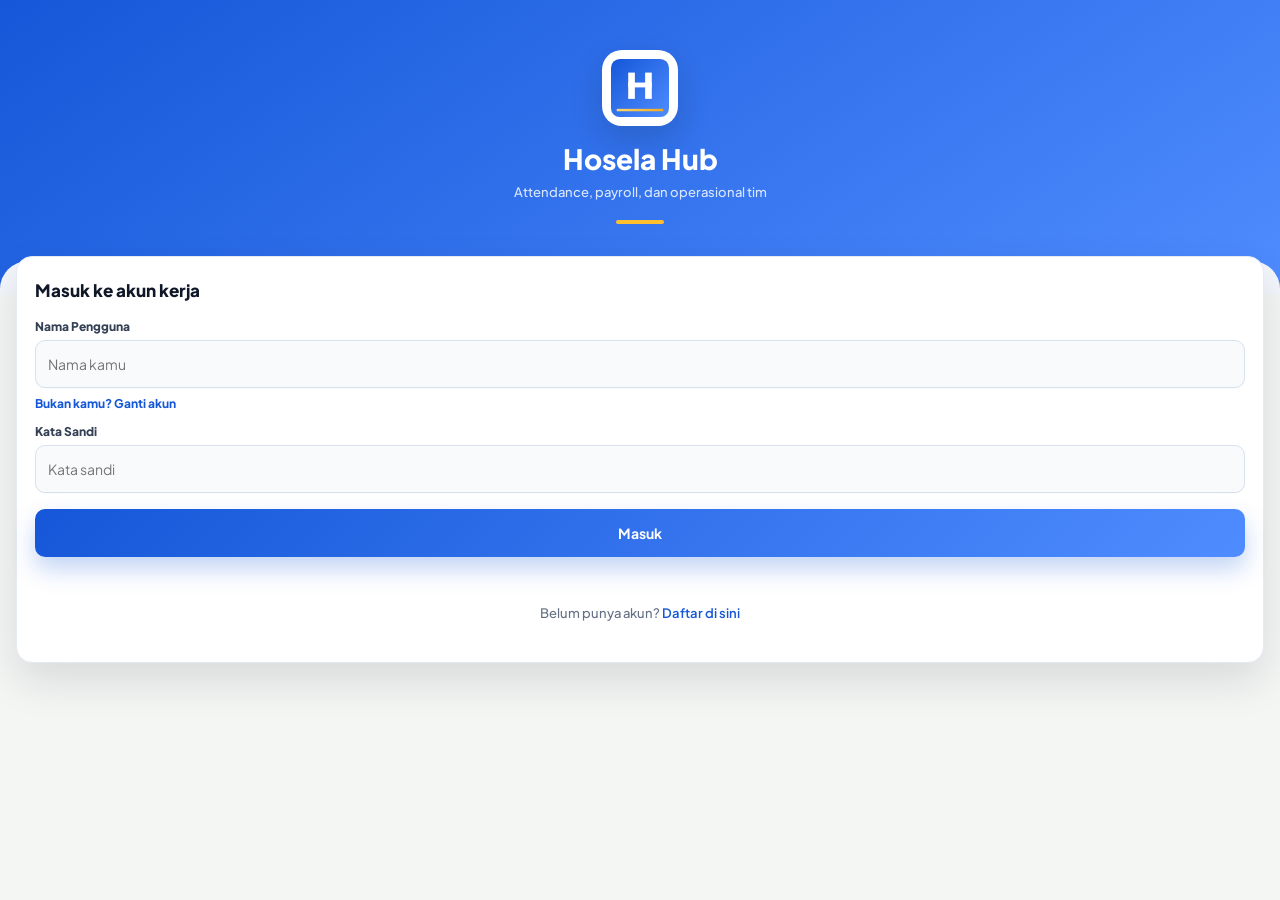
<file: index.html>
<!DOCTYPE html>
<html lang="id">
<head>
<meta charset="UTF-8">
<meta name="viewport" content="width=device-width, initial-scale=1.0, maximum-scale=1.0, user-scalable=no">
<title>Hosela Hub</title>
<link rel="icon" type="image/svg+xml" href="assets/logo-icon.svg?v=3">
<link rel="shortcut icon" type="image/png" href="assets/logo.png?v=3">
<link rel="preconnect" href="https://fonts.googleapis.com">
<link rel="preconnect" href="https://fonts.gstatic.com" crossorigin>
<link href="https://fonts.googleapis.com/css2?family=Plus+Jakarta+Sans:wght@400;500;600;700;800&display=swap" rel="stylesheet">
<link rel="stylesheet" href="css/style.css?v=20260930b">






<link rel="manifest" href="manifest.webmanifest?v=20260930b">
<meta name="theme-color" content="#1557d8">
<meta name="apple-mobile-web-app-capable" content="yes">
<meta name="apple-mobile-web-app-status-bar-style" content="black-translucent">
<meta name="apple-mobile-web-app-title" content="Hosela Hub">
<link rel="apple-touch-icon" href="[data-uri]">
</head>
<body>
<div id="app-wrap">
<div id="loading">
 <div class="loading-logo"><img class="brand-logo-img" src="assets/logo-icon.svg?v=2" alt="Hosela Hub"></div>
 <div class="loading-title">Hosela Hub</div>
 <div class="loading-sub">Portal Internal Tim</div>
 <div class="loading-bar"><div class="loading-progress"></div></div>
</div>
<div class="toast" id="toast"></div>

<!-- LOGIN -->
<div class="screen" id="s-login">
 <div class="statusbar"></div>
 <div class="login-top">
 <div class="login-logo"><img class="brand-logo-img" src="assets/logo-icon.svg?v=2" alt="Hosela Hub"></div>
 <div class="login-title">Hosela Hub</div>
 <div class="login-sub">Attendance, payroll, dan operasional tim</div>
 <div class="gold-bar-center"></div>
 </div>
 <div class="login-body">
 <div class="pin-label">Masuk ke akun kerja</div>
 <div class="form-group" id="username-group">
 <label class="form-label">Nama Pengguna</label>
 <input type="text" class="form-input" id="login-username" placeholder="Nama kamu" autocomplete="username">
 <div style="font-size:11px;color:var(--blue);margin-top:4px;cursor:pointer" onclick="gantiAkun()">Bukan kamu? Ganti akun</div>
 </div>
 <div class="form-group">
 <label class="form-label">Kata Sandi</label>
 <input type="password" class="form-input" id="login-password" placeholder="Kata sandi" autocomplete="current-password" onkeydown="if(event.key==='Enter')doLogin()">
 </div>
 <div id="pin-spinner" style="display:none;justify-content:center;margin:8px 0">
 <div style="width:28px;height:28px;border:3px solid rgba(14,79,163,0.2);border-top:3px solid #0e4fa3;border-radius:50%;animation:spin .7s linear infinite"></div>
 </div>
 <button class="btn btn-primary" id="login-btn" onclick="doLogin()">Masuk</button>
 <div class="pin-error" id="pin-error"></div>
 <div style="text-align:center;margin-top:14px">
  <span style="font-size:13px;color:var(--text-muted)">Belum punya akun? </span>
  <span style="font-size:13px;color:var(--blue);cursor:pointer;font-weight:600" onclick="goTo('s-daftar')">Daftar di sini</span>
 </div>
 </div>
</div>

<!-- SCREEN DAFTAR AKUN -->
<div class="screen" id="s-daftar">
 <div class="statusbar"></div>
 <div class="login-top">
  <div class="login-logo"><img class="brand-logo-img" src="assets/logo-icon.svg?v=2" alt="Hosela Hub"></div>
  <div class="login-title">Daftar Akun</div>
  <div class="login-sub">Isi data diri untuk mendaftar</div>
  <div class="gold-bar-center"></div>
 </div>
 <div class="login-body">
  <div class="form-group">
   <label class="form-label">Nama Lengkap <span style="color:#dc2626">*</span></label>
   <input type="text" class="form-input" id="daftar-nama" placeholder="Nama lengkap kamu" autocomplete="off">
  </div>
  <div class="form-group">
   <label class="form-label">Bagian <span style="color:#dc2626">*</span></label>
   <select class="form-input" id="daftar-bagian" onchange="onDaftarBagianChange()">
    <option value="">Memuat...</option>
   </select>
  </div>
  <div class="form-group">
   <label class="form-label">Jabatan <span style="color:#dc2626">*</span></label>
   <select class="form-input" id="daftar-jabatan">
    <option value="">-- Pilih Bagian dulu --</option>
   </select>
  </div>
  <div class="form-group">
   <label class="form-label">Kata Sandi <span style="color:#dc2626">*</span></label>
   <input type="password" class="form-input" id="daftar-sandi" placeholder="Buat kata sandi" autocomplete="new-password">
  </div>
  <div class="form-group">
   <label class="form-label">Konfirmasi Kata Sandi <span style="color:#dc2626">*</span></label>
   <input type="password" class="form-input" id="daftar-sandi2" placeholder="Ulangi kata sandi" autocomplete="new-password">
  </div>
  <div id="daftar-spinner" style="display:none;justify-content:center;margin:8px 0">
   <div style="width:28px;height:28px;border:3px solid rgba(14,79,163,0.2);border-top:3px solid #0e4fa3;border-radius:50%;animation:spin .7s linear infinite"></div>
  </div>
  <button class="btn btn-primary" id="daftar-btn" onclick="submitDaftarAkun()">Kirim Pendaftaran</button>
  <div class="pin-error" id="daftar-error" style="text-align:center"></div>
  <div style="text-align:center;margin-top:14px">
   <span style="font-size:13px;color:var(--text-muted)">Sudah punya akun? </span>
   <span style="font-size:13px;color:var(--blue);cursor:pointer;font-weight:600" onclick="goTo('s-login')">Masuk</span>
  </div>
 </div>
</div>

<!-- SIDE MENU OVERLAY -->
<div id="side-menu-overlay" onclick="closeSideMenu()" style="display:none;position:fixed;inset:0;background:rgba(0,0,0,0.4);z-index:1000"></div>
<div id="side-menu" style="display:none;position:fixed;top:0;right:0;width:75%;max-width:280px;height:100%;background:#fff;z-index:1001;box-shadow:-4px 0 20px rgba(0,0,0,0.2);flex-direction:column;overflow-y:auto;transform:translateX(100%);transition:transform .28s cubic-bezier(.4,0,.2,1)">
 <div style="background:var(--blue);padding:32px 20px 20px;color:#fff">
 <div style="font-size:24px;font-weight:800" id="sm-nama">?</div>
 <div style="font-size:12px;opacity:.8" id="sm-jabatan">?</div>
 </div>
 <div style="padding:16px;flex:1">
 <div onclick="openPanduan()" style="display:flex;align-items:center;gap:12px;padding:12px;border-radius:8px;cursor:pointer;margin-bottom:4px" onmouseover="this.style.background='#f1f5f9'" onmouseout="this.style.background='transparent'">
 <span class="side-icon side-book"></span><div><div style="font-size:13px;font-weight:600">Panduan Aplikasi</div><div style="font-size:11px;color:var(--text-muted)">Cara penggunaan Hosela Hub</div></div>
 </div>
 <div onclick="bukaEmailSettings()" style="display:flex;align-items:center;gap:12px;padding:12px;border-radius:8px;cursor:pointer;margin-bottom:4px" onmouseover="this.style.background='#f1f5f9'" onmouseout="this.style.background='transparent'">
 <span class="side-icon side-mail"></span><div><div style="font-size:13px;font-weight:600">Email Saya</div><div style="font-size:11px;color:var(--text-muted)" id="sm-email">Belum diisi</div></div>
 </div>
 <div id="install-app-row" onclick="installApp()" style="display:none;align-items:center;gap:12px;padding:12px;border-radius:8px;cursor:pointer;margin-bottom:4px" onmouseover="this.style.background='#f1f5f9'" onmouseout="this.style.background='transparent'">
 <span class="side-icon side-install"></span><div><div style="font-size:13px;font-weight:600">Install Aplikasi</div><div style="font-size:11px;color:var(--text-muted)">Tambahkan ke layar utama</div></div>
 </div>
 <div id="sm-email-form" style="display:none;background:#f7f9fc;border-radius:8px;padding:12px;margin-bottom:8px">
 <input type="email" id="sm-email-input" class="form-input" placeholder="email@gmail.com" style="margin-bottom:8px">
 <button class="btn btn-primary" style="width:100%;padding:8px;font-size:12px" onclick="simpanEmail()">Simpan Email</button>
 </div>
 </div>
 <div style="padding:16px;border-top:1px solid var(--gray-border)">
 <button onclick="doLogout()" style="width:100%;padding:12px;background:#fee2e2;color:#dc2626;border:none;border-radius:8px;font-weight:700;font-size:13px;cursor:pointer"> Logout</button>
 </div>
</div>

<!-- HOME -->
<div class="screen" id="s-home">
 <div class="statusbar"></div>
 <div class="home-hero">
 <button class="home-refresh-btn" onclick="refreshHomeData()" aria-label="Refresh data"></button>
 <button class="home-menu-btn" onclick="openSideMenu()" aria-label="Buka menu"></button>
 <div class="home-greeting">Selamat datang,</div>
 <div class="home-name" id="home-name">?</div>
 <select class="desktop-lang-select" id="desktop-lang-select" onchange="setAppLanguage(this.value)" aria-label="Pilih bahasa">
  <option value="id">Bahasa Indonesia</option>
  <option value="en">English</option>
  <option value="zh">中文</option>
 </select>
 <div id="home-jabatan-badge"></div>
 <div id="home-quote" style="font-size:12px;color:rgba(255,255,255,0.75);font-weight:400;margin-top:8px;font-style:italic;line-height:1.5"></div>
 <div class="ann-banner" onclick="goTo('s-pengumuman')" id="home-ann-banner" style="display:none">
 <div class="ann-dot"></div>
 <div class="ann-text" id="home-ann-text"></div>
 <span style="color:rgba(255,255,255,.6);font-size:16px">?</span>
 </div>
 </div>
 <div class="content">
 <section class="desktop-dashboard-hero">
  <div>
   <div class="desktop-hero-kicker" data-i18n="desktopHeroKicker">Ringkasan Operasional</div>
   <h2 data-i18n="desktopHeroTitle">Hosela Dashboard</h2>
   <p data-i18n="desktopHeroSub">Pantau absensi, KPI, payroll, pengumuman, dan aktivitas tim dalam satu layar kerja.</p>
  </div>
  <div class="desktop-hero-metrics">
   <button type="button" onclick="goTo('s-catatan-kehadiran')"><span></span><b data-i18n="metricAttendance">Absensi</b><small data-i18n="metricAttendanceSub">Riwayat tim</small></button>
   <button type="button" onclick="goTo('s-kpi-check')"><span></span><b data-i18n="metricKpi">KPI</b><small data-i18n="metricKpiSub">Checklist</small></button>
   <button type="button" onclick="goTo('s-payroll')"><span></span><b data-i18n="metricPayroll">Payroll</b><small data-i18n="metricPayrollSub">Slip gaji</small></button>
  </div>
 </section>
 <div class="home-clock-card">
 <div class="home-clock-head">
 <div>
 <div class="home-clock-label">Waktu sekarang</div>
 <div class="home-clock-date" id="home-clock-date">?</div>
 </div>
 <div class="home-clock-logo"><img src="assets/logo-icon.svg?v=2" alt="Hosela Hub"></div>
 </div>
 <div class="home-clock-time" id="home-clock-time">--:--:--</div>
 <button class="home-clock-action" onclick="goTo('s-absensi-camera')">
 <span class="home-clock-fingerprint"></span>
 <span>Absensi Kamera</span>
 </button>
 </div>
 <!-- Banner anomali tap -->
 <div id="anomali-banner" style="display:none;background:#dc2626;border-radius:10px;padding:12px 14px;margin-bottom:10px;cursor:pointer" onclick="goTo('s-notifikasi')">
 <div style="display:flex;align-items:center;gap:8px">
 <span style="font-size:18px"></span>
 <div style="flex:1">
 <div style="font-size:12px;font-weight:700;color:#fff" id="anomali-banner-title">Perhatian! Ada tap fingerprint yang perlu dikonfirmasi</div>
 <div style="font-size:11px;color:rgba(255,255,255,0.85);margin-top:2px" id="anomali-banner-sub">Segera menghadap Finance sebelum batas waktu atau kena denda</div>
 </div>
 <span style="color:rgba(255,255,255,0.7);font-size:16px">?</span>
 </div>
 </div>

 <!-- Bintang Bulan Ini ? COMPACT -->
 <div id="reward-section"></div>

 <!-- Kartu Profil ? DOMINAN -->
 <div id="profile-card"></div>

 <div class="menu-grid" id="home-menu"></div>
 </div>
 <div class="navbar">
 <div class="nav-item active" onclick="goTo('s-home')"><div class="nav-icon"></div><div class="nav-label">Beranda</div></div>
 <div class="nav-item" onclick="goTo('s-jobdesk')"><div class="nav-icon"></div><div class="nav-label">Jobdesk</div></div>
 <div class="nav-item" onclick="goTo('s-pengumuman')"><div class="nav-icon"></div><div class="nav-label">Pengumuman</div></div>
 <div class="nav-item" onclick="goTo('s-ide')"><div class="nav-icon"></div><div class="nav-label">Ide Tim</div></div>
 </div>
</div>

<!-- JOBDESK LIST -->
<div class="screen" id="s-jobdesk">
 <div class="statusbar"></div>
 <div class="header">
 <div class="header-row"><button class="back-btn" onclick="goTo('s-home')">?</button><div><h1>Jobdesk</h1><p>Pilih bagian</p></div></div>
 <div class="gold-line"></div>
 </div>
 <div class="content" id="jobdesk-list"></div>
 <div class="navbar">
 <div class="nav-item" onclick="goTo('s-home')"><div class="nav-icon"></div><div class="nav-label">Beranda</div></div>
 <div class="nav-item active"><div class="nav-icon"></div><div class="nav-label" style="color:var(--blue)">Jobdesk</div></div>
 <div class="nav-item" onclick="goTo('s-pengumuman')"><div class="nav-icon"></div><div class="nav-label">Pengumuman</div></div>
 <div class="nav-item" onclick="goTo('s-ide')"><div class="nav-icon"></div><div class="nav-label">Ide Tim</div></div>
 </div>
</div>

<!-- STAFF LIST -->
<div class="screen" id="s-staff">
 <div class="statusbar"></div>
 <div class="header">
 <div class="header-row"><button class="back-btn" onclick="goTo('s-jobdesk')">?</button><div><h1 id="staff-bagian-title">?</h1><p>Pilih nama kamu</p></div></div>
 <div class="gold-line"></div>
 </div>
 <div class="content" id="staff-list"></div>
 <div class="navbar">
 <div class="nav-item" onclick="goTo('s-home')"><div class="nav-icon"></div><div class="nav-label">Beranda</div></div>
 <div class="nav-item active"><div class="nav-icon"></div><div class="nav-label" style="color:var(--blue)">Jobdesk</div></div>
 <div class="nav-item" onclick="goTo('s-pengumuman')"><div class="nav-icon"></div><div class="nav-label">Pengumuman</div></div>
 <div class="nav-item" onclick="goTo('s-ide')"><div class="nav-icon"></div><div class="nav-label">Ide Tim</div></div>
 </div>
</div>

<!-- JOBDESK DETAIL -->
<div class="screen" id="s-detail">
 <div class="statusbar"></div>
 <div class="header">
 <div class="header-row"><button class="back-btn" onclick="goTo('s-staff')">?</button><div><h1 id="detail-nama">?</h1><p id="detail-jabatan">?</p></div></div>
 <div style="display:flex;gap:6px;margin-top:8px" id="detail-badges"></div>
 </div>
 <div class="content">
 <div class="card">
 <div class="card-title"><div class="card-dot"></div>Jobdesk & Tanggung Jawab</div>
 <div id="detail-jobdesk-content"><div class="empty-state" style="padding:10px"><div style="font-size:12px">Jobdesk belum tersedia.</div></div></div>
 <a id="detail-doc-link" href="#" target="_blank" style="display:none;margin-top:10px;text-align:center;font-size:12px;color:var(--blue);font-weight:600;padding:8px;border:1px solid var(--blue);border-radius:8px;text-decoration:none"> Buka Dokumen Lengkap</a>
 </div>
 <div class="card" style="margin-top:10px">
 <button class="btn btn-primary" style="width:100%" onclick="goTo('s-catatan-kehadiran')">Lihat Catatan Kehadiran</button>
 </div>
 </div>
 <div class="navbar">
 <div class="nav-item" onclick="goTo('s-home')"><div class="nav-icon"></div><div class="nav-label">Beranda</div></div>
 <div class="nav-item active"><div class="nav-icon"></div><div class="nav-label" style="color:var(--blue)">Jobdesk</div></div>
 <div class="nav-item" onclick="goTo('s-pengumuman')"><div class="nav-icon"></div><div class="nav-label">Pengumuman</div></div>
 <div class="nav-item" onclick="goTo('s-ide')"><div class="nav-icon"></div><div class="nav-label">Ide Tim</div></div>
 </div>
</div>

<!-- PENGUMUMAN -->
<div class="screen" id="s-pengumuman">
 <div class="statusbar"></div>
 <div class="header">
 <div class="header-row"><button class="back-btn" onclick="goTo('s-home')">?</button><div><h1>Pengumuman</h1><p>Info terbaru dari owner</p></div></div>
 <div class="gold-line"></div>
 </div>
 <div class="content" id="pengumuman-list"><div class="empty-state"><div class="empty-icon"></div>Memuat...</div></div>
 <div class="navbar">
 <div class="nav-item" onclick="goTo('s-home')"><div class="nav-icon"></div><div class="nav-label">Beranda</div></div>
 <div class="nav-item" onclick="goTo('s-jobdesk')"><div class="nav-icon"></div><div class="nav-label">Jobdesk</div></div>
 <div class="nav-item active"><div class="nav-icon"></div><div class="nav-label" style="color:var(--blue)">Pengumuman</div></div>
 <div class="nav-item" onclick="goTo('s-ide')"><div class="nav-icon"></div><div class="nav-label">Ide Tim</div></div>
 </div>
</div>

<!-- BUAT PENGUMUMAN -->
<div class="screen" id="s-tambah-pengumuman">
 <div class="statusbar"></div>
 <div class="header">
 <div class="header-row"><button class="back-btn" onclick="goTo('s-home')">?</button><div><h1>Buat Pengumuman</h1><p>Tambah info untuk tim</p></div></div>
 <div class="gold-line"></div>
 </div>
 <div class="content">
 <div class="card">
 <div class="form-group"><label class="form-label">Judul</label><input type="text" class="form-input" id="peng-judul" placeholder="Judul pengumuman"></div>
 <div class="form-group"><label class="form-label">Isi</label><textarea class="form-input" id="peng-isi" placeholder="Isi pengumuman..." style="height:100px"></textarea></div>
 <div class="form-group"><label class="form-label">Kategori</label>
 <select class="form-input" id="peng-kategori"><option value="PENTING">PENTING</option><option value="INFO">INFO</option><option value="UMUM">UMUM</option></select>
 </div>
 <div class="form-group"><label class="form-label">Ditujukan untuk</label>
 <select class="form-input" id="peng-target"><option value="ALL">Semua Tim</option><option value="Live">Live Streaming</option><option value="Packing">Packing</option><option value="Ecommerce">E-commerce</option><option value="Finance">Finance</option></select>
 </div>
 <button class="btn btn-primary" onclick="submitPengumuman()">Kirim Pengumuman</button>
 </div>
 </div>
</div>

<!-- IDE TIM -->
<div class="screen" id="s-ide">
 <div class="statusbar"></div>
 <div class="header">
 <div class="header-row"><button class="back-btn" onclick="goTo('s-home')">?</button><div><h1>Ide Tim</h1><p>Sampaikan ide terbaikmu</p></div></div>
 <div class="gold-line"></div>
 </div>
 <div class="content">
 <div class="card" style="margin-bottom:12px">
 <div class="card-title"><div class="card-dot"></div>Tulis Ide Baru</div>
 <div class="form-group"><label class="form-label">Judul Ide</label><input type="text" class="form-input" id="ide-judul" placeholder="Judul singkat ideamu"></div>
 <div class="form-group"><label class="form-label">Deskripsi</label><textarea class="form-input" id="ide-deskripsi" placeholder="Jelaskan ideamu..."></textarea></div>
 <button class="btn btn-primary" onclick="submitIde()">Kirim Ide</button>
 </div>
 <div class="section-label">Ide Masuk</div>
 <div id="ide-list"><div class="empty-state"><div class="empty-icon"></div>Memuat...</div></div>
 </div>
 <div class="navbar">
 <div class="nav-item" onclick="goTo('s-home')"><div class="nav-icon"></div><div class="nav-label">Beranda</div></div>
 <div class="nav-item" onclick="goTo('s-jobdesk')"><div class="nav-icon"></div><div class="nav-label">Jobdesk</div></div>
 <div class="nav-item" onclick="goTo('s-pengumuman')"><div class="nav-icon"></div><div class="nav-label">Pengumuman</div></div>
 <div class="nav-item active"><div class="nav-icon"></div><div class="nav-label" style="color:var(--blue)">Ide Tim</div></div>
 </div>
</div>

<!-- PERATURAN -->
<div class="screen" id="s-peraturan">
 <div class="statusbar"></div>
 <div class="header">
 <div class="header-row"><button class="back-btn" onclick="goTo('s-home')">?</button><div><h1>Peraturan</h1><p>Tata tertib kantor Hosela</p></div></div>
 <div class="gold-line"></div>
 </div>
 <div class="content">
 <div id="peraturan-notif-btn" style="display:none;margin-bottom:10px">
 <button class="btn btn-gold" style="width:100%;padding:10px;font-size:12px" onclick="kirimNotifPeraturan()"> Kirim Notif Peraturan Baru ke Tim</button>
 </div>
 <div id="peraturan-content">
 <div class="empty-state"><div class="empty-icon"></div>Memuat...</div>
 </div>
 </div>
</div>

<!-- KALENDER LIBUR -->
<div class="screen" id="s-kalender">
 <div class="statusbar"></div>
 <div class="header">
 <div class="header-row"><button class="back-btn" onclick="goTo('s-home')">?</button><div><h1>Kalender Libur</h1><p>Kelola hari libur difasilitasi</p></div></div>
 <div class="gold-line"></div>
 </div>
 <div class="content">
 <div class="card" style="margin-bottom:12px">
 <div class="card-title"><div class="card-dot"></div>Tambah Hari Libur</div>
 <div class="form-group"><label class="form-label">Tanggal</label><input type="date" class="form-input" id="libur-tgl"></div>
 <div class="form-group"><label class="form-label">Nama Hari Libur</label><input type="text" class="form-input" id="libur-nama" placeholder="Contoh: Idul Fitri H-1"></div>
 <button class="btn btn-primary" id="btn-add-libur" onclick="submitLibur()">Tambah</button>
 </div>
 <div class="section-label">Daftar Hari Libur Difasilitasi</div>
 <div id="kalender-list"><div class="empty-state"><div class="empty-icon"></div>Memuat...</div></div>
 </div>
</div>

<!-- KELOLA KARYAWAN -->
<div class="screen" id="s-manage-users">
 <div class="statusbar"></div>
 <div class="header">
 <div class="header-row"><button class="back-btn" onclick="goTo('s-home')">?</button><div><h1>Kelola Karyawan</h1><p>Aktif / Nonaktif akses</p></div><button class="btn btn-primary btn-sm" style="margin-left:auto;white-space:nowrap" onclick="goTo('s-tambah-karyawan')">+ Tambah</button></div>
 <div class="gold-line"></div>
 </div>
 <div class="content" id="users-list"><div class="empty-state"><div class="empty-icon"></div>Memuat...</div></div>
</div>

<!-- TAMBAH KARYAWAN BARU -->
<div class="screen" id="s-tambah-karyawan">
 <div class="statusbar"></div>
 <div class="header">
 <div class="header-row"><button class="back-btn" onclick="goTo('s-manage-users')">?</button><div><h1>Tambah Karyawan</h1><p>Daftarkan anggota baru</p></div></div>
 <div class="gold-line"></div>
 </div>
 <div class="content">
 <div class="form-group"><label class="form-label">Nama Lengkap</label><input type="text" class="form-input" id="tk-nama" placeholder="Nama karyawan baru" autocomplete="off"></div>
 <div class="form-group"><label class="form-label">Bagian</label><input type="text" class="form-input" id="tk-bagian" placeholder="Contoh: Packing, Live, Ecommerce"></div>
 <div class="form-group"><label class="form-label">Jabatan</label><input type="text" class="form-input" id="tk-jabatan" placeholder="Contoh: Staff, Kepala Tim"></div>
 <div class="form-group"><label class="form-label">Email <span style="color:var(--muted);font-weight:400">(opsional)</span></label><input type="email" class="form-input" id="tk-email" placeholder="email@gmail.com"></div>
 <div style="background:#fffbeb;border:1px solid #fcd34d;border-radius:10px;padding:12px;margin-bottom:16px;font-size:13px;color:#92400e">Password default: <b>hosela</b> &mdash; karyawan wajib ganti setelah login pertama.</div>
 <button class="btn btn-primary" id="tk-btn" onclick="submitTambahKaryawan()">Daftarkan Karyawan</button>
 <div id="tk-error" class="pin-error"></div>
 </div>
</div>

<!-- ABSENSI UPLOAD (Finance) -->
<div class="screen" id="s-absensi-upload">
 <div class="statusbar"></div>
 <div class="header">
 <div class="header-row"><button class="back-btn" onclick="goTo('s-home')">?</button><div><h1>Upload Absensi</h1><p>Data fingerprint mingguan</p></div></div>
 <div class="gold-line"></div>
 </div>
 <div class="content">
 <div class="card" style="margin-bottom:12px">
 <div class="card-title"><div class="card-dot"></div>Cara Upload Data</div>
 <div style="display:flex;gap:10px;margin-bottom:10px;align-items:flex-start">
 <div class="step-num" style="background:var(--blue)">1</div>
 <div style="font-size:12px;color:var(--text-dark);line-height:1.5">Export file Excel dari mesin fingerprint seperti biasa</div>
 </div>
 <div style="display:flex;gap:10px;margin-bottom:10px;align-items:flex-start">
 <div class="step-num" style="background:var(--blue)">2</div>
 <div style="font-size:12px;color:var(--text-dark);line-height:1.5">Buka file Excel di komputer</div>
 </div>
 <div style="display:flex;gap:10px;margin-bottom:10px;align-items:flex-start">
 <div class="step-num" style="background:var(--blue)">3</div>
 <div style="font-size:12px;color:var(--text-dark);line-height:1.5">Pilih semua <b>(Ctrl+A)</b> ? Salin <b>(Ctrl+C)</b></div>
 </div>
 <div style="display:flex;gap:10px;margin-bottom:10px;align-items:flex-start">
 <div class="step-num" style="background:var(--blue)">4</div>
 <div style="font-size:12px;color:var(--text-dark);line-height:1.5">Buka Google Sheets <b>Hosela Hub ? Database</b> ? tab <b>ABSENSI_UPLOAD</b></div>
 </div>
 <div style="display:flex;gap:10px;margin-bottom:10px;align-items:flex-start">
 <div class="step-num" style="background:var(--blue)">5</div>
 <div style="font-size:12px;color:var(--text-dark);line-height:1.5">Klik cell <b>A1</b> ? Tempel <b>(Ctrl+V)</b></div>
 </div>
 <div style="display:flex;gap:10px;align-items:flex-start">
 <div class="step-num" style="background:var(--gold)">6</div>
 <div style="font-size:12px;color:var(--text-dark);line-height:1.5">Kembali ke sini dan klik <b>Proses Data</b> di bawah</div>
 </div>
 </div>
 <div id="upload-result" style="display:none;border-radius:10px;padding:12px;margin-bottom:10px;border:1px solid">
 <div style="font-size:13px;font-weight:600;margin-bottom:4px" id="upload-result-title"></div>
 <div style="font-size:11px;line-height:1.5" id="upload-result-msg"></div>
 </div>
 <button class="btn btn-primary" id="proses-btn" onclick="prosesAbsensi()">Proses Data Absensi</button>
 <div style="margin-top:10px;padding:10px;background:var(--blue-light);border-radius:8px">
 <div style="font-size:11px;color:#1d4ed8;line-height:1.6"> Sistem otomatis menghitung kehadiran, keterlambatan, absen, dan lembur. Sheet ABSENSI_UPLOAD akan dikosongkan setelah selesai.</div>
 </div>
 </div>
</div>

<!-- LAPORAN ABSENSI (Owner) -->
<div class="screen" id="s-laporan-absensi">
 <div class="statusbar"></div>
 <div class="header">
 <div class="header-row"><button class="back-btn" onclick="goTo('s-home')">?</button><div><h1>Laporan Absensi</h1><p id="laporan-minggu-label">Minggu terbaru</p></div></div>
 <div class="gold-line"></div>
 </div>
 <div class="content" id="laporan-list"><div class="empty-state"><div class="empty-icon"></div>Memuat...</div></div>
</div>

<!-- KPI CHECK -->
<div class="screen" id="s-kpi-check">
 <div class="statusbar"></div>
 <div class="header">
 <div class="header-row"><button class="back-btn" onclick="goTo('s-home')">?</button><div><h1>KPI Checklist</h1><p id="kpi-check-minggu">Minggu ini</p></div></div>
 <div class="gold-line"></div>
 </div>
 <div class="content" id="kpi-check-content">
 <div class="empty-state"><div class="empty-icon"></div>Memuat...</div>
 </div>
</div>

<!-- PAPAN PERINGKAT -->
<div class="screen" id="s-papan-peringkat">
 <div class="statusbar"></div>
 <div class="header">
 <div class="header-row"><button class="back-btn" onclick="goTo('s-home')">?</button><div><h1>Papan Peringkat</h1><p>Kinerja tim bulan ini</p></div></div>
 <div class="gold-line"></div>
 </div>
 <div class="content" id="papan-content">
 <div class="empty-state"><div class="empty-icon"></div>Memuat...</div>
 </div>
</div>

<!-- GANTI PIN -->
<div class="screen" id="s-ganti-pin">
 <div class="statusbar"></div>
 <div class="header">
 <div class="header-row"><button class="back-btn" onclick="goTo('s-home')">?</button><div><h1>Ganti Sandi</h1><p>Ubah kata sandi kamu</p></div></div>
 <div class="gold-line"></div>
 </div>
 <div class="content">
 <div class="card">
 <div class="form-group">
 <label class="form-label">Sandi Lama</label>
 <input type="password" class="form-input" id="pin-lama" placeholder="Masukkan sandi lama" autocomplete="current-password">
 </div>
 <div class="form-group">
 <label class="form-label">Sandi Baru</label>
 <input type="password" class="form-input" id="pin-baru" placeholder="Masukkan sandi baru" autocomplete="new-password">
 </div>
 <div class="form-group">
 <label class="form-label">Konfirmasi Sandi Baru</label>
 <input type="password" class="form-input" id="pin-konfirm" placeholder="Ulangi sandi baru" autocomplete="new-password">
 </div>
 <button class="btn btn-primary" onclick="submitGantiPIN()">Simpan Sandi Baru</button>
 </div>
 </div>
</div>

<!-- PAKSA GANTI PIN (login pertama kali) -->
<div class="screen" id="s-paksa-ganti-pin">
 <div class="statusbar"></div>
 <div style="background:var(--blue);padding:30px 24px;text-align:center;flex-shrink:0">
 <div style="font-size:36px;margin-bottom:8px"></div>
 <div style="font-size:18px;font-weight:700;color:#fff">Buat Kata Sandi</div>
 <div style="font-size:12px;color:rgba(255,255,255,0.7);margin-top:6px">Ini pertama kali kamu login.<br>Buat kata sandi pribadi sekarang.</div>
 <div style="height:3px;background:var(--gold);width:40px;margin:12px auto 0;border-radius:2px"></div>
 </div>
 <div class="content" style="background:var(--gray-bg)">
 <div class="card">
 <div class="form-group">
 <label class="form-label">Sandi Baru</label>
 <input type="password" class="form-input" id="paksa-pin-baru" placeholder="Masukkan kata sandi baru" autocomplete="new-password">
 </div>
 <div class="form-group">
 <label class="form-label">Konfirmasi Sandi Baru</label>
 <input type="password" class="form-input" id="paksa-pin-konfirm" placeholder="Ulangi kata sandi baru" autocomplete="new-password">
 </div>
 <div style="background:var(--blue-light);border-radius:8px;padding:10px;margin-bottom:12px;font-size:11px;color:#1d4ed8">
 Kata sandi digunakan untuk login ke Hosela Hub. Jangan bagikan ke siapapun.
 </div>
 <button class="btn btn-primary" onclick="submitPaksaGantiPIN()" id="paksa-btn">Simpan & Masuk</button>
 </div>
 </div>
</div>

<!-- SUBMIT IZIN -->
<div class="screen" id="s-absensi-camera">
 <div class="statusbar"></div>
 <div class="header">
 <div class="header-row"><button class="back-btn" onclick="goTo('s-home')">?</button><div><h1>Absensi Kamera</h1><p>Foto selfie dan lokasi kantor</p></div></div>
 <div class="gold-line"></div>
 </div>
 <div class="content">
 <div class="card camera-card">
 <div class="camera-preview">
 <video id="attendance-video" autoplay playsinline muted></video>
 <canvas id="attendance-canvas" style="display:none"></canvas>
 <img id="attendance-photo-preview" alt="" style="display:none">
 <div id="attendance-camera-placeholder">Kamera belum aktif</div>
 </div>
 <div class="camera-actions">
 <button class="btn btn-primary" id="camera-start-btn" onclick="startAttendanceCamera()">Aktifkan Kamera</button>
 <button class="btn btn-gold" id="camera-capture-btn" onclick="captureAttendancePhoto()" disabled>Ambil Foto</button>
 </div>
 </div>
 <div class="card">
 <div class="card-title"><div class="card-dot"></div>Detail Absensi</div>
 <div class="form-group">
 <label class="form-label">Tipe Absensi</label>
 <select id="attendance-type" class="form-input">
 <option value="MASUK">Masuk</option>
 <option value="PULANG">Pulang</option>
 </select>
 </div>
 <div id="attendance-location-status" class="camera-status">Lokasi belum dibaca</div>
 <button class="btn btn-primary" id="attendance-submit-btn" onclick="submitAttendanceCamera()" disabled>Kirim Absensi</button>
 <div class="camera-note">Absensi akan ditolak jika lokasi berada di luar radius kantor. Data foto disimpan di Google Drive, bukan di cell Sheet.</div>
 </div>
 <div class="card">
 <div class="card-title"><div class="card-dot"></div>Status Hari Ini</div>
 <div id="attendance-today"><div class="empty-state"><div class="empty-icon"></div>Memuat...</div></div>
 </div>
 </div>
</div>

<!-- SUBMIT IZIN -->
<div class="screen" id="s-izin">
 <div class="statusbar"></div>
 <div class="header">
 <div class="header-row"><button class="back-btn" onclick="goTo('s-home')">?</button><div><h1>Izin / Sakit</h1><p>Ajukan ketidakhadiran</p></div></div>
 <div class="gold-line"></div>
 </div>
 <div class="content">
 <div class="card">
 <div class="card-title"><div class="card-dot"></div>Ajukan Izin / Sakit</div>
 <div style="background:#fff7ed;border:1px solid #fed7aa;border-radius:8px;padding:10px;margin-bottom:12px;font-size:11px;color:#92400e;line-height:1.6">
 <b> Perhatian:</b><br>
 Pengajuan izin sakit hanya dapat diproses jika diajukan <b>pada hari yang sama</b> dengan tanggal tidak masuk.<br>
 Pengajuan yang terlambat berhak <b>ditolak</b> oleh Finance.
 </div>
 <input type="date" class="form-input" id="izin-tanggal">
 </div>
 <div class="form-group">
 <label class="form-label">Jenis</label>
 <select class="form-input" id="izin-jenis" onchange="toggleFotoField(this.value)">
 <option value="SAKIT">Sakit</option>
 <option value="IZIN">Izin</option>
 </select>
 </div>
 <div class="form-group">
 <label class="form-label">Keterangan</label>
 <textarea class="form-input" id="izin-keterangan" rows="3" placeholder="Jelaskan alasan ketidakhadiran..."></textarea>
 </div>
 <div class="form-group" id="foto-group">
 <label class="form-label"> Link Surat Dokter <span style="color:#dc2626">*Wajib untuk SAKIT</span></label>
 <div style="background:#fffbeb;border:1px solid #fde68a;border-radius:8px;padding:10px;margin-bottom:8px;font-size:11px;color:#92400e;line-height:1.6">
 <b>Cara upload foto surat dokter:</b><br>
 1. Foto surat dokter dari HP kamu<br>
 2. Upload ke <b>Google Drive</b><br>
 3. Klik kanan file ? <b>Bagikan</b> ? pilih <b>"Siapa saja yang punya link"</b><br>
 4. Klik <b>Salin link</b> ? paste di kolom di bawah
 </div>
 <input type="url" class="form-input" id="izin-foto" placeholder="https://drive.google.com/file/d/...">
 </div>
 <button class="btn btn-primary" onclick="submitIzin()">Kirim Pengajuan</button>
 </div>
 <div class="card" style="margin-top:10px">
 <div class="card-title"><div class="card-dot"></div>Riwayat Pengajuan</div>
 <div id="izin-history"><div class="empty-state">Memuat...</div></div>
 </div>
 </div>
</div>

<!-- KELOLA IZIN (Finance/Owner) -->
<div class="screen" id="s-kelola-izin">
 <div class="statusbar"></div>
 <div class="header">
 <div class="header-row"><button class="back-btn" onclick="goTo('s-home')">?</button><div><h1>Kelola</h1><p>Izin & Tap Anomali</p></div></div>
 <div class="gold-line"></div>
 </div>
 <div style="display:flex;border-bottom:2px solid var(--gray-border);background:#fff;flex-shrink:0">
 <div id="tab-izin" onclick="switchKelolaTab('izin')" style="flex:1;padding:12px;text-align:center;font-size:12px;font-weight:700;color:var(--blue);border-bottom:2px solid var(--blue);cursor:pointer"> Izin/Sakit</div>
 <div id="tab-anomali" onclick="switchKelolaTab('anomali')" style="flex:1;padding:12px;text-align:center;font-size:12px;font-weight:600;color:var(--text-muted);cursor:pointer"> Tap Anomali</div>
 </div>
 <div class="content">
 <div id="kelola-izin-list"></div>
 <div id="kelola-anomali-list" style="display:none"></div>
 </div>
</div>

<!-- NOTIFIKASI -->
<div class="screen" id="s-notifikasi">
 <div class="statusbar"></div>
 <div class="header">
 <div class="header-row"><button class="back-btn" onclick="goTo('s-home')">?</button><div><h1>Notifikasi</h1><p>Peringatan & info untukmu</p></div>
 <button onclick="hapusSemuaNotif()" style="background:none;border:none;color:rgba(255,255,255,0.7);font-size:12px;cursor:pointer;margin-left:auto">Hapus Semua</button>
 </div>
 <div class="gold-line"></div>
 </div>
 <div class="content" id="notif-list">
 <div class="empty-state"><div class="empty-icon"></div>Memuat...</div>
 </div>
</div>

<!-- PENGHARGAAN & DENDA MANUAL (Finance/Owner) -->
<div class="screen" id="s-sanksi-manual">
 <div class="statusbar"></div>
 <div class="header">
 <div class="header-row"><button class="back-btn" onclick="goTo('s-home')">?</button><div><h1>Penghargaan & Denda</h1><p>Denda dan penghargaan manual</p></div></div>
 <div class="gold-line"></div>
 </div>
 <div class="content">
 <div class="card">
 <div class="card-title"><div class="card-dot"></div>Tambah Baru</div>
 <div class="form-group">
 <label class="form-label">Karyawan</label>
 <select class="form-input" id="sanksi-user"></select>
 </div>
 <div class="form-group">
 <label class="form-label">Tipe</label>
 <select class="form-input" id="sanksi-tipe">
 <option value="DENDA_MANUAL">Denda</option>
 <option value="REWARD_MANUAL">Penghargaan</option>
 </select>
 </div>
 <div class="form-group">
 <label class="form-label">Bulan Gaji Berlaku</label>
 <select class="form-input" id="sanksi-bulan"></select>
 </div>
 <div class="form-group">
 <label class="form-label">Nominal (Rp)</label>
 <input type="number" class="form-input" id="sanksi-nominal" placeholder="50000">
 </div>
 <div class="form-group">
 <label class="form-label">Keterangan</label>
 <textarea class="form-input" id="sanksi-keterangan" rows="2" placeholder="Alasan denda atau penghargaan..."></textarea>
 </div>
 <button class="btn btn-primary" onclick="submitSanksiManual()">Terapkan</button>
 </div>
 <div class="card" style="margin-top:10px">
 <div class="card-title"><div class="card-dot"></div>Riwayat Penghargaan & Denda</div>
 <div id="sanksi-history"><div class="empty-state">Memuat...</div></div>
 </div>
 </div>
</div>

<!-- REVIEW TELAT (Finance/Owner) -->
<div class="screen" id="s-review-telat">
 <div class="statusbar"></div>
 <div class="header">
 <div class="header-row"><button class="back-btn" onclick="goTo('s-home')">?</button><div><h1>Review Telat</h1><p>Tentukan potongan telat khusus</p></div></div>
 <div class="gold-line"></div>
 </div>
 <div class="content">
 <div style="display:flex;gap:8px;margin-bottom:12px">
 <select id="izin-telat-bulan" class="form-input" style="flex:1" onchange="loadReviewTelat(true)"></select>
 </div>
 <div style="display:flex;gap:8px;margin-bottom:12px">
 <select id="izin-telat-status" class="form-input" style="flex:1" onchange="loadReviewTelat(true)">
 <option value="MENUNGGU">Menunggu Review</option>
 <option value="ALL">Semua Status</option>
 <option value="TELAT_NORMAL">Telat Normal</option>
 <option value="IZIN_TELAT_KHUSUS">Izin Telat Khusus</option>
 <option value="BEBAS_POTONGAN">Bebas Potongan</option>
 </select>
 </div>
 <input id="izin-telat-search" class="form-input" style="margin-bottom:12px" placeholder="Cari nama, ID, tanggal, atau status..." oninput="filterReviewTelatList()">
 <div id="review-telat-list"><div class="empty-state"><div class="empty-icon"></div>Memuat...</div></div>
 </div>
</div>
<!-- CATATAN KEHADIRAN (Finance/Owner) -->
<div class="screen" id="s-catatan-kehadiran">
 <div class="statusbar"></div>
 <div class="header">
 <div class="header-row"><button class="back-btn" onclick="goTo('s-home')">?</button><div><h1>Catatan Kehadiran</h1><p>Riwayat masuk dan pulang bulanan</p></div></div>
 <div class="gold-line"></div>
 </div>
 <div class="content">
 <div style="display:flex;gap:8px;margin-bottom:12px">
 <select id="att-matrix-bulan" class="form-input" style="flex:1" onchange="loadAttendanceMatrix(true)"></select>
 </div>
 <input id="att-matrix-search" class="form-input" style="margin-bottom:12px" placeholder="Cari nama atau bagian..." oninput="filterAttendanceMatrix()">
 <div id="att-matrix-summary"></div>
 <div id="att-matrix-content"><div class="empty-state"><div class="empty-icon"></div>Memuat...</div></div>
 </div>
</div>

<!-- PAYROLL / GAJI (Finance/Owner) -->
<div class="screen" id="s-setting-gaji">
 <div class="statusbar"></div>
 <div class="header">
 <div class="header-row"><button class="back-btn" onclick="goTo('s-home')">?</button><div><h1>Pengaturan Gaji</h1><p>Ubah gaji bulanan karyawan</p></div></div>
 <div class="gold-line"></div>
 </div>
 <div class="content">
 <input id="salary-search" class="form-input" style="margin-bottom:12px" placeholder="Cari nama, bagian, atau jabatan..." oninput="filterSalaryUsers()">
 <div id="salary-settings-content"><div class="empty-state"><div class="empty-icon"></div>Memuat...</div></div>
 </div>
</div>
<div class="screen" id="s-payroll">
 <div class="statusbar"></div>
 <div class="header">
 <div class="header-row"><button class="back-btn" onclick="goTo('s-home')">?</button><div><h1>Penggajian</h1><p>Pratinjau gaji sebelum menerbitkan slip</p></div></div>
 <div class="gold-line"></div>
 </div>
 <div class="content">
 <div style="display:flex;gap:8px;margin-bottom:12px">
 <select id="payroll-bulan-sel" class="form-input" style="flex:1" onchange="loadPayrollPreview()"></select>
 </div>
 <div id="payroll-content"><div class="empty-state"><div class="empty-icon"></div>Memuat...</div></div>
 </div>
</div>

<!-- SLIP GAJI (Karyawan) -->
<div class="screen" id="s-slip-gaji">
 <div class="statusbar"></div>
 <div class="header">
 <div class="header-row"><button class="back-btn" onclick="goTo('s-home')">?</button><div><h1>Slip Gaji</h1><p>Slip yang sudah dipublish</p></div></div>
 <div class="gold-line"></div>
 </div>
 <div class="content" id="slip-gaji-content">
 <div class="empty-state"><div class="empty-icon"></div>Memuat...</div>
 </div>
</div>

<!-- PHONE PREVIEW -->
</div><!-- /app-wrap -->
<button class="preview-btn" onclick="togglePreview()"> Pratinjau HP</button>

<script src="js/app.js?v=20260930b"></script>
<script src="js/payroll.js?v=20260930b"></script>
<script src="js/preview.js?v=20260930b"></script>
</body>
</html>
</file>
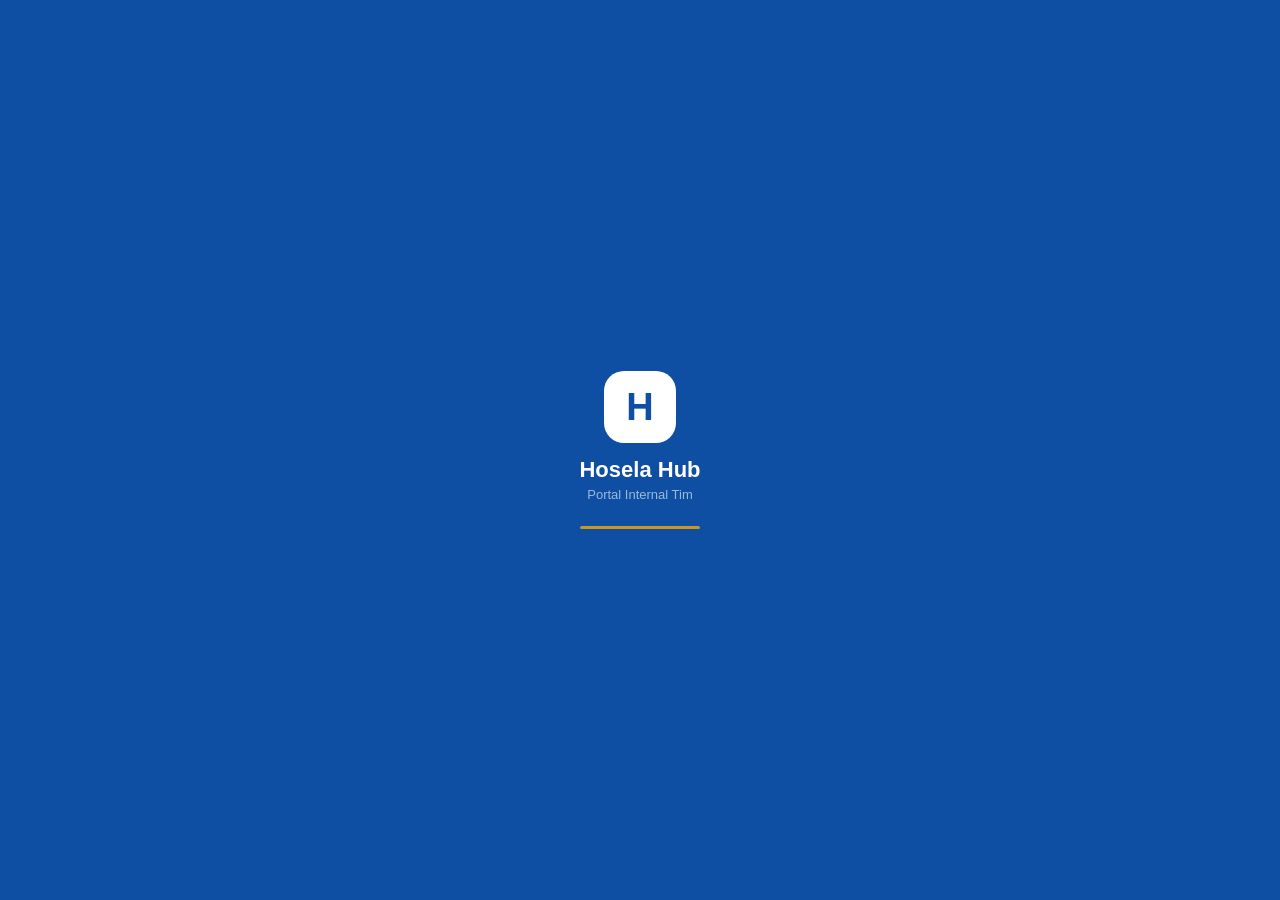
<file: Index (1).html>
<!DOCTYPE html>
<html lang="id">
<head>
<meta charset="UTF-8">
<meta name="viewport" content="width=device-width, initial-scale=1.0, maximum-scale=1.0, user-scalable=no">
<title>Hosela Hub</title>
<style>
*{box-sizing:border-box;margin:0;padding:0;-webkit-tap-highlight-color:transparent}
body{font-family:-apple-system,BlinkMacSystemFont,'Segoe UI',sans-serif;background:#f0f4f8;min-height:100vh}
:root{
  --blue:#0e4fa3;--blue-dark:#0a3d82;--blue-light:#dbeafe;
  --gold:#c9971f;--gold-light:#fef3c7;
  --gray-bg:#f7f9fc;--gray-border:#e2e8f0;
  --text-dark:#1e3a5f;--text-muted:#6b7280;
  --green:#059669;--red:#dc2626;--orange:#d97706
}
.screen{display:none;min-height:100vh;flex-direction:column}
.screen.active{display:flex}
.statusbar{background:var(--blue-dark);height:6px;flex-shrink:0}
.header{background:var(--blue);padding:14px 16px 16px;flex-shrink:0}
.header-row{display:flex;align-items:center;gap:10px}
.header h1{font-size:16px;font-weight:700;color:#fff}
.header p{font-size:11px;color:rgba(255,255,255,0.65);margin-top:1px}
.gold-line{height:3px;background:var(--gold);border-radius:2px;margin-top:10px;width:32px}
.back-btn{width:34px;height:34px;border-radius:50%;background:rgba(255,255,255,0.15);border:none;color:#fff;font-size:20px;display:flex;align-items:center;justify-content:center;cursor:pointer;flex-shrink:0}
.content{flex:1;overflow-y:auto;padding:14px;background:var(--gray-bg)}
.navbar{background:#fff;border-top:1px solid var(--gray-border);padding:6px 0 10px;display:flex;justify-content:space-around;flex-shrink:0}
.nav-item{display:flex;flex-direction:column;align-items:center;gap:2px;cursor:pointer;padding:4px 10px}
.nav-icon{font-size:20px}
.nav-label{font-size:10px;color:var(--text-muted)}
.nav-item.active .nav-label{color:var(--blue);font-weight:600}
.card{background:#fff;border-radius:12px;border:1px solid var(--gray-border);padding:14px;margin-bottom:10px}
.card-title{font-size:12px;font-weight:600;color:var(--blue);margin-bottom:10px;display:flex;align-items:center;gap:6px}
.card-dot{width:6px;height:6px;border-radius:50%;background:var(--gold);flex-shrink:0}
.list-item{background:#fff;border-radius:12px;border:1px solid var(--gray-border);padding:12px 14px;margin-bottom:8px;display:flex;align-items:center;gap:12px;cursor:pointer}
.list-item:active{background:var(--blue-light)}
.list-icon{width:40px;height:40px;border-radius:10px;display:flex;align-items:center;justify-content:center;font-size:18px;flex-shrink:0}
.list-info{flex:1}
.list-info h4{font-size:13px;font-weight:600;color:var(--text-dark)}
.list-info p{font-size:11px;color:var(--text-muted);margin-top:2px}
.list-arr{font-size:18px;color:#cbd5e1}
.badge{display:inline-flex;align-items:center;font-size:10px;font-weight:600;padding:2px 8px;border-radius:20px}
.badge-blue{background:var(--blue-light);color:#1d4ed8}
.badge-gold{background:var(--gold-light);color:#92400e}
.badge-green{background:#d1fae5;color:#065f46}
.badge-red{background:#fee2e2;color:#991b1b}
.badge-gray{background:#f3f4f6;color:#374151}
.badge-orange{background:#fff7ed;color:#c2410c}
.avatar{width:40px;height:40px;border-radius:50%;background:var(--blue-light);display:flex;align-items:center;justify-content:center;font-weight:700;font-size:13px;color:var(--blue);flex-shrink:0}
.section-label{font-size:11px;font-weight:600;color:var(--text-muted);letter-spacing:.05em;text-transform:uppercase;margin-bottom:8px;padding-left:2px}
#loading{position:fixed;top:0;left:0;right:0;bottom:0;background:var(--blue);display:flex;flex-direction:column;align-items:center;justify-content:center;z-index:9999}
.loading-logo{width:72px;height:72px;border-radius:20px;background:#fff;display:flex;align-items:center;justify-content:center;margin-bottom:14px}
.loading-title{font-size:22px;font-weight:700;color:#fff}
.loading-sub{font-size:13px;color:rgba(255,255,255,0.6);margin-top:4px}
.loading-bar{width:120px;height:3px;background:rgba(255,255,255,0.2);border-radius:2px;margin-top:24px;overflow:hidden}
.loading-progress{height:100%;background:var(--gold);border-radius:2px;animation:ldg 1.5s ease-in-out infinite}
@keyframes ldg{0%{width:0%;margin-left:0}60%{width:100%;margin-left:0}100%{width:0%;margin-left:100%}}
.login-top{background:var(--blue);padding:40px 24px 32px;text-align:center;flex-shrink:0}
.login-logo{width:72px;height:72px;border-radius:20px;background:#fff;margin:0 auto 14px;display:flex;align-items:center;justify-content:center}
.login-title{font-size:24px;font-weight:700;color:#fff}
.login-sub{font-size:13px;color:rgba(255,255,255,0.65);margin-top:4px}
.gold-bar-center{height:3px;background:var(--gold);width:40px;margin:12px auto 0;border-radius:2px}
.login-body{flex:1;padding:28px 24px;background:var(--gray-bg)}
.pin-label{font-size:13px;color:var(--text-muted);font-weight:500;margin-bottom:14px;text-align:center}
.pin-dots{display:flex;justify-content:center;gap:14px;margin-bottom:24px}
.dot{width:14px;height:14px;border-radius:50%;background:#e2e8f0;border:2px solid #cbd5e1;transition:all .15s}
.dot.filled{background:var(--blue);border-color:var(--blue);transform:scale(1.1)}
.keypad{display:grid;grid-template-columns:repeat(3,1fr);gap:10px}
.key{height:52px;border-radius:12px;background:#fff;border:1px solid var(--gray-border);font-size:20px;font-weight:600;color:var(--text-dark);cursor:pointer;display:flex;align-items:center;justify-content:center;transition:background .1s}
.key:active{background:var(--blue-light)}
.key-del{font-size:14px;color:var(--text-muted);background:#f1f5f9}
.key-clear{background:var(--gold);color:#fff;border-color:var(--gold);font-size:13px;font-weight:600}
.pin-error{text-align:center;font-size:12px;color:var(--red);margin-top:12px;min-height:18px}
.home-hero{background:var(--blue);padding:14px 16px 18px;flex-shrink:0}
.home-greeting{font-size:12px;color:rgba(255,255,255,0.7)}
.home-name{font-size:20px;font-weight:700;color:#fff;margin-top:2px}
.gold-accent{color:var(--gold)}
.ann-banner{background:rgba(201,151,31,.2);border:1px solid rgba(201,151,31,.4);border-radius:10px;margin-top:12px;padding:10px 12px;display:flex;align-items:center;gap:8px;cursor:pointer}
.ann-dot{width:8px;height:8px;border-radius:50%;background:var(--gold);flex-shrink:0}
.ann-text{font-size:11px;color:rgba(255,255,255,.9);flex:1;line-height:1.4}
.menu-grid{display:grid;grid-template-columns:1fr 1fr;gap:10px;margin-bottom:10px}
.menu-card{background:#fff;border-radius:14px;border:1px solid var(--gray-border);padding:14px 12px;cursor:pointer}
.menu-card:active{background:var(--blue-light)}
.menu-icon{width:38px;height:38px;border-radius:10px;display:flex;align-items:center;justify-content:center;margin-bottom:8px;font-size:18px}
.menu-card h3{font-size:13px;font-weight:600;color:var(--text-dark)}
.menu-card p{font-size:10px;color:var(--text-muted);margin-top:2px}
.reward-card{background:var(--blue);border-radius:14px;padding:16px;margin-bottom:10px;border:1px solid rgba(201,151,31,.4)}
.reward-label{font-size:11px;font-weight:600;color:var(--gold);letter-spacing:.08em;text-transform:uppercase;margin-bottom:10px}
.reward-avatar-big{width:52px;height:52px;border-radius:50%;background:rgba(255,255,255,.2);border:2px solid var(--gold);display:flex;align-items:center;justify-content:center;font-size:20px;font-weight:700;color:#fff;margin-bottom:8px}
.reward-name{font-size:16px;font-weight:700;color:#fff}
.reward-sub{font-size:11px;color:rgba(255,255,255,.65);margin-top:2px}
.reward-alasan{font-size:11px;color:rgba(255,255,255,.85);margin-top:8px;line-height:1.5;font-style:italic}
.reward-pesan{font-size:12px;color:var(--gold);margin-top:10px;font-weight:600}
.kpi-row{display:flex;justify-content:space-between;align-items:center;padding:6px 0;border-bottom:1px solid #f1f5f9}
.kpi-row:last-child{border-bottom:none}
.kpi-label{font-size:12px;color:var(--text-muted)}
.kpi-val{font-size:12px;font-weight:600}
.kpi-ok{color:var(--green)}.kpi-warn{color:var(--orange)}.kpi-bad{color:var(--red)}
.form-group{margin-bottom:12px}
.form-label{font-size:12px;color:var(--text-muted);font-weight:500;margin-bottom:6px;display:block}
.form-input{width:100%;padding:10px 12px;border:1px solid var(--gray-border);border-radius:8px;font-size:13px;color:var(--text-dark);background:#fff;font-family:inherit}
.form-input:focus{outline:none;border-color:var(--blue)}
textarea.form-input{height:80px;resize:none}
select.form-input{-webkit-appearance:none}
.btn{width:100%;padding:12px;border-radius:10px;border:none;font-size:14px;font-weight:600;cursor:pointer;font-family:inherit}
.btn-primary{background:var(--blue);color:#fff}
.btn-primary:active{background:var(--blue-dark)}
.btn-primary:disabled{background:#93c5fd;cursor:not-allowed}
.btn-gold{background:var(--gold);color:#fff}
.btn-danger{background:var(--red);color:#fff}
.btn-sm{padding:7px 14px;width:auto;font-size:12px;border-radius:8px}
.notif-banner{background:#fff7ed;border:1px solid #fed7aa;border-radius:10px;padding:12px;margin-bottom:10px}
.notif-title{font-size:13px;font-weight:600;color:#c2410c;margin-bottom:4px}
.notif-text{font-size:11px;color:#92400e;line-height:1.5}
.peng-card{background:#fff;border-radius:12px;border:1px solid var(--gray-border);padding:14px;margin-bottom:10px}
.peng-header{display:flex;justify-content:space-between;align-items:flex-start;margin-bottom:6px}
.peng-title{font-size:13px;font-weight:600;color:var(--text-dark);margin-bottom:4px}
.peng-tgl{font-size:10px;color:var(--text-muted);white-space:nowrap;margin-left:8px}
.peng-isi{font-size:12px;color:var(--text-muted);line-height:1.6}
.ide-card{background:#fff;border-radius:12px;border:1px solid var(--gray-border);padding:12px;margin-bottom:8px}
.ide-title{font-size:13px;font-weight:600;color:var(--text-dark);margin-bottom:4px}
.ide-meta{font-size:11px;color:var(--text-muted)}
.peraturan-item{background:#fff;border-radius:10px;border-left:3px solid var(--blue);padding:12px 14px;margin-bottom:8px}
.peraturan-num{font-size:11px;color:var(--blue);font-weight:600;margin-bottom:3px}
.peraturan-text{font-size:12px;color:var(--text-dark);line-height:1.5}
.toast{position:fixed;bottom:80px;left:50%;transform:translateX(-50%);background:#1e3a5f;color:#fff;padding:10px 20px;border-radius:20px;font-size:13px;z-index:9998;opacity:0;transition:opacity .3s;pointer-events:none;white-space:nowrap}
.toast.show{opacity:1}
.empty-state{text-align:center;padding:32px 20px;color:var(--text-muted);font-size:13px}
.empty-icon{font-size:30px;margin-bottom:8px}
.step-num{width:22px;height:22px;border-radius:50%;color:#fff;font-size:11px;font-weight:700;display:flex;align-items:center;justify-content:center;flex-shrink:0}
/* PHONE PREVIEW */
.preview-btn{position:fixed;bottom:20px;right:16px;background:var(--blue);color:#fff;border:none;border-radius:20px;padding:8px 16px;font-size:12px;font-weight:600;cursor:pointer;z-index:8888;display:none;align-items:center;gap:6px}
@media(min-width:600px){.preview-btn{display:flex}}
.phone-wrap{display:none;position:fixed;inset:0;background:rgba(10,20,40,0.88);z-index:9000;align-items:center;justify-content:center;flex-direction:column}
.phone-wrap.show{display:flex}
.phone-frame{width:375px;height:780px;background:#fff;border-radius:44px;border:8px solid #1e293b;overflow:hidden;position:relative;box-shadow:0 0 0 2px #334155,0 24px 60px rgba(0,0,0,0.6)}
.phone-notch{position:absolute;top:0;left:50%;transform:translateX(-50%);width:120px;height:26px;background:#1e293b;border-radius:0 0 16px 16px;z-index:10;pointer-events:none}
.phone-frame iframe{width:100%;height:100%;border:none}
.phone-frame .phone-inner{width:100%;height:100%;overflow-y:auto;overflow-x:hidden;background:#fff}
.phone-close{margin-top:16px;background:rgba(255,255,255,0.12);border:none;color:#fff;border-radius:20px;padding:8px 20px;font-size:13px;cursor:pointer}
.phone-hint{color:rgba(255,255,255,0.4);font-size:11px;margin-top:8px}
/* PHONE MODE */
body.phone-mode{background:#0f172a;min-height:100vh;display:flex;flex-direction:column;align-items:center;justify-content:center;padding:20px 0}
body.phone-mode #app-wrap{width:375px;height:780px;border-radius:40px;overflow:hidden;box-shadow:0 0 0 8px #1e293b,0 0 0 10px #334155,0 30px 80px rgba(0,0,0,0.6);position:relative;flex-shrink:0}
body.phone-mode #app-wrap::before{content:'';display:block;height:6px;background:#1e293b;flex-shrink:0}
body.phone-mode #app-wrap .screen.active{max-height:774px;overflow-y:auto}
body.phone-mode .preview-btn{position:static;margin-top:14px;border-radius:20px;background:rgba(255,255,255,0.12)}
</style>
</head>
<body>
<div id="app-wrap">
<div id="loading">
  <div class="loading-logo"><span style="font-size:38px;font-weight:700;color:var(--blue)">H</span></div>
  <div class="loading-title">Hosela Hub</div>
  <div class="loading-sub">Portal Internal Tim</div>
  <div class="loading-bar"><div class="loading-progress"></div></div>
</div>
<div class="toast" id="toast"></div>

<!-- LOGIN -->
<div class="screen" id="s-login">
  <div class="statusbar"></div>
  <div class="login-top">
    <div class="login-logo"><span style="font-size:38px;font-weight:700;color:var(--blue)">H</span></div>
    <div class="login-title">Hosela Hub</div>
    <div class="login-sub">Portal Internal Tim</div>
    <div class="gold-bar-center"></div>
  </div>
  <div class="login-body">
    <div class="pin-label">Masukkan PIN kamu</div>
    <div class="pin-dots">
      <div class="dot" id="d0"></div><div class="dot" id="d1"></div>
      <div class="dot" id="d2"></div><div class="dot" id="d3"></div>
    </div>
    <div class="keypad">
      <div class="key" onclick="pinPress('1')">1</div><div class="key" onclick="pinPress('2')">2</div><div class="key" onclick="pinPress('3')">3</div>
      <div class="key" onclick="pinPress('4')">4</div><div class="key" onclick="pinPress('5')">5</div><div class="key" onclick="pinPress('6')">6</div>
      <div class="key" onclick="pinPress('7')">7</div><div class="key" onclick="pinPress('8')">8</div><div class="key" onclick="pinPress('9')">9</div>
      <div class="key key-clear" onclick="clearPin()">Hapus</div>
      <div class="key" onclick="pinPress('0')">0</div>
      <div class="key key-del" onclick="delPin()">⌫</div>
    </div>
    <div class="pin-error" id="pin-error"></div>
  </div>
</div>

<!-- HOME -->
<div class="screen" id="s-home">
  <div class="statusbar"></div>
  <div class="home-hero">
    <div class="home-greeting">Selamat datang,</div>
    <div class="home-name" id="home-name">—</div>
    <div class="ann-banner" onclick="goTo('s-pengumuman')" id="home-ann-banner" style="display:none">
      <div class="ann-dot"></div>
      <div class="ann-text" id="home-ann-text"></div>
      <span style="color:rgba(255,255,255,.6);font-size:16px">›</span>
    </div>
  </div>
  <div class="content">
    <div class="notif-banner" id="finance-notif" style="display:none">
      <div class="notif-title">⚠️ Update Data Absensi</div>
      <div class="notif-text">Data absensi minggu lalu belum diperbarui. Upload file fingerprint sekarang.</div>
      <button class="btn btn-gold" style="margin-top:10px;padding:8px;font-size:12px" onclick="goTo('s-absensi-upload')">Upload Sekarang</button>
    </div>
    <div id="reward-section"></div>
    <div class="menu-grid" id="home-menu"></div>
    <div class="card" id="home-kpi" style="display:none">
      <div class="card-title"><div class="card-dot"></div>KPI Bulan Ini</div>
      <div id="home-kpi-content"></div>
    </div>
  </div>
  <div class="navbar">
    <div class="nav-item active" onclick="goTo('s-home')"><div class="nav-icon">🏠</div><div class="nav-label">Beranda</div></div>
    <div class="nav-item" onclick="goTo('s-jobdesk')"><div class="nav-icon">📋</div><div class="nav-label">Jobdesk</div></div>
    <div class="nav-item" onclick="goTo('s-pengumuman')"><div class="nav-icon">📢</div><div class="nav-label">Pengumuman</div></div>
    <div class="nav-item" onclick="goTo('s-ide')"><div class="nav-icon">💡</div><div class="nav-label">Ide Tim</div></div>
  </div>
</div>

<!-- JOBDESK LIST -->
<div class="screen" id="s-jobdesk">
  <div class="statusbar"></div>
  <div class="header">
    <div class="header-row"><button class="back-btn" onclick="goTo('s-home')">‹</button><div><h1>Jobdesk</h1><p>Pilih bagian</p></div></div>
    <div class="gold-line"></div>
  </div>
  <div class="content" id="jobdesk-list"></div>
  <div class="navbar">
    <div class="nav-item" onclick="goTo('s-home')"><div class="nav-icon">🏠</div><div class="nav-label">Beranda</div></div>
    <div class="nav-item active"><div class="nav-icon">📋</div><div class="nav-label" style="color:var(--blue)">Jobdesk</div></div>
    <div class="nav-item" onclick="goTo('s-pengumuman')"><div class="nav-icon">📢</div><div class="nav-label">Pengumuman</div></div>
    <div class="nav-item" onclick="goTo('s-ide')"><div class="nav-icon">💡</div><div class="nav-label">Ide Tim</div></div>
  </div>
</div>

<!-- STAFF LIST -->
<div class="screen" id="s-staff">
  <div class="statusbar"></div>
  <div class="header">
    <div class="header-row"><button class="back-btn" onclick="goTo('s-jobdesk')">‹</button><div><h1 id="staff-bagian-title">—</h1><p>Pilih nama kamu</p></div></div>
    <div class="gold-line"></div>
  </div>
  <div class="content" id="staff-list"></div>
  <div class="navbar">
    <div class="nav-item" onclick="goTo('s-home')"><div class="nav-icon">🏠</div><div class="nav-label">Beranda</div></div>
    <div class="nav-item active"><div class="nav-icon">📋</div><div class="nav-label" style="color:var(--blue)">Jobdesk</div></div>
    <div class="nav-item" onclick="goTo('s-pengumuman')"><div class="nav-icon">📢</div><div class="nav-label">Pengumuman</div></div>
    <div class="nav-item" onclick="goTo('s-ide')"><div class="nav-icon">💡</div><div class="nav-label">Ide Tim</div></div>
  </div>
</div>

<!-- JOBDESK DETAIL -->
<div class="screen" id="s-detail">
  <div class="statusbar"></div>
  <div class="header">
    <div class="header-row"><button class="back-btn" onclick="goTo('s-staff')">‹</button><div><h1 id="detail-nama">—</h1><p id="detail-jabatan">—</p></div></div>
    <div style="display:flex;gap:6px;margin-top:8px" id="detail-badges"></div>
  </div>
  <div class="content">
    <div class="card">
      <div class="card-title"><div class="card-dot"></div>Jobdesk & Tanggung Jawab</div>
      <div id="detail-jobdesk-content"><div class="empty-state" style="padding:10px"><div style="font-size:12px">Jobdesk belum tersedia.</div></div></div>
      <a id="detail-doc-link" href="#" target="_blank" style="display:none;margin-top:10px;text-align:center;font-size:12px;color:var(--blue);font-weight:600;padding:8px;border:1px solid var(--blue);border-radius:8px;text-decoration:none">📄 Buka Dokumen Lengkap</a>
    </div>
    <div class="card">
      <div class="card-title"><div class="card-dot"></div>KPI Bulan Ini</div>
      <div id="detail-kpi-content"><div style="font-size:12px;color:var(--text-muted);text-align:center;padding:8px">Belum ada KPI bulan ini</div></div>
    </div>
    <div class="card">
      <div class="card-title"><div class="card-dot"></div>Rekap Kehadiran (4 Minggu Terakhir)</div>
      <div id="detail-absensi-content"><div style="font-size:12px;color:var(--text-muted);text-align:center;padding:8px">Belum ada data kehadiran</div></div>
    </div>
  </div>
  <div class="navbar">
    <div class="nav-item" onclick="goTo('s-home')"><div class="nav-icon">🏠</div><div class="nav-label">Beranda</div></div>
    <div class="nav-item active"><div class="nav-icon">📋</div><div class="nav-label" style="color:var(--blue)">Jobdesk</div></div>
    <div class="nav-item" onclick="goTo('s-pengumuman')"><div class="nav-icon">📢</div><div class="nav-label">Pengumuman</div></div>
    <div class="nav-item" onclick="goTo('s-ide')"><div class="nav-icon">💡</div><div class="nav-label">Ide Tim</div></div>
  </div>
</div>

<!-- PENGUMUMAN -->
<div class="screen" id="s-pengumuman">
  <div class="statusbar"></div>
  <div class="header">
    <div class="header-row"><button class="back-btn" onclick="goTo('s-home')">‹</button><div><h1>Pengumuman</h1><p>Info terbaru dari owner</p></div></div>
    <div class="gold-line"></div>
  </div>
  <div class="content" id="pengumuman-list"><div class="empty-state"><div class="empty-icon">📢</div>Memuat...</div></div>
  <div class="navbar">
    <div class="nav-item" onclick="goTo('s-home')"><div class="nav-icon">🏠</div><div class="nav-label">Beranda</div></div>
    <div class="nav-item" onclick="goTo('s-jobdesk')"><div class="nav-icon">📋</div><div class="nav-label">Jobdesk</div></div>
    <div class="nav-item active"><div class="nav-icon">📢</div><div class="nav-label" style="color:var(--blue)">Pengumuman</div></div>
    <div class="nav-item" onclick="goTo('s-ide')"><div class="nav-icon">💡</div><div class="nav-label">Ide Tim</div></div>
  </div>
</div>

<!-- BUAT PENGUMUMAN -->
<div class="screen" id="s-tambah-pengumuman">
  <div class="statusbar"></div>
  <div class="header">
    <div class="header-row"><button class="back-btn" onclick="goTo('s-home')">‹</button><div><h1>Buat Pengumuman</h1><p>Tambah info untuk tim</p></div></div>
    <div class="gold-line"></div>
  </div>
  <div class="content">
    <div class="card">
      <div class="form-group"><label class="form-label">Judul</label><input type="text" class="form-input" id="peng-judul" placeholder="Judul pengumuman"></div>
      <div class="form-group"><label class="form-label">Isi</label><textarea class="form-input" id="peng-isi" placeholder="Isi pengumuman..." style="height:100px"></textarea></div>
      <div class="form-group"><label class="form-label">Kategori</label>
        <select class="form-input" id="peng-kategori"><option value="PENTING">PENTING</option><option value="INFO">INFO</option><option value="UMUM">UMUM</option></select>
      </div>
      <div class="form-group"><label class="form-label">Ditujukan untuk</label>
        <select class="form-input" id="peng-target"><option value="ALL">Semua Tim</option><option value="Live">Live Streaming</option><option value="Packing">Packing</option><option value="Ecommerce">E-commerce</option><option value="Finance">Finance</option></select>
      </div>
      <button class="btn btn-primary" onclick="submitPengumuman()">Kirim Pengumuman</button>
    </div>
  </div>
</div>

<!-- IDE TIM -->
<div class="screen" id="s-ide">
  <div class="statusbar"></div>
  <div class="header">
    <div class="header-row"><button class="back-btn" onclick="goTo('s-home')">‹</button><div><h1>Ide Tim</h1><p>Sampaikan ide terbaikmu</p></div></div>
    <div class="gold-line"></div>
  </div>
  <div class="content">
    <div class="card" style="margin-bottom:12px">
      <div class="card-title"><div class="card-dot"></div>Tulis Ide Baru</div>
      <div class="form-group"><label class="form-label">Judul Ide</label><input type="text" class="form-input" id="ide-judul" placeholder="Judul singkat ideamu"></div>
      <div class="form-group"><label class="form-label">Deskripsi</label><textarea class="form-input" id="ide-deskripsi" placeholder="Jelaskan ideamu..."></textarea></div>
      <button class="btn btn-primary" onclick="submitIde()">Kirim Ide</button>
    </div>
    <div class="section-label">Ide Masuk</div>
    <div id="ide-list"><div class="empty-state"><div class="empty-icon">💡</div>Memuat...</div></div>
  </div>
  <div class="navbar">
    <div class="nav-item" onclick="goTo('s-home')"><div class="nav-icon">🏠</div><div class="nav-label">Beranda</div></div>
    <div class="nav-item" onclick="goTo('s-jobdesk')"><div class="nav-icon">📋</div><div class="nav-label">Jobdesk</div></div>
    <div class="nav-item" onclick="goTo('s-pengumuman')"><div class="nav-icon">📢</div><div class="nav-label">Pengumuman</div></div>
    <div class="nav-item active"><div class="nav-icon">💡</div><div class="nav-label" style="color:var(--blue)">Ide Tim</div></div>
  </div>
</div>

<!-- PERATURAN -->
<div class="screen" id="s-peraturan">
  <div class="statusbar"></div>
  <div class="header">
    <div class="header-row"><button class="back-btn" onclick="goTo('s-home')">‹</button><div><h1>Peraturan</h1><p>Tata tertib kantor Hosela</p></div></div>
    <div class="gold-line"></div>
  </div>
  <div class="content">
    <div class="section-label">Jam Kerja</div>
    <div class="peraturan-item"><div class="peraturan-num">01</div><div class="peraturan-text">Jam masuk 08.00 WIB. Tidak ada toleransi keterlambatan.</div></div>
    <div class="peraturan-item"><div class="peraturan-num">02</div><div class="peraturan-text">Jam pulang 18.00 WIB. Hari kerja Senin – Sabtu.</div></div>
    <div class="peraturan-item"><div class="peraturan-num">03</div><div class="peraturan-text">Masuk hari Minggu dihitung lembur dan mendapat tambahan gaji harian.</div></div>
    <div class="peraturan-item"><div class="peraturan-num">04</div><div class="peraturan-text">Tim Live Streaming: jam masuk fleksibel, wajib 10 jam kerja per hari.</div></div>
    <div class="section-label" style="margin-top:12px">Kehadiran</div>
    <div class="peraturan-item"><div class="peraturan-num">05</div><div class="peraturan-text">Absensi wajib menggunakan fingerprint. Lupa tap tidak dianggap hadir.</div></div>
    <div class="peraturan-item"><div class="peraturan-num">06</div><div class="peraturan-text">Izin tidak masuk wajib disampaikan sebelum jam kerja dimulai.</div></div>
    <div class="peraturan-item"><div class="peraturan-num">07</div><div class="peraturan-text">3x absen tanpa keterangan dalam satu bulan akan mendapat peringatan tertulis.</div></div>
    <div class="section-label" style="margin-top:12px">Sikap & Perilaku</div>
    <div class="peraturan-item"><div class="peraturan-num">08</div><div class="peraturan-text">Jaga kebersihan dan kerapian area kerja masing-masing setiap saat.</div></div>
    <div class="peraturan-item"><div class="peraturan-num">09</div><div class="peraturan-text">Dilarang menggunakan HP untuk keperluan pribadi saat jam kerja.</div></div>
    <div class="peraturan-item"><div class="peraturan-num">10</div><div class="peraturan-text">Jaga sikap dan tutur kata kepada sesama rekan kerja maupun pelanggan.</div></div>
    <div class="section-label" style="margin-top:12px">Lain-lain</div>
    <div class="peraturan-item"><div class="peraturan-num">11</div><div class="peraturan-text">Ide dan masukan disampaikan melalui fitur Ide Tim di aplikasi ini.</div></div>
    <div class="peraturan-item"><div class="peraturan-num">12</div><div class="peraturan-text">Pelanggaran berulang diproses sesuai kebijakan perusahaan.</div></div>
  </div>
</div>

<!-- KALENDER LIBUR -->
<div class="screen" id="s-kalender">
  <div class="statusbar"></div>
  <div class="header">
    <div class="header-row"><button class="back-btn" onclick="goTo('s-home')">‹</button><div><h1>Kalender Libur</h1><p>Kelola hari libur difasilitasi</p></div></div>
    <div class="gold-line"></div>
  </div>
  <div class="content">
    <div class="card" style="margin-bottom:12px">
      <div class="card-title"><div class="card-dot"></div>Tambah Hari Libur</div>
      <div class="form-group"><label class="form-label">Tanggal</label><input type="date" class="form-input" id="libur-tgl"></div>
      <div class="form-group"><label class="form-label">Nama Hari Libur</label><input type="text" class="form-input" id="libur-nama" placeholder="Contoh: Idul Fitri H-1"></div>
      <button class="btn btn-primary" onclick="submitLibur()">Tambah</button>
    </div>
    <div class="section-label">Daftar Hari Libur Difasilitasi</div>
    <div id="kalender-list"><div class="empty-state"><div class="empty-icon">🗓️</div>Memuat...</div></div>
  </div>
</div>

<!-- KELOLA KARYAWAN -->
<div class="screen" id="s-manage-users">
  <div class="statusbar"></div>
  <div class="header">
    <div class="header-row"><button class="back-btn" onclick="goTo('s-home')">‹</button><div><h1>Kelola Karyawan</h1><p>Aktif / Nonaktif akses</p></div></div>
    <div class="gold-line"></div>
  </div>
  <div class="content" id="users-list"><div class="empty-state"><div class="empty-icon">👥</div>Memuat...</div></div>
</div>

<!-- ABSENSI UPLOAD (Finance) -->
<div class="screen" id="s-absensi-upload">
  <div class="statusbar"></div>
  <div class="header">
    <div class="header-row"><button class="back-btn" onclick="goTo('s-home')">‹</button><div><h1>Upload Absensi</h1><p>Data fingerprint mingguan</p></div></div>
    <div class="gold-line"></div>
  </div>
  <div class="content">
    <div class="card" style="margin-bottom:12px">
      <div class="card-title"><div class="card-dot"></div>Cara Upload Data</div>
      <div style="display:flex;gap:10px;margin-bottom:10px;align-items:flex-start">
        <div class="step-num" style="background:var(--blue)">1</div>
        <div style="font-size:12px;color:var(--text-dark);line-height:1.5">Export file Excel dari mesin fingerprint seperti biasa</div>
      </div>
      <div style="display:flex;gap:10px;margin-bottom:10px;align-items:flex-start">
        <div class="step-num" style="background:var(--blue)">2</div>
        <div style="font-size:12px;color:var(--text-dark);line-height:1.5">Buka file Excel di komputer</div>
      </div>
      <div style="display:flex;gap:10px;margin-bottom:10px;align-items:flex-start">
        <div class="step-num" style="background:var(--blue)">3</div>
        <div style="font-size:12px;color:var(--text-dark);line-height:1.5">Pilih semua <b>(Ctrl+A)</b> → Salin <b>(Ctrl+C)</b></div>
      </div>
      <div style="display:flex;gap:10px;margin-bottom:10px;align-items:flex-start">
        <div class="step-num" style="background:var(--blue)">4</div>
        <div style="font-size:12px;color:var(--text-dark);line-height:1.5">Buka Google Sheets <b>Hosela Hub — Database</b> → tab <b>ABSENSI_UPLOAD</b></div>
      </div>
      <div style="display:flex;gap:10px;margin-bottom:10px;align-items:flex-start">
        <div class="step-num" style="background:var(--blue)">5</div>
        <div style="font-size:12px;color:var(--text-dark);line-height:1.5">Klik cell <b>A1</b> → Tempel <b>(Ctrl+V)</b></div>
      </div>
      <div style="display:flex;gap:10px;align-items:flex-start">
        <div class="step-num" style="background:var(--gold)">6</div>
        <div style="font-size:12px;color:var(--text-dark);line-height:1.5">Kembali ke sini dan klik <b>Proses Data</b> di bawah</div>
      </div>
    </div>
    <div id="upload-result" style="display:none;border-radius:10px;padding:12px;margin-bottom:10px;border:1px solid">
      <div style="font-size:13px;font-weight:600;margin-bottom:4px" id="upload-result-title"></div>
      <div style="font-size:11px;line-height:1.5" id="upload-result-msg"></div>
    </div>
    <button class="btn btn-primary" id="proses-btn" onclick="prosesAbsensi()">Proses Data Absensi</button>
    <div style="margin-top:10px;padding:10px;background:var(--blue-light);border-radius:8px">
      <div style="font-size:11px;color:#1d4ed8;line-height:1.6">⚡ Sistem otomatis menghitung kehadiran, keterlambatan, absen, dan lembur. Sheet ABSENSI_UPLOAD akan dikosongkan setelah selesai.</div>
    </div>
  </div>
</div>

<!-- LAPORAN ABSENSI (Owner) -->
<div class="screen" id="s-laporan-absensi">
  <div class="statusbar"></div>
  <div class="header">
    <div class="header-row"><button class="back-btn" onclick="goTo('s-home')">‹</button><div><h1>Laporan Absensi</h1><p id="laporan-minggu-label">Minggu terbaru</p></div></div>
    <div class="gold-line"></div>
  </div>
  <div class="content" id="laporan-list"><div class="empty-state"><div class="empty-icon">📊</div>Memuat...</div></div>
</div>

<script>
var GAS_URL = 'https://script.google.com/macros/s/AKfycbwl2c5R81uZn1YojVPa_qzncIpGHsclIetLuatt0i51Er1uFwWtqSliyMk9l5Pajc3NgQ/exec';
var currentUser = null;
var currentBagian = null;
var pinBuffer = '';
var AVT_BG = ['#dbeafe','#d1fae5','#fef3c7','#ede9fe','#fce7f3','#fee2e2'];
var AVT_TXT = ['#1d4ed8','#065f46','#92400e','#5b21b6','#9d174d','#991b1b'];

function gasCall(action, args, success, failure) {
  fetch(GAS_URL, {
    method: 'POST',
    body: JSON.stringify({ action: action, args: args || [] })
  })
  .then(function(r) { return r.json(); })
  .then(success || function(){})
  .catch(failure || function(e){ console.error('GAS Error:', e); });
}

function goTo(id) {
  document.querySelectorAll('.screen').forEach(function(s){ s.classList.remove('active'); });
  var el = document.getElementById(id);
  if (!el) return;
  el.classList.add('active');
  var c = el.querySelector('.content');
  if (c) c.scrollTop = 0;
  if (id === 's-pengumuman') loadPengumuman();
  if (id === 's-ide') loadIde();
  if (id === 's-jobdesk') loadJobdeskList();
  if (id === 's-kalender') loadKalender();
  if (id === 's-manage-users') loadUsers();
  if (id === 's-laporan-absensi') loadLaporanAbsensi();
}

function pinPress(n) {
  if (pinBuffer.length >= 4) return;
  pinBuffer += n;
  updateDots();
  document.getElementById('pin-error').textContent = '';
  if (pinBuffer.length === 4) setTimeout(doLogin, 200);
}
function delPin() { pinBuffer = pinBuffer.slice(0,-1); updateDots(); }
function clearPin() { pinBuffer = ''; updateDots(); document.getElementById('pin-error').textContent = ''; }
function updateDots() {
  for (var i = 0; i < 4; i++)
    document.getElementById('d'+i).classList.toggle('filled', i < pinBuffer.length);
}
function doLogin() {
  gasCall('validatePIN', [pinBuffer], function(r) {
      if (r.success) {
        currentUser = r.user; pinBuffer = ''; updateDots();
        loadHome(); goTo('s-home');
      } else {
        document.getElementById('pin-error').textContent = 'PIN salah. Coba lagi.';
        pinBuffer = ''; updateDots();
      }
    }, function() {
      document.getElementById('pin-error').textContent = 'Koneksi gagal. Coba lagi.';
      pinBuffer = ''; updateDots();
    });
}

function loadHome() {
  var u = currentUser;
  document.getElementById('home-name').textContent = u.nama + ' 👋';
  var menus = [
    {id:'s-jobdesk', icon:'📋', bg:'#dbeafe', label:'Jobdesk', sub:'Tugas & tanggung jawab'},
    {id:'s-pengumuman', icon:'📢', bg:'#fef3c7', label:'Pengumuman', sub:'Info dari owner'},
    {id:'s-ide', icon:'💡', bg:'#d1fae5', label:'Ide Tim', sub:'Sampaikan idemu'},
    {id:'s-peraturan', icon:'📜', bg:'#ede9fe', label:'Peraturan', sub:'Tata tertib kantor'},
  ];
  if (u.bagian === 'Owner' || u.bagian === 'Finance')
    menus.push({id:'s-kalender', icon:'🗓️', bg:'#fee2e2', label:'Kalender Libur', sub:'Atur hari libur'});
  if (u.bagian === 'Finance')
    menus.push({id:'s-absensi-upload', icon:'📤', bg:'#e0f2fe', label:'Upload Absensi', sub:'Data fingerprint'});
  if (u.bagian === 'Owner') {
    menus.push({id:'s-tambah-pengumuman', icon:'✏️', bg:'#f0fdf4', label:'Buat Pengumuman', sub:'Info baru'});
    menus.push({id:'s-manage-users', icon:'👥', bg:'#fef3c7', label:'Kelola Tim', sub:'Aktif / Nonaktif'});
    menus.push({id:'s-laporan-absensi', icon:'📊', bg:'#e0f2fe', label:'Laporan Absensi', sub:'Rekap kehadiran'});
  }
  var prevBtn = document.querySelector('.preview-btn');
  if (prevBtn) prevBtn.style.display = (u.bagian === 'Owner' || u.bagian === 'Finance') ? 'flex' : 'none';
  document.getElementById('home-menu').innerHTML = menus.map(function(m) {
    return '<div class="menu-card" onclick="goTo(\''+m.id+'\')"><div class="menu-icon" style="background:'+m.bg+'">'+m.icon+'</div><h3>'+m.label+'</h3><p>'+m.sub+'</p></div>';
  }).join('');

  gasCall('getHomeData', [u.id, u.bagian], function(d) {
      if (d.pengumuman && d.pengumuman.length > 0) {
        document.getElementById('home-ann-text').textContent = '📢 ' + d.pengumuman[0].judul;
        document.getElementById('home-ann-banner').style.display = 'flex';
      }
      if (d.reward) {
        var r = d.reward;
        var ini = initials(r.nama);
        document.getElementById('reward-section').innerHTML =
          '<div class="reward-card"><div class="reward-label">⭐ Bintang Bulan Ini · '+r.bulan+'</div>'+
          '<div class="reward-avatar-big">'+ini+'</div>'+
          '<div class="reward-name">'+r.nama+'</div><div class="reward-sub">'+r.bagian+'</div>'+
          '<div class="reward-alasan">"'+r.alasan+'"</div><div class="reward-pesan">💪 '+r.pesan+'</div></div>';
      }
      if (d.needsAbsensiUpdate) document.getElementById('finance-notif').style.display = 'block';
      if (d.kpi && d.kpi.length > 0) {
        document.getElementById('home-kpi').style.display = 'block';
        document.getElementById('home-kpi-content').innerHTML = d.kpi.slice(0,3).map(kpiRow).join('');
      }
    })
  }, function(){});
}

function kpiRow(k) {
  var cls = k.status==='TERCAPAI'?'kpi-ok':k.status==='PERLU PERHATIAN'?'kpi-warn':'kpi-bad';
  var icon = k.status==='TERCAPAI'?'✔':k.status==='PERLU PERHATIAN'?'⚠':'✖';
  var lbl = k.status==='TERCAPAI'?'Tercapai':k.status==='PERLU PERHATIAN'?'Perlu Perhatian':'Tidak Tercapai';
  return '<div class="kpi-row"><div class="kpi-label">'+k.indikator+'</div><div class="kpi-val '+cls+'">'+icon+' '+lbl+'</div></div>';
}

function loadJobdeskList() {
  var list = document.getElementById('jobdesk-list');
  list.innerHTML = '<div class="empty-state"><div class="empty-icon">📋</div>Memuat...</div>';
  gasCall('getJobdeskList', [], function(data) {
      if (!data || !data.length) { list.innerHTML = '<div class="empty-state">Tidak ada data bagian</div>'; return; }
      var icons = {Live:'🎥', Packing:'📦', Ecommerce:'🛒', Finance:'💰'};
      var colors = {Live:'#dbeafe', Packing:'#fce7f3', Ecommerce:'#d1fae5', Finance:'#fef3c7'};
      list.innerHTML = '<div class="section-label">Pilih Bagian</div>' + data.map(function(b) {
        return '<div class="list-item" onclick="openBagian(\''+b.bagian+'\')">'+
          '<div class="list-icon" style="background:'+(colors[b.bagian]||'#f3f4f6')+'">'+(icons[b.bagian]||'🏢')+'</div>'+
          '<div class="list-info"><h4>'+b.bagian+'</h4><p>'+b.count+' anggota aktif</p></div>'+
          '<div class="list-arr">›</div></div>';
      }).join('');
    })
  }, function(){ list.innerHTML = '<div class="empty-state">Gagal memuat</div>'; });
}

function openBagian(bagian) {
  currentBagian = bagian;
  document.getElementById('staff-bagian-title').textContent = bagian;
  var list = document.getElementById('staff-list');
  list.innerHTML = '<div class="empty-state"><div class="empty-icon">👤</div>Memuat...</div>';
  goTo('s-staff');
  gasCall('getStaffByBagian', [bagian], function(staff) {
      if (!staff || !staff.length) { list.innerHTML = '<div class="empty-state">Tidak ada anggota aktif</div>'; return; }
      list.innerHTML = '<div class="section-label">Anggota Tim</div>' + staff.map(function(s,i) {
        var ci = i % AVT_BG.length;
        return '<div class="list-item" onclick="openDetail(\''+s.id+'\',\''+esc(s.nama)+'\',\''+esc(s.jabatan)+'\',\''+bagian+'\')">'+
          '<div class="avatar" style="background:'+AVT_BG[ci]+';color:'+AVT_TXT[ci]+'">'+initials(s.nama)+'</div>'+
          '<div class="list-info"><h4>'+s.nama+'</h4><p>'+s.jabatan+' · Aktif</p></div>'+
          '<div class="list-arr">›</div></div>';
      }).join('');
    })
  }, function(){ list.innerHTML = '<div class="empty-state">Gagal memuat</div>'; });
}

function openDetail(userId, nama, jabatan, bagian) {
  document.getElementById('detail-nama').textContent = nama;
  document.getElementById('detail-jabatan').textContent = jabatan;
  document.getElementById('detail-badges').innerHTML = '<span class="badge badge-blue">Aktif</span> <span class="badge badge-gold">'+bagian+'</span>';
  document.getElementById('detail-kpi-content').innerHTML = '<div style="font-size:12px;color:var(--text-muted);text-align:center;padding:8px">Memuat...</div>';
  document.getElementById('detail-absensi-content').innerHTML = '<div style="font-size:12px;color:var(--text-muted);text-align:center;padding:8px">Memuat...</div>';
  document.getElementById('detail-jobdesk-content').innerHTML = '<div style="font-size:12px;color:var(--text-muted);text-align:center;padding:8px">Memuat...</div>';
  document.getElementById('detail-doc-link').style.display = 'none';
  goTo('s-detail');

  gasCall('getUserKPI', [userId], function(r) {
    var el = document.getElementById('detail-kpi-content');
    el.innerHTML = r.kpi && r.kpi.length ? r.kpi.map(kpiRow).join('') : '<div style="font-size:12px;color:var(--text-muted);text-align:center;padding:8px">Belum ada KPI bulan ini</div>';
  });

  gasCall('getJobdeskByBagian', [bagian], function(jd) {
    var el = document.getElementById('detail-jobdesk-content');
    if (jd && jd.link) {
      el.innerHTML = '<div style="font-size:12px;color:var(--text-muted);text-align:center;padding:8px">Klik tombol di bawah untuk buka jobdesk lengkap</div>';
      var link = document.getElementById('detail-doc-link');
      link.href = jd.link; link.style.display = 'block';
    } else {
      el.innerHTML = '<div class="empty-state" style="padding:10px"><div style="font-size:12px">Jobdesk belum ditambahkan.</div></div>';
    }
  });

  gasCall('getAbsensiRekap', [userId], function(rekap) {
    var el = document.getElementById('detail-absensi-content');
    if (!rekap || !rekap.length) { el.innerHTML = '<div style="font-size:12px;color:var(--text-muted);text-align:center;padding:8px">Belum ada data kehadiran</div>'; return; }
    var stCls = {BAIK:'kpi-ok', KUNING:'kpi-warn', ORANGE:'kpi-warn', MERAH:'kpi-bad'};
    el.innerHTML = rekap.map(function(r) {
      var lembur = (r.lemburMinggu > 0 ? ' · Lembur Minggu '+r.lemburMinggu+'x' : '') + (r.lemburLibur > 0 ? ' · Lembur Libur '+r.lemburLibur+'x' : '');
      return '<div class="kpi-row"><div class="kpi-label">'+r.minggu+'</div>'+
        '<div class="kpi-val '+(stCls[r.status]||'')+'">Hadir '+r.hadir+'h · Telat '+r.telat+'x · Absen '+r.absen+'x'+lembur+'</div></div>';
    }).join('');
  });
}

function loadPengumuman() {
  var list = document.getElementById('pengumuman-list');
  list.innerHTML = '<div class="empty-state"><div class="empty-icon">📢</div>Memuat...</div>';
  gasCall('getPengumuman', [currentUser ? currentUser.bagian : 'ALL'], function(data) {
      if (!data || !data.length) { list.innerHTML = '<div class="empty-state"><div class="empty-icon">📢</div>Belum ada pengumuman</div>'; return; }
      var bdg = {PENTING:'badge-red', INFO:'badge-blue', UMUM:'badge-green'};
      list.innerHTML = '<div class="section-label">Terbaru</div>' + data.map(function(p) {
        return '<div class="peng-card"><div class="peng-header"><span class="badge '+(bdg[p.kategori]||'badge-gray')+'">'+p.kategori+'</span><span class="peng-tgl">'+p.tgl+'</span></div>'+
          '<div class="peng-title">'+p.judul+'</div><div class="peng-isi">'+p.isi+'</div></div>';
      }).join('');
    })
  }, function(){ list.innerHTML = '<div class="empty-state">Gagal memuat</div>'; });
}

function submitPengumuman() {
  var judul = document.getElementById('peng-judul').value.trim();
  var isi = document.getElementById('peng-isi').value.trim();
  var kategori = document.getElementById('peng-kategori').value;
  var target = document.getElementById('peng-target').value;
  if (!judul || !isi) { showToast('Judul dan isi wajib diisi'); return; }
  gasCall('addPengumuman', [judul, isi, kategori, target, currentUser.nama], function() {
    document.getElementById('peng-judul').value = '';
    document.getElementById('peng-isi').value = '';
    showToast('Pengumuman berhasil dikirim!');
    goTo('s-pengumuman');
  }, function(){ showToast('Gagal. Coba lagi.'); });
}

function loadIde() {
  var list = document.getElementById('ide-list');
  gasCall('getIde', [], function(data) {
      if (!data || !data.length) { list.innerHTML = '<div class="empty-state"><div class="empty-icon">💡</div>Belum ada ide masuk</div>'; return; }
      var stMap = {BARU:['badge-blue','Baru'], DITINJAU:['badge-gold','Ditinjau'], DITERIMA:['badge-green','Diterima'], DITOLAK:['badge-red','Ditolak']};
      list.innerHTML = data.map(function(ide) {
        var sm = stMap[ide.status] || ['badge-gray', ide.status];
        return '<div class="ide-card">'+
          '<div style="display:flex;justify-content:space-between;align-items:flex-start;margin-bottom:4px">'+
          '<div class="ide-title" style="flex:1;margin-right:8px">'+ide.judul+'</div>'+
          '<span class="badge '+sm[0]+'">'+sm[1]+'</span></div>'+
          '<div class="ide-meta">'+ide.nama+' · '+ide.bagian+' · '+ide.tgl+'</div>'+
          (ide.feedback ? '<div style="font-size:11px;color:var(--blue);margin-top:6px;font-style:italic">💬 '+ide.feedback+'</div>' : '')+
          '</div>';
      }).join('');
    })
  }, function(){});
}

function submitIde() {
  var judul = document.getElementById('ide-judul').value.trim();
  var desk = document.getElementById('ide-deskripsi').value.trim();
  if (!judul || !desk) { showToast('Judul dan deskripsi wajib diisi'); return; }
  gasCall('addIde', [currentUser.id, currentUser.nama, judul, desk], function() {
    document.getElementById('ide-judul').value = '';
    document.getElementById('ide-deskripsi').value = '';
    showToast('Ide berhasil dikirim!');
    loadIde();
  }, function(){ showToast('Gagal. Coba lagi.'); });
}

function loadKalender() {
  var list = document.getElementById('kalender-list');
  gasCall('getKalenderLibur', [], function(data) {
      if (!data || !data.length) { list.innerHTML = '<div class="empty-state"><div class="empty-icon">🗓️</div>Belum ada hari libur</div>'; return; }
      list.innerHTML = data.map(function(l) {
        return '<div class="list-item" style="cursor:default">'+
          '<div class="list-icon" style="background:#fee2e2">📅</div>'+
          '<div class="list-info"><h4>'+l.nama+'</h4><p>'+l.tanggal+'</p></div>'+
          '<span class="badge badge-red">Difasilitasi</span></div>';
      }).join('');
    })
  }, function(){});
}

function submitLibur() {
  var tgl = document.getElementById('libur-tgl').value;
  var nama = document.getElementById('libur-nama').value.trim();
  if (!tgl || !nama) { showToast('Tanggal dan nama wajib diisi'); return; }
  gasCall('addLibur', [tgl, nama, currentUser.nama], function() {
    document.getElementById('libur-tgl').value = '';
    document.getElementById('libur-nama').value = '';
    showToast('Hari libur berhasil ditambahkan!');
    loadKalender();
  }, function(){ showToast('Gagal. Coba lagi.'); });
}

function loadUsers() {
  var list = document.getElementById('users-list');
  list.innerHTML = '<div class="empty-state"><div class="empty-icon">👥</div>Memuat...</div>';
  gasCall('getAllUsers', [], function(data) {
      if (!data || !data.length) { list.innerHTML = '<div class="empty-state">Tidak ada data</div>'; return; }
      var aktif = data.filter(function(u){ return u.status === 'AKTIF'; });
      var nonaktif = data.filter(function(u){ return u.status !== 'AKTIF'; });
      list.innerHTML =
        (aktif.length ? '<div class="section-label">Aktif</div>' + aktif.map(userCard).join('') : '') +
        (nonaktif.length ? '<div class="section-label" style="margin-top:12px">Nonaktif</div>' + nonaktif.map(userCard).join('') : '');
    })
  }, function(){ list.innerHTML = '<div class="empty-state">Gagal memuat</div>'; });
}

function userCard(u, i) {
  var ci = (i||0) % AVT_BG.length;
  var aksi = u.status === 'AKTIF'
    ? '<button class="btn btn-danger btn-sm" onclick="tendang(\''+u.id+'\',\''+esc(u.nama)+'\')">Nonaktifkan</button>'
    : '<span class="badge badge-gray">Nonaktif</span>';
  return '<div class="list-item" style="cursor:default">'+
    '<div class="avatar" style="background:'+AVT_BG[ci]+';color:'+AVT_TXT[ci]+'">'+initials(u.nama)+'</div>'+
    '<div class="list-info"><h4>'+u.nama+'</h4><p>'+u.jabatan+' · '+u.bagian+'</p></div>'+
    aksi+'</div>';
}

function tendang(userId, nama) {
  if (!confirm('Nonaktifkan akses '+nama+'?\nMereka tidak bisa login lagi.')) return;
  gasCall('nonaktifkanUser', [userId], function(){ showToast(nama+' berhasil dinonaktifkan'); loadUsers(); },
    function(){ showToast('Gagal. Coba lagi.'); });
}

function prosesAbsensi() {
  var btn = document.getElementById('proses-btn');
  var resultEl = document.getElementById('upload-result');
  var titleEl = document.getElementById('upload-result-title');
  var msgEl = document.getElementById('upload-result-msg');
  btn.textContent = 'Memproses... Harap tunggu';
  btn.disabled = true;
  resultEl.style.display = 'none';
  gasCall('processAbsensiUpload', [], function(r) {
      btn.textContent = 'Proses Data Absensi';
      btn.disabled = false;
      resultEl.style.display = 'block';
      if (r.success) {
        resultEl.style.cssText = 'display:block;background:#f0fdf4;border:1px solid #86efac;border-radius:10px;padding:12px;margin-bottom:10px';
        titleEl.style.color = '#166534'; titleEl.textContent = '✅ Berhasil!';
        msgEl.style.color = '#166534'; msgEl.textContent = r.msg;
        document.getElementById('finance-notif').style.display = 'none';
      } else {
        resultEl.style.cssText = 'display:block;background:#fff7ed;border:1px solid #fed7aa;border-radius:10px;padding:12px;margin-bottom:10px';
        titleEl.style.color = '#c2410c'; titleEl.textContent = '⚠️ Gagal';
        msgEl.style.color = '#92400e'; msgEl.textContent = r.msg;
      }
    })
  }, function() {
      btn.textContent = 'Proses Data Absensi';
      btn.disabled = false;
      resultEl.style.cssText = 'display:block;background:#fff7ed;border:1px solid #fed7aa;border-radius:10px;padding:12px;margin-bottom:10px';
      document.getElementById('upload-result-title').textContent = '❌ Error';
      document.getElementById('upload-result-msg').textContent = 'Koneksi gagal. Coba lagi.';
  });
}

function loadLaporanAbsensi() {
  var list = document.getElementById('laporan-list');
  list.innerHTML = '<div class="empty-state"><div class="empty-icon">📊</div>Memuat...</div>';
  gasCall('getAllAbsensiRekap', [], function(result) {
      if (!result.data || !result.data.length) {
        list.innerHTML = '<div class="empty-state"><div class="empty-icon">📊</div>Belum ada data absensi</div>'; return;
      }
      document.getElementById('laporan-minggu-label').textContent = 'Minggu ' + result.minggu;
      var stCls = {BAIK:'badge-green', KUNING:'badge-gold', ORANGE:'badge-orange', MERAH:'badge-red'};
      var grouped = {};
      result.data.forEach(function(d){ if (!grouped[d.bagian]) grouped[d.bagian] = []; grouped[d.bagian].push(d); });
      var html = '';
      Object.keys(grouped).forEach(function(bag) {
        html += '<div class="section-label">'+bag+'</div>';
        grouped[bag].forEach(function(d) {
          var lembur = (d.lemburMinggu > 0 ? ' · Lembur Minggu '+d.lemburMinggu+'x' : '') + (d.lemburLibur > 0 ? ' · Lembur Libur '+d.lemburLibur+'x' : '');
          html += '<div class="card" style="margin-bottom:8px;padding:12px">'+
            '<div style="display:flex;justify-content:space-between;align-items:center;margin-bottom:6px">'+
            '<div style="font-size:13px;font-weight:600;color:var(--text-dark)">'+d.nama+'</div>'+
            '<span class="badge '+(stCls[d.status]||'badge-gray')+'">'+d.status+'</span></div>'+
            '<div style="font-size:11px;color:var(--text-muted)">Hadir '+d.hadir+'h · Telat '+d.telat+'x · Absen '+d.absen+'x'+lembur+'</div></div>';
        });
      });
      list.innerHTML = html;
    })
  }, function(){ list.innerHTML = '<div class="empty-state">Gagal memuat laporan</div>'; });
}

function initials(nama) { return (nama||'').split(' ').map(function(w){return w[0];}).join('').substring(0,2).toUpperCase(); }
function esc(s) { return (s||'').replace(/'/g,"\\'"); }
function showToast(msg) {
  var t = document.getElementById('toast');
  t.textContent = msg; t.classList.add('show');
  setTimeout(function(){ t.classList.remove('show'); }, 2500);
}

window.onload = function() {
  setTimeout(function() {
    document.getElementById('loading').style.display = 'none';
    goTo('s-login');
  }, 1800);
};
</script>
</div><!-- /app-wrap -->

<!-- PHONE PREVIEW -->
<button class="preview-btn" onclick="togglePreview()">📱 Preview HP</button>

<script>
function togglePreview() {
  var isPhone = document.body.classList.toggle('phone-mode');
  var btn = document.querySelector('.preview-btn');
  if (isPhone) {
    btn.innerHTML = '🖥️ Keluar Preview';
    window.scrollTo(0,0);
  } else {
    btn.innerHTML = '📱 Preview HP';
  }
}
</script>
</body>
</html>
</file>
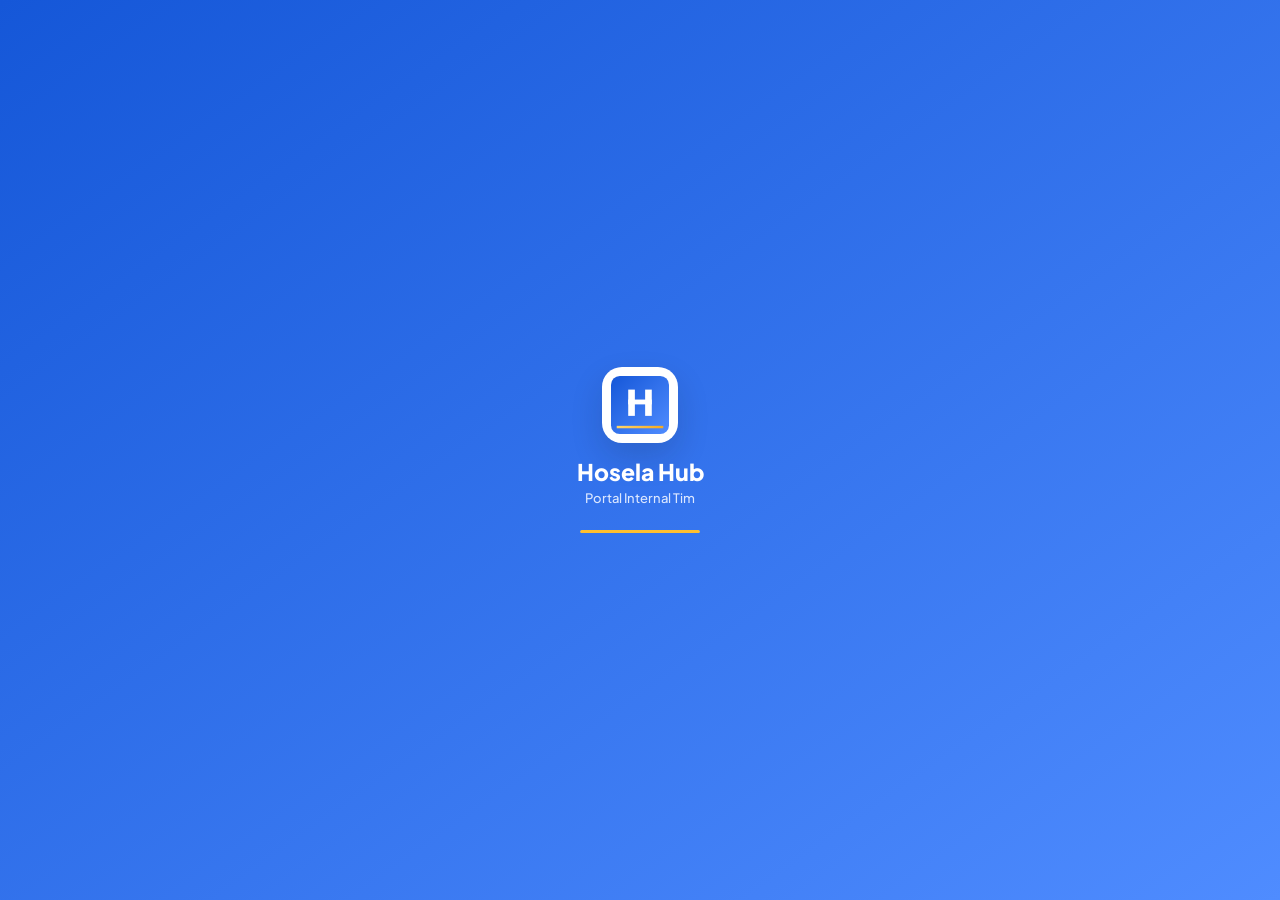
<file: reset.html>
<!DOCTYPE html>
<html lang="id">
<head>
  <meta charset="UTF-8">
  <meta name="viewport" content="width=device-width, initial-scale=1">
  <meta name="robots" content="noindex">
  <title>Reset Hosela Hub</title>
  <style>
    :root {
      --blue: #0876f2;
      --blue-dark: #0459c9;
      --text: #102033;
      --muted: #6f7c8d;
      --soft: #edf5ff;
    }

    * {
      box-sizing: border-box;
    }

    body {
      align-items: center;
      background: linear-gradient(160deg, #e8f3ff 0%, #ffffff 52%, #f4f8ff 100%);
      color: var(--text);
      display: flex;
      font-family: Inter, system-ui, -apple-system, BlinkMacSystemFont, "Segoe UI", sans-serif;
      justify-content: center;
      margin: 0;
      min-height: 100vh;
      padding: 24px;
    }

    .reset-card {
      background: rgba(255, 255, 255, 0.94);
      border: 1px solid rgba(8, 118, 242, 0.12);
      border-radius: 28px;
      box-shadow: 0 24px 70px rgba(16, 32, 51, 0.13);
      max-width: 420px;
      padding: 36px 28px;
      text-align: center;
      width: 100%;
    }

    .brand {
      align-items: center;
      display: inline-flex;
      gap: 12px;
      margin-bottom: 24px;
    }

    .brand img {
      height: 46px;
      width: 46px;
    }

    .brand strong {
      font-size: 22px;
      letter-spacing: 0;
    }

    h1 {
      font-size: 24px;
      margin: 0 0 10px;
    }

    p {
      color: var(--muted);
      font-size: 15px;
      line-height: 1.55;
      margin: 0;
    }

    .loader {
      animation: spin 0.8s linear infinite;
      border: 4px solid var(--soft);
      border-top-color: var(--blue);
      border-radius: 999px;
      height: 44px;
      margin: 28px auto 0;
      width: 44px;
    }

    .fallback {
      background: var(--blue);
      border: 0;
      border-radius: 16px;
      color: #fff;
      cursor: pointer;
      display: none;
      font: inherit;
      font-weight: 700;
      margin-top: 26px;
      padding: 14px 18px;
      width: 100%;
    }

    @keyframes spin {
      to {
        transform: rotate(360deg);
      }
    }
  </style>
</head>
<body>
  <main class="reset-card">
    <div class="brand">
      <img src="assets/logo-icon.svg?v=2" alt="Hosela Hub">
      <strong>Hosela Hub</strong>
    </div>
    <h1>Membersihkan cache lama</h1>
    <p>Chrome sedang disegarkan supaya tidak memakai file lama yang menyebabkan koneksi gagal.</p>
    <div class="loader" aria-hidden="true"></div>
    <button class="fallback" type="button" id="openApp">Buka Aplikasi</button>
  </main>

  <script>
    (function() {
      var version = '20260710a';
      var target = './index.html?v=' + version + '&clean=' + Date.now();
      var button = document.getElementById('openApp');

      function clearStorage() {
        try { localStorage.clear(); } catch (err) {}
        try { sessionStorage.clear(); } catch (err) {}
      }

      function clearCaches() {
        if (!('caches' in window)) return Promise.resolve();
        return caches.keys().then(function(keys) {
          return Promise.all(keys.map(function(key) {
            return caches.delete(key);
          }));
        }).catch(function() {});
      }

      function unregisterServiceWorkers() {
        if (!('serviceWorker' in navigator) || !navigator.serviceWorker.getRegistrations) {
          return Promise.resolve();
        }
        return navigator.serviceWorker.getRegistrations().then(function(registrations) {
          return Promise.all(registrations.map(function(registration) {
            return registration.unregister();
          }));
        }).catch(function() {});
      }

      function goHome() {
        location.replace(target);
      }

      button.addEventListener('click', goHome);
      clearStorage();
      Promise.resolve()
        .then(clearCaches)
        .then(unregisterServiceWorkers)
        .then(function() {
          setTimeout(goHome, 500);
        })
        .catch(goHome);

      setTimeout(function() {
        button.style.display = 'block';
      }, 3500);
    })();
  </script>
</body>
</html>
</file>
<file: css/style.css>
*{box-sizing:border-box;margin:0;padding:0;-webkit-tap-highlight-color:transparent}
body{font-family:-apple-system,BlinkMacSystemFont,'Segoe UI',sans-serif;background:#f0f4f8;min-height:100vh}
.desktop-dashboard-hero,.desktop-lang-select{display:none}
:root{
  --blue:#0e4fa3;--blue-dark:#0a3d82;--blue-light:#dbeafe;
  --gold:#c9971f;--gold-light:#fef3c7;
  --gray-bg:#f7f9fc;--gray-border:#e2e8f0;
  --text-dark:#1e3a5f;--text-muted:#6b7280;
  --green:#059669;--red:#dc2626;--orange:#d97706
}
.screen{display:none;min-height:100vh;flex-direction:column}
.screen.active{display:flex}
.statusbar{background:var(--blue-dark);height:6px;flex-shrink:0}
.header{background:var(--blue);padding:14px 16px 16px;flex-shrink:0}
.header-row{display:flex;align-items:center;gap:10px}
.header h1{font-size:16px;font-weight:700;color:#fff}
.header p{font-size:11px;color:rgba(255,255,255,0.65);margin-top:1px}
.gold-line{height:3px;background:var(--gold);border-radius:2px;margin-top:10px;width:32px}
.back-btn{width:34px;height:34px;border-radius:50%;background:rgba(255,255,255,0.15);border:none;color:#fff;font-size:20px;display:flex;align-items:center;justify-content:center;cursor:pointer;flex-shrink:0}
.content{flex:1;overflow-y:auto;padding:14px;background:var(--gray-bg)}
.navbar{background:#fff;border-top:1px solid var(--gray-border);padding:6px 0 10px;display:flex;justify-content:space-around;flex-shrink:0}
.nav-item{display:flex;flex-direction:column;align-items:center;gap:2px;cursor:pointer;padding:4px 10px}
.nav-icon{font-size:20px}
.nav-label{font-size:10px;color:var(--text-muted)}
.nav-item.active .nav-label{color:var(--blue);font-weight:600}
.card{background:#fff;border-radius:12px;border:1px solid var(--gray-border);padding:14px;margin-bottom:10px}
.card-title{font-size:12px;font-weight:600;color:var(--blue);margin-bottom:10px;display:flex;align-items:center;gap:6px}
.card-dot{width:6px;height:6px;border-radius:50%;background:var(--gold);flex-shrink:0}
.list-item{background:#fff;border-radius:12px;border:1px solid var(--gray-border);padding:12px 14px;margin-bottom:8px;display:flex;align-items:center;gap:12px;cursor:pointer}
.list-item:active{background:var(--blue-light)}
.list-icon{width:40px;height:40px;border-radius:10px;display:flex;align-items:center;justify-content:center;font-size:18px;flex-shrink:0}
.list-info{flex:1}
.list-info h4{font-size:13px;font-weight:600;color:var(--text-dark)}
.list-info p{font-size:11px;color:var(--text-muted);margin-top:2px}
.list-arr{font-size:18px;color:#cbd5e1}
.badge{display:inline-flex;align-items:center;font-size:10px;font-weight:600;padding:2px 8px;border-radius:20px}
.badge-blue{background:var(--blue-light);color:#1d4ed8}
.badge-gold{background:var(--gold-light);color:#92400e}
.badge-green{background:#d1fae5;color:#065f46}
.badge-red{background:#fee2e2;color:#991b1b}
.badge-gray{background:#f3f4f6;color:#374151}
.badge-orange{background:#fff7ed;color:#c2410c}
.avatar{width:40px;height:40px;border-radius:50%;background:var(--blue-light);display:flex;align-items:center;justify-content:center;font-weight:700;font-size:13px;color:var(--blue);flex-shrink:0}
.section-label{font-size:11px;font-weight:600;color:var(--text-muted);letter-spacing:.05em;text-transform:uppercase;margin-bottom:8px;padding-left:2px}
#loading{position:fixed;top:0;left:0;right:0;bottom:0;background:var(--blue);display:flex;flex-direction:column;align-items:center;justify-content:center;z-index:9999}
.loading-logo{width:72px;height:72px;border-radius:20px;background:#fff;display:flex;align-items:center;justify-content:center;margin-bottom:14px}
.loading-title{font-size:22px;font-weight:700;color:#fff}
.loading-sub{font-size:13px;color:rgba(255,255,255,0.6);margin-top:4px}
.loading-bar{width:120px;height:3px;background:rgba(255,255,255,0.2);border-radius:2px;margin-top:24px;overflow:hidden}
.loading-progress{height:100%;background:var(--gold);border-radius:2px;animation:ldg 1.5s ease-in-out infinite}
@keyframes ldg{0%{width:0%;margin-left:0}60%{width:100%;margin-left:0}100%{width:0%;margin-left:100%}}
.login-top{background:var(--blue);padding:40px 24px 32px;text-align:center;flex-shrink:0}
.login-logo{width:72px;height:72px;border-radius:20px;background:#fff;margin:0 auto 14px;display:flex;align-items:center;justify-content:center}
.login-title{font-size:24px;font-weight:700;color:#fff}
.login-sub{font-size:13px;color:rgba(255,255,255,0.65);margin-top:4px}
.gold-bar-center{height:3px;background:var(--gold);width:40px;margin:12px auto 0;border-radius:2px}
.login-body{flex:1;padding:28px 24px;background:var(--gray-bg)}
.pin-label{font-size:13px;color:var(--text-muted);font-weight:500;margin-bottom:14px;text-align:center}
.pin-dots{display:flex;justify-content:center;gap:14px;margin-bottom:24px}
.dot{width:14px;height:14px;border-radius:50%;background:#e2e8f0;border:2px solid #cbd5e1;transition:all .15s}
.dot.filled{background:var(--blue);border-color:var(--blue);transform:scale(1.1)}
.keypad{display:grid;grid-template-columns:repeat(3,1fr);gap:10px}
.key{height:52px;border-radius:12px;background:#fff;border:1px solid var(--gray-border);font-size:20px;font-weight:600;color:var(--text-dark);cursor:pointer;display:flex;align-items:center;justify-content:center;transition:background .1s}
.key:active{background:var(--blue-light)}
.key-del{font-size:14px;color:var(--text-muted);background:#f1f5f9}
.key-clear{background:var(--gold);color:#fff;border-color:var(--gold);font-size:13px;font-weight:600}
.pin-error{text-align:center;font-size:12px;color:var(--red);margin-top:12px;min-height:18px}
@keyframes spin{to{transform:rotate(360deg)}}
.home-hero{background:var(--blue);padding:14px 16px 18px;flex-shrink:0}
.home-greeting{font-size:12px;color:rgba(255,255,255,0.7)}
.home-name{font-size:20px;font-weight:700;color:#fff;margin-top:2px}
.gold-accent{color:var(--gold)}
.ann-banner{background:rgba(201,151,31,.2);border:1px solid rgba(201,151,31,.4);border-radius:10px;margin-top:12px;padding:10px 12px;display:flex;align-items:center;gap:8px;cursor:pointer}
.ann-dot{width:8px;height:8px;border-radius:50%;background:var(--gold);flex-shrink:0}
.ann-text{font-size:11px;color:rgba(255,255,255,.9);flex:1;line-height:1.4}
.menu-grid{display:grid;grid-template-columns:1fr 1fr;gap:10px;margin-bottom:10px}
.menu-card{background:#fff;border-radius:14px;border:1px solid var(--gray-border);padding:14px 12px;cursor:pointer}
.menu-card:active{background:var(--blue-light)}
.menu-icon{width:38px;height:38px;border-radius:10px;display:flex;align-items:center;justify-content:center;margin-bottom:8px;font-size:18px}
.menu-card h3{font-size:13px;font-weight:600;color:var(--text-dark)}
.menu-card p{font-size:10px;color:var(--text-muted);margin-top:2px}
.reward-card{background:var(--blue);border-radius:14px;padding:16px;margin-bottom:10px;border:1px solid rgba(201,151,31,.4)}
.reward-card{animation:rewardIn .36s cubic-bezier(.22,1,.36,1) both}
.reward-label{font-size:11px;font-weight:600;color:var(--gold);letter-spacing:.08em;text-transform:uppercase;margin-bottom:10px}
.reward-avatar-big{width:52px;height:52px;border-radius:50%;background:rgba(255,255,255,.2);border:2px solid var(--gold);display:flex;align-items:center;justify-content:center;font-size:20px;font-weight:700;color:#fff;margin-bottom:8px}
.reward-name{font-size:16px;font-weight:700;color:#fff}
.reward-sub{font-size:11px;color:rgba(255,255,255,.65);margin-top:2px}
.reward-alasan{font-size:11px;color:rgba(255,255,255,.85);margin-top:8px;line-height:1.5;font-style:italic}
.reward-pesan{font-size:12px;color:var(--gold);margin-top:10px;font-weight:600}
.reward-loading-card{
  min-height:174px;
  margin-bottom:10px;
  padding:18px;
  border-radius:18px;
  position:relative;
  overflow:hidden;
  display:flex;
  align-items:center;
  gap:16px;
  background:linear-gradient(135deg,#1557d8 0%,#4f8cff 100%);
  color:#fff;
  box-shadow:0 16px 38px rgba(21,87,216,.16);
}
.reward-loading-card::before{
  content:'';
  position:absolute;
  inset:-40%;
  background:linear-gradient(110deg,transparent 35%,rgba(255,255,255,.22) 48%,transparent 62%);
  animation:rewardSweep 1.45s ease-in-out infinite;
}
.reward-loading-orbit{
  width:64px;
  height:64px;
  border:2px solid rgba(255,255,255,.28);
  border-radius:50%;
  position:relative;
  flex:0 0 64px;
  animation:rewardOrbit 1.4s linear infinite;
}
.reward-loading-orbit::before{
  content:'A';
  position:absolute;
  inset:12px;
  display:flex;
  align-items:center;
  justify-content:center;
  border-radius:50%;
  background:rgba(255,255,255,.16);
  font-size:20px;
  font-weight:800;
}
.reward-loading-orbit span{
  position:absolute;
  width:10px;
  height:10px;
  border-radius:50%;
  background:#fff;
  box-shadow:0 0 0 5px rgba(255,255,255,.16);
}
.reward-loading-orbit span:nth-child(1){top:-5px;left:27px}
.reward-loading-orbit span:nth-child(2){right:2px;bottom:8px;background:#dbeafe}
.reward-loading-orbit span:nth-child(3){left:4px;bottom:8px;background:#bfdbfe}
.reward-loading-copy{
  position:relative;
  z-index:1;
  min-width:0;
  flex:1;
}
.reward-loading-label{
  font-size:10px;
  font-weight:800;
  letter-spacing:.08em;
  text-transform:uppercase;
  color:#dbeafe;
}
.reward-loading-title{
  margin-top:7px;
  font-size:15px;
  font-weight:800;
  line-height:1.25;
}
.reward-loading-bars{
  display:grid;
  gap:7px;
  margin-top:14px;
}
.reward-loading-bars i{
  height:8px;
  border-radius:999px;
  background:rgba(255,255,255,.28);
  overflow:hidden;
  position:relative;
}
.reward-loading-bars i::after{
  content:'';
  position:absolute;
  inset:0;
  width:42%;
  border-radius:inherit;
  background:rgba(255,255,255,.62);
  animation:rewardBar 1.05s ease-in-out infinite;
}
.reward-loading-bars i:nth-child(2){width:78%}
.reward-loading-bars i:nth-child(2)::after{animation-delay:.12s}
.reward-loading-bars i:nth-child(3){width:55%}
.reward-loading-bars i:nth-child(3)::after{animation-delay:.24s}
@keyframes rewardSweep{0%{transform:translateX(-42%) rotate(6deg)}100%{transform:translateX(42%) rotate(6deg)}}
@keyframes rewardOrbit{to{transform:rotate(360deg)}}
@keyframes rewardBar{0%{transform:translateX(-120%)}100%{transform:translateX(260%)}}
@keyframes rewardIn{from{opacity:0;transform:translateY(8px) scale(.98)}to{opacity:1;transform:translateY(0) scale(1)}}
.kpi-row{display:flex;justify-content:space-between;align-items:center;padding:6px 0;border-bottom:1px solid #f1f5f9}
.kpi-row:last-child{border-bottom:none}
.kpi-label{font-size:12px;color:var(--text-muted)}
.kpi-val{font-size:12px;font-weight:600}
.kpi-ok{color:var(--green)}.kpi-warn{color:var(--orange)}.kpi-bad{color:var(--red)}
.form-group{margin-bottom:12px}
.form-label{font-size:12px;color:var(--text-muted);font-weight:500;margin-bottom:6px;display:block}
.form-input{width:100%;padding:10px 12px;border:1px solid var(--gray-border);border-radius:8px;font-size:13px;color:var(--text-dark);background:#fff;font-family:inherit}
.form-input:focus{outline:none;border-color:var(--blue)}
textarea.form-input{height:80px;resize:none}
select.form-input{-webkit-appearance:none}
.btn{width:100%;padding:12px;border-radius:10px;border:none;font-size:14px;font-weight:600;cursor:pointer;font-family:inherit}
.btn-primary{background:var(--blue);color:#fff}
.btn-secondary{background:#eaf1ff;color:#1557d8;border:1px solid #cfe0ff}
.btn-primary:active{background:var(--blue-dark)}
.btn-primary:disabled{background:#93c5fd;cursor:not-allowed}
.btn-secondary:disabled{opacity:.65;cursor:not-allowed}
.btn-gold{background:var(--gold);color:#fff}
.btn-danger{background:var(--red);color:#fff}
.btn-sm{padding:7px 14px;width:auto;font-size:12px;border-radius:8px}
.notif-banner{background:#fff7ed;border:1px solid #fed7aa;border-radius:10px;padding:12px;margin-bottom:10px}
.notif-title{font-size:13px;font-weight:600;color:#c2410c;margin-bottom:4px}
.notif-text{font-size:11px;color:#92400e;line-height:1.5}
.peng-card{background:#fff;border-radius:12px;border:1px solid var(--gray-border);padding:14px;margin-bottom:10px}
.peng-header{display:flex;justify-content:space-between;align-items:flex-start;margin-bottom:6px}
.peng-title{font-size:13px;font-weight:600;color:var(--text-dark);margin-bottom:4px}
.peng-tgl{font-size:10px;color:var(--text-muted);white-space:nowrap;margin-left:8px}
.peng-isi{font-size:12px;color:var(--text-muted);line-height:1.6}
.ide-card{background:#fff;border-radius:12px;border:1px solid var(--gray-border);padding:12px;margin-bottom:8px}
.ide-title{font-size:13px;font-weight:600;color:var(--text-dark);margin-bottom:4px}
.ide-meta{font-size:11px;color:var(--text-muted)}
.peraturan-item{background:#fff;border-radius:10px;border-left:3px solid var(--blue);padding:12px 14px;margin-bottom:8px}
.peraturan-num{font-size:11px;color:var(--blue);font-weight:600;margin-bottom:3px}
.peraturan-text{font-size:12px;color:var(--text-dark);line-height:1.5}
.toast{position:fixed;bottom:80px;left:50%;transform:translateX(-50%);background:#1e3a5f;color:#fff;padding:10px 20px;border-radius:20px;font-size:13px;z-index:9998;opacity:0;transition:opacity .3s;pointer-events:none;white-space:nowrap}
.toast.show{opacity:1}
.empty-state{text-align:center;padding:32px 20px;color:var(--text-muted);font-size:13px}
.empty-icon{font-size:30px;margin-bottom:8px}
/* Profile Card */
.profile-card{background:#fff;border-radius:14px;border:1px solid var(--gray-border);padding:16px;margin-bottom:10px;display:flex;align-items:center;gap:14px;cursor:pointer}
.profile-card:active{background:var(--blue-light)}
.profile-avatar-lg{width:54px;height:54px;border-radius:50%;background:var(--blue-light);display:flex;align-items:center;justify-content:center;font-weight:700;font-size:20px;color:var(--blue);flex-shrink:0;border:2px solid var(--blue)}
.profile-info{flex:1}
.profile-name{font-size:15px;font-weight:700;color:var(--text-dark)}
.profile-jabatan{font-size:11px;color:var(--text-muted);margin-top:1px}
.profile-stars{display:flex;align-items:center;gap:2px;margin-top:6px}
.star-filled{color:#c9971f;font-size:18px}
.star-empty{color:#e2e8f0;font-size:18px}
.profile-skor{font-size:11px;color:var(--text-muted);margin-left:6px}
/* Reward compact */
.reward-compact{background:var(--blue);border-radius:10px;padding:10px 14px;margin-bottom:10px;display:flex;align-items:center;gap:10px;cursor:pointer}
.reward-compact-text{flex:1}
.reward-compact-label{font-size:10px;color:rgba(255,255,255,0.65);font-weight:600;letter-spacing:.05em}
.reward-compact-name{font-size:13px;font-weight:700;color:#fff;margin-top:1px}
.reward-compact-arr{font-size:16px;color:rgba(255,255,255,0.5)}
/* KPI Checklist */
.kpi-check-item{background:#fff;border-radius:12px;border:1px solid var(--gray-border);padding:14px;margin-bottom:10px}
.kpi-check-header{display:flex;align-items:flex-start;gap:10px;margin-bottom:8px}
.kpi-check-no{width:32px;height:32px;border-radius:10px;background:linear-gradient(135deg,#1557d8 0%,#5b8dff 100%);color:#fff;font-size:11px;font-weight:900;display:flex;align-items:center;justify-content:center;flex-shrink:0;margin-top:1px;position:relative;box-shadow:0 10px 20px rgba(21,87,216,.18)}
.kpi-star-symbol{font-size:18px;line-height:1;color:#fff;filter:drop-shadow(0 2px 4px rgba(0,0,0,.16))}
.kpi-check-no small{position:absolute;right:-5px;bottom:-5px;width:16px;height:16px;border-radius:50%;background:#fff;border:1px solid #d6e4ff;color:#1557d8;font-size:9px;font-weight:950;display:flex;align-items:center;justify-content:center;box-shadow:0 4px 10px rgba(16,24,40,.12)}
.kpi-check-title{font-size:13px;font-weight:600;color:var(--text-dark);flex:1}
.kpi-check-desc{font-size:11px;color:var(--text-muted);margin-top:2px}
.kpi-toggle{display:flex;gap:8px;margin-top:10px}
.kpi-btn{flex:1;padding:8px;border-radius:8px;border:1px solid var(--gray-border);font-size:12px;font-weight:600;cursor:pointer;font-family:inherit;transition:all .15s}
.kpi-btn-ya{background:var(--blue-light);color:var(--blue);border-color:var(--blue)}
.kpi-btn-ya.active{background:var(--blue);color:#fff}
.kpi-btn-tidak{background:#fff;color:var(--text-muted)}
.kpi-btn-tidak.active{background:#fee2e2;color:#991b1b;border-color:#fca5a5}
.kpi-catatan{width:100%;margin-top:8px;padding:8px 10px;border:1px solid var(--gray-border);border-radius:8px;font-size:12px;font-family:inherit;resize:none;height:56px;display:none}
.kpi-catatan.show{display:block}
/* Papan Peringkat */
.rank-card{background:#fff;border-radius:12px;border:1px solid var(--gray-border);padding:12px 14px;margin-bottom:8px;display:flex;align-items:center;gap:12px}
.rank-num{width:28px;height:28px;border-radius:50%;display:flex;align-items:center;justify-content:center;font-size:12px;font-weight:700;flex-shrink:0}
.rank-1{background:#fef3c7;color:#92400e}
.rank-2{background:#f1f5f9;color:#475569}
.rank-3{background:#fff7ed;color:#c2410c}
.rank-other{background:#f8fafc;color:#64748b}
.step-num{width:22px;height:22px;border-radius:50%;color:#fff;font-size:11px;font-weight:700;display:flex;align-items:center;justify-content:center;flex-shrink:0}
/* Jabatan Badge */
.jabatan-badge{display:inline-flex;align-items:center;gap:6px;padding:5px 14px;border-radius:20px;font-size:12px;font-weight:700;letter-spacing:0.04em;margin-top:8px}
.jab-packing{background:rgba(219,234,254,0.25);border:1px solid rgba(219,234,254,0.5);color:#dbeafe}
.jab-ecommerce,.jab-live{background:rgba(204,251,241,0.2);border:1px solid rgba(204,251,241,0.4);color:#ccfbf1}
.jab-kepala{background:rgba(191,219,254,0.25);border:1px solid rgba(191,219,254,0.5);color:#bfdbfe}
.jab-finance{background:rgba(255,255,255,0.15);border:1px solid rgba(255,255,255,0.35);color:#fff}
.jab-owner{background:rgba(201,151,31,0.3);border:1px solid rgba(201,151,31,0.6);color:#fef3c7}
/* PHONE PREVIEW */
.preview-btn{position:fixed;bottom:20px;right:16px;background:var(--blue);color:#fff;border:none;border-radius:20px;padding:8px 16px;font-size:12px;font-weight:600;cursor:pointer;z-index:8888;display:none;align-items:center;gap:6px}
/* Skeleton loading */
.skeleton{background:linear-gradient(90deg,#e2e8f0 25%,#f1f5f9 50%,#e2e8f0 75%);background-size:200% 100%;animation:skel 1.2s ease-in-out infinite;border-radius:8px}
@keyframes skel{0%{background-position:200% 0}100%{background-position:-200% 0}}
.skel-card{height:80px;margin-bottom:10px}
.skel-text{height:14px;margin-bottom:8px}
.skel-text-sm{height:10px;width:60%;margin-bottom:6px}
.phone-wrap{display:none;position:fixed;inset:0;background:rgba(10,20,40,0.88);z-index:9000;align-items:center;justify-content:center;flex-direction:column}
.phone-wrap.show{display:flex}
.phone-frame{width:375px;height:780px;background:#fff;border-radius:44px;border:8px solid #1e293b;overflow:hidden;position:relative;box-shadow:0 0 0 2px #334155,0 24px 60px rgba(0,0,0,0.6)}
.phone-notch{position:absolute;top:0;left:50%;transform:translateX(-50%);width:120px;height:26px;background:#1e293b;border-radius:0 0 16px 16px;z-index:10;pointer-events:none}
.phone-frame iframe{width:100%;height:100%;border:none}
.phone-frame .phone-inner{width:100%;height:100%;overflow-y:auto;overflow-x:hidden;background:#fff}
.phone-close{margin-top:16px;background:rgba(255,255,255,0.12);border:none;color:#fff;border-radius:20px;padding:8px 20px;font-size:13px;cursor:pointer}
.phone-hint{color:rgba(255,255,255,0.4);font-size:11px;margin-top:8px}
/* PHONE MODE */
body.phone-mode{background:#0f172a;min-height:100vh;display:flex;flex-direction:column;align-items:center;justify-content:center;padding:20px 0}
body.phone-mode #app-wrap{width:375px;height:780px;border-radius:40px;overflow:hidden;box-shadow:0 0 0 8px #1e293b,0 0 0 10px #334155,0 30px 80px rgba(0,0,0,0.6);position:relative;flex-shrink:0;display:flex;flex-direction:column}
body.phone-mode #app-wrap::before{content:'';display:block;height:6px;background:#1e293b;flex-shrink:0}
body.phone-mode #app-wrap .screen.active{min-height:0;height:0;flex:1;overflow:hidden}
body.phone-mode .screen.active>.navbar{position:sticky;bottom:0}
body.phone-mode .preview-btn{position:static;margin-top:14px;border-radius:20px;background:rgba(255,255,255,0.12)}

/* Kolabo-inspired mobile blue system */
:root{
  --blue:#1f5eff;
  --blue-dark:#1557d8;
  --blue-light:#edf4ff;
  --blue-line:#cfe0ff;
  --gray-bg:#f5f7fb;
  --gray-border:#e4e9f2;
  --surface:#ffffff;
  --surface-soft:#f9fbff;
  --text-dark:#101828;
  --text-muted:#667085;
  --gold:#1f5eff;
  --gold-light:#edf4ff;
  --green:#12b76a;
  --red:#f04438;
  --orange:#f79009;
  --radius:8px;
}
body{background:#f5f7fb;color:var(--text-dark)}
#app-wrap{background:#f5f7fb}
.header,.home-hero,.login-top,#loading{background:#1557d8}
.header{padding:18px 18px 16px;border-bottom:0}
.header h1{font-size:18px;font-weight:800}
.header p{font-size:12px;color:#c7d7fe}
.gold-line,.gold-bar-center{background:#7ca8ff;width:36px;height:3px}
.back-btn{background:rgba(255,255,255,.12);border:1px solid rgba(255,255,255,.16);border-radius:8px}
.content{padding:14px;background:#f5f7fb}
.card,.list-item,.peng-card,.ide-card,.profile-card,.rank-card,.kpi-check-item,.menu-card{
  border-radius:8px;
  border:1px solid #e4e9f2;
  background:#fff;
  box-shadow:0 1px 2px rgba(16,24,40,.04);
}
.card-title{font-size:12px;font-weight:800;color:#1557d8}
.card-dot{background:#1f5eff;border-radius:2px}
.menu-grid{gap:10px}
.menu-card{min-height:112px;padding:14px;overflow:hidden}
.menu-card::after{display:none}
.menu-card h3{font-size:14px;font-weight:800;color:#101828}
.menu-card p{font-size:11px;color:#667085}
.menu-icon,.list-icon{
  background:#edf4ff!important;
  color:#1f5eff!important;
  border:1px solid #d9e7ff;
  border-radius:8px;
}
.menu-icon .svg-icon,.list-icon .svg-icon{stroke:#1f5eff}
.home-hero{padding:20px 18px 22px}
.home-greeting{color:#c7d7fe;font-weight:600}
.home-name{font-size:22px;font-weight:850}
#home-quote{color:#dbe7ff!important;font-style:normal!important}
.ann-banner{background:rgba(255,255,255,.1);border:1px solid rgba(255,255,255,.14);border-radius:8px}
.ann-dot{background:#7ca8ff;border-radius:2px}
.navbar{background:rgba(255,255,255,.96);border-top:1px solid #e4e9f2;box-shadow:0 -8px 24px rgba(16,24,40,.05)}
.nav-item.active .nav-label{color:#1f5eff;font-weight:800}
.btn{border-radius:8px;font-weight:800}
.btn-primary,.btn-gold{background:#1f5eff;color:#fff}
.btn-primary:active,.btn-gold:active{background:#1557d8}
.btn-primary:disabled{background:#9dbbff}
.form-input{border-radius:8px;border-color:#d0d7e2;background:#fff}
.form-input:focus{border-color:#1f5eff;box-shadow:0 0 0 3px rgba(31,94,255,.12)}
.badge{border-radius:6px;padding:3px 8px;font-weight:800}
.badge-blue,.badge-gold{background:#edf4ff;color:#1f5eff}
.badge-green{background:#ecfdf3;color:#067647}
.badge-red{background:#fef3f2;color:#b42318}
.badge-gray{background:#f2f4f7;color:#344054}
.badge-orange{background:#fff6ed;color:#b54708}
.login-logo,.loading-logo{border-radius:8px}
.login-body{background:#f5f7fb}
.reward-card,.reward-compact{background:#1557d8;border:1px solid #214f9f;border-radius:8px}
.reward-label,.reward-pesan{color:#b7ccff}
.profile-avatar-lg,.avatar,.kpi-check-no,.rank-num{background:#edf4ff;color:#1f5eff;border-color:#d9e7ff}
.rank-1,.rank-2,.rank-3,.rank-other{background:#edf4ff;color:#1f5eff}
.notif-banner{background:#fff;border:1px solid #e4e9f2;border-left:3px solid #1f5eff}
.notif-title{color:#1557d8}
.notif-text{color:#667085}
.jabatan-badge{border-radius:6px;background:rgba(255,255,255,.12)!important;border:1px solid rgba(255,255,255,.18)!important;color:#fff!important;letter-spacing:0}
.camera-preview{border-radius:8px;background:#0b1220}

/* Modern UI refresh */
:root{
  --blue:#1557d8;
  --blue-dark:#4f8cff;
  --blue-light:#e8f0ff;
  --gold:#d6a22a;
  --gold-light:#fff4ce;
  --gray-bg:#f3f6fb;
  --gray-border:#dde5f0;
  --surface:#ffffff;
  --surface-soft:#f8fafc;
  --text-dark:#14233b;
  --text-muted:#667085;
  --green:#079455;
  --red:#d92d20;
  --orange:#dc6803;
  --shadow-sm:0 1px 2px rgba(16,24,40,.05);
  --shadow-md:0 10px 24px rgba(16,24,40,.08);
  --radius:8px;
}
body{background:var(--gray-bg);color:var(--text-dark);font-family:Inter,-apple-system,BlinkMacSystemFont,'Segoe UI',sans-serif}
.screen{background:var(--gray-bg)}
.statusbar{height:0;background:transparent}
.header,.home-hero,.login-top,#loading{background:#1557d8}
.header{padding:18px 18px 16px;border-bottom:1px solid rgba(255,255,255,.12)}
.header h1{font-size:18px;font-weight:800;letter-spacing:0}
.header p{font-size:12px;color:rgba(255,255,255,.72)}
.header-row{gap:12px}
.gold-line,.gold-bar-center{height:4px;width:44px;background:var(--gold)}
.back-btn{width:38px;height:38px;border-radius:8px;background:rgba(255,255,255,.14);font-size:22px;transition:background .16s,transform .16s}
.back-btn:active{background:rgba(255,255,255,.24);transform:scale(.98)}
.content{padding:16px;background:var(--gray-bg)}
.card,.peng-card,.ide-card,.profile-card,.kpi-check-item,.rank-card,.list-item,.menu-card{border-radius:var(--radius);border:1px solid var(--gray-border);background:var(--surface);box-shadow:var(--shadow-sm)}
.card,.peng-card,.ide-card,.profile-card,.kpi-check-item,.rank-card{padding:15px}
.card-title{font-size:12px;font-weight:800;color:var(--text-dark);letter-spacing:.01em}
.card-dot{width:8px;height:8px;background:var(--blue)}
.list-item{padding:13px 14px;transition:transform .16s,box-shadow .16s,border-color .16s,background .16s}
.list-item:active,.profile-card:active,.menu-card:active{background:#f8fbff;transform:scale(.99)}
.list-icon,.menu-icon{border-radius:8px}
.badge{border-radius:999px;padding:4px 9px;font-weight:800;letter-spacing:0}
.badge-blue{background:#e8f0ff;color:#1557d8}
.badge-gold{background:#fff4ce;color:#946200}
.badge-green{background:#dcfae6;color:#067647}
.badge-red{background:#fee4e2;color:#b42318}
.badge-gray{background:#eef2f6;color:#344054}
.badge-orange{background:#ffead5;color:#b54708}
.login-top{padding:46px 24px 34px}
.login-logo,.loading-logo{border-radius:8px;box-shadow:var(--shadow-md)}
.login-title,.loading-title{font-weight:900;letter-spacing:0}
.login-body{background:var(--gray-bg);padding:28px 22px}
.home-hero{padding:18px 18px 20px}
.home-greeting{font-size:12px;color:rgba(255,255,255,.74)}
.home-name{font-size:22px;font-weight:900}
.ann-banner{border-radius:8px;background:rgba(255,255,255,.12);border:1px solid rgba(255,255,255,.18);padding:12px}
.ann-dot{background:var(--gold)}
.menu-grid{gap:12px}
.menu-card{position:relative;min-height:118px;padding:14px;overflow:hidden;transition:transform .16s,box-shadow .16s,border-color .16s}
.menu-card::after{content:'';position:absolute;right:-18px;bottom:-18px;width:64px;height:64px;border-radius:50%;background:rgba(21,87,216,.06);pointer-events:none}
.menu-card:hover{box-shadow:var(--shadow-md);border-color:#c9d7ea}
.menu-icon{width:42px;height:42px;margin-bottom:10px;font-size:20px}
.menu-card h3{font-size:14px;font-weight:850;color:var(--text-dark);line-height:1.25}
.menu-card p{font-size:11px;color:var(--text-muted);line-height:1.35;margin-top:4px}
.reward-card,.reward-compact{background:#1557d8;border-radius:var(--radius);border:1px solid rgba(255,255,255,.12);box-shadow:var(--shadow-md)}
.reward-label{color:#ffd66b}
.form-label{font-size:12px;font-weight:750;color:#475467}
.form-input{min-height:42px;border-radius:8px;border:1px solid #cfd8e6;background:#fff;font-size:14px;box-shadow:0 1px 0 rgba(16,24,40,.02);transition:border-color .16s,box-shadow .16s}
.form-input:focus{border-color:var(--blue);box-shadow:0 0 0 3px rgba(21,87,216,.12)}
select.form-input{background-image:linear-gradient(45deg,transparent 50%,#667085 50%),linear-gradient(135deg,#667085 50%,transparent 50%);background-position:calc(100% - 18px) 18px,calc(100% - 13px) 18px;background-size:5px 5px,5px 5px;background-repeat:no-repeat;padding-right:34px}
.btn{min-height:42px;border-radius:8px;font-weight:850;letter-spacing:0;box-shadow:var(--shadow-sm);transition:transform .16s,box-shadow .16s,background .16s}
.btn:active{transform:scale(.99)}
.btn-primary{background:#1557d8;color:#fff;box-shadow:0 8px 18px rgba(21,87,216,.22)}
.btn-secondary{background:#eaf1ff;color:#1557d8;border:1px solid #cfe0ff;box-shadow:0 8px 18px rgba(21,87,216,.08)}
.btn-primary:active{background:#4f8cff}
.btn-gold{background:#d6a22a;color:#101828}
.btn-danger{background:#d92d20;color:#fff}
.btn-sm{min-height:34px;padding:8px 13px;border-radius:8px;font-size:12px}
.key{height:54px;border-radius:8px;border-color:#d7dfeb;font-weight:850;box-shadow:var(--shadow-sm)}
.key:active{background:#eef5ff;transform:scale(.99)}
.key-clear{background:#d6a22a;color:#101828}
.toast{border-radius:8px;background:#101828;box-shadow:var(--shadow-md);font-weight:700}
.empty-state{color:var(--text-muted)}
.profile-avatar-lg,.avatar{border-radius:8px;background:#e8f0ff;color:#1557d8;border:none}
.kpi-btn{border-radius:8px;font-weight:850}
.kpi-btn-ya{background:#e8f0ff;color:#1557d8;border-color:#b7ccfb}
.kpi-btn-ya.active{background:#1557d8}
.kpi-btn-tidak.active{background:#fee4e2;color:#b42318;border-color:#fda29b}
.peraturan-item{border-radius:8px;border-left:4px solid var(--blue)}
.notif-banner{border-radius:8px;background:#fff7ed}
.skeleton{border-radius:8px}
.preview-btn{border-radius:999px;box-shadow:var(--shadow-md)}
.svg-icon{width:18px;height:18px;display:inline-block;vertical-align:-3px;fill:none;stroke:currentColor;stroke-width:2;stroke-linecap:round;stroke-linejoin:round}
.menu-icon{color:#1557d8}
.menu-icon .svg-icon{width:22px;height:22px}
.jabatan-badge .svg-icon{width:14px;height:14px;vertical-align:-2px}
.list-icon{color:#1557d8}
.list-icon:empty::before,.empty-icon:empty::before,.nav-icon:empty::before{content:'';display:block;width:20px;height:20px;background:currentColor;-webkit-mask:var(--icon-mask) center/contain no-repeat;mask:var(--icon-mask) center/contain no-repeat}
.empty-icon{display:flex;align-items:center;justify-content:center;color:#98a2b3}
.empty-icon:empty{margin:0 auto 8px;width:34px;height:34px;border-radius:8px;background:#eef2f6}
.empty-icon:empty::before{--icon-mask:url("data:image/svg+xml,%3Csvg xmlns='http://www.w3.org/2000/svg' viewBox='0 0 24 24'%3E%3Cpath fill='none' stroke='black' stroke-width='2' stroke-linecap='round' stroke-linejoin='round' d='M5 4h14v16H5zM9 9h6M9 13h6M9 17h4'/%3E%3C/svg%3E");width:18px;height:18px}
.list-icon:empty::before{--icon-mask:url("data:image/svg+xml,%3Csvg xmlns='http://www.w3.org/2000/svg' viewBox='0 0 24 24'%3E%3Cpath fill='none' stroke='black' stroke-width='2' stroke-linecap='round' stroke-linejoin='round' d='M4 7h16M4 12h16M4 17h10'/%3E%3C/svg%3E")}
.nav-icon{width:24px;height:24px;display:flex;align-items:center;justify-content:center;color:#98a2b3}
.nav-item.active .nav-icon,.nav-item.active .nav-label{color:var(--blue)}
.navbar .nav-item:nth-child(1) .nav-icon::before{--icon-mask:url("data:image/svg+xml,%3Csvg xmlns='http://www.w3.org/2000/svg' viewBox='0 0 24 24'%3E%3Cpath fill='none' stroke='black' stroke-width='2' stroke-linecap='round' stroke-linejoin='round' d='M3 10.5 12 3l9 7.5V21h-6v-6H9v6H3z'/%3E%3C/svg%3E")}
.navbar .nav-item:nth-child(2) .nav-icon::before{--icon-mask:url("data:image/svg+xml,%3Csvg xmlns='http://www.w3.org/2000/svg' viewBox='0 0 24 24'%3E%3Cpath fill='none' stroke='black' stroke-width='2' stroke-linecap='round' stroke-linejoin='round' d='M9 4h6l1 2h3v15H5V6h3zM9 10h6M9 14h6M9 18h4'/%3E%3C/svg%3E")}
.navbar .nav-item:nth-child(3) .nav-icon::before{--icon-mask:url("data:image/svg+xml,%3Csvg xmlns='http://www.w3.org/2000/svg' viewBox='0 0 24 24'%3E%3Cpath fill='none' stroke='black' stroke-width='2' stroke-linecap='round' stroke-linejoin='round' d='M4 13h3l10 4V7L7 11H4zM7 13v5'/%3E%3C/svg%3E")}
.navbar .nav-item:nth-child(4) .nav-icon::before{--icon-mask:url("data:image/svg+xml,%3Csvg xmlns='http://www.w3.org/2000/svg' viewBox='0 0 24 24'%3E%3Cpath fill='none' stroke='black' stroke-width='2' stroke-linecap='round' stroke-linejoin='round' d='M9 18h6M10 21h4M8 10a4 4 0 1 1 8 0c0 2-2 3-2 5h-4c0-2-2-3-2-5z'/%3E%3C/svg%3E")}
.side-icon{width:32px;height:32px;border-radius:8px;background:#eef5ff;color:var(--blue);display:flex;align-items:center;justify-content:center;flex-shrink:0}
.side-icon::before{content:'';display:block;width:18px;height:18px;background:currentColor;-webkit-mask:var(--side-mask) center/contain no-repeat;mask:var(--side-mask) center/contain no-repeat}
.side-book::before{--side-mask:url("data:image/svg+xml,%3Csvg xmlns='http://www.w3.org/2000/svg' viewBox='0 0 24 24'%3E%3Cpath fill='none' stroke='black' stroke-width='2' stroke-linecap='round' stroke-linejoin='round' d='M5 4h11a3 3 0 0 1 3 3v13H8a3 3 0 0 0-3 3zM5 4v19'/%3E%3C/svg%3E")}
.side-mail::before{--side-mask:url("data:image/svg+xml,%3Csvg xmlns='http://www.w3.org/2000/svg' viewBox='0 0 24 24'%3E%3Cpath fill='none' stroke='black' stroke-width='2' stroke-linecap='round' stroke-linejoin='round' d='M4 6h16v12H4zM4 7l8 6 8-6'/%3E%3C/svg%3E")}
.side-install::before{--side-mask:url("data:image/svg+xml,%3Csvg xmlns='http://www.w3.org/2000/svg' viewBox='0 0 24 24'%3E%3Cpath fill='none' stroke='black' stroke-width='2' stroke-linecap='round' stroke-linejoin='round' d='M12 3v12m0 0 4-4m-4 4-4-4M5 19h14'/%3E%3C/svg%3E")}

/* Modern UI pass 2: polish the old inline-heavy screens without touching app logic */
#app-wrap{background:var(--gray-bg)}
.loading-logo span,.login-logo span{font-size:0!important;position:relative;width:44px;height:44px;border-radius:8px;background:#1557d8;color:#fff;display:flex;align-items:center;justify-content:center}
.loading-logo span::before,.login-logo span::before{content:'H';font-size:28px;font-weight:950;line-height:1}
.login-top{padding:54px 24px 38px;position:relative}
.login-top::after{content:'';position:absolute;left:0;right:0;bottom:-1px;height:18px;background:var(--gray-bg);border-radius:18px 18px 0 0}
.login-body{padding:30px 22px}
.pin-label{font-size:14px;font-weight:850;color:var(--text-dark);text-align:left;margin-bottom:16px}
#username-group [onclick="gantiAkun()"]{display:inline-flex!important;margin-top:8px!important;font-size:12px!important;font-weight:750;color:var(--blue)!important}
#pin-spinner>div{border-color:rgba(21,87,216,.18)!important;border-top-color:var(--blue)!important}
#side-menu-overlay{background:rgba(15,23,42,.48)!important;backdrop-filter:blur(3px)}
#side-menu{width:82%!important;max-width:320px!important;border-radius:18px 0 0 18px;box-shadow:-24px 0 48px rgba(16,24,40,.18)!important}
#side-menu>div:first-child{background:#1557d8!important;padding:34px 22px 22px!important}
#side-menu [id="sm-nama"]{font-size:22px!important;letter-spacing:0}
#side-menu [id="sm-jabatan"]{font-size:12px!important;opacity:.78!important;margin-top:3px}
#side-menu [onclick="openPanduan()"],#side-menu [onclick="bukaEmailSettings()"]{border:1px solid transparent;transition:background .16s,border-color .16s,transform .16s}
#side-menu [onclick="openPanduan()"]:active,#side-menu [onclick="bukaEmailSettings()"]:active{transform:scale(.99);background:#f8fbff!important;border-color:#dbe7fb}
#side-menu button[onclick="doLogout()"]{min-height:42px!important;background:#fff1f0!important;color:#b42318!important;border:1px solid #fecdca!important;border-radius:8px!important}
.home-hero{position:relative;padding:22px 18px 22px;background:#1557d8}
.home-menu-btn{position:absolute;top:14px;right:14px;width:38px;height:38px;border:1px solid rgba(255,255,255,.18);border-radius:8px;background:rgba(255,255,255,.12);color:#fff;cursor:pointer}
.home-menu-btn::before{content:'';position:absolute;inset:10px 9px;background:currentColor;-webkit-mask:url("data:image/svg+xml,%3Csvg xmlns='http://www.w3.org/2000/svg' viewBox='0 0 24 24'%3E%3Cpath stroke='black' stroke-width='2' stroke-linecap='round' d='M4 7h16M4 12h16M4 17h16'/%3E%3C/svg%3E") center/contain no-repeat;mask:url("data:image/svg+xml,%3Csvg xmlns='http://www.w3.org/2000/svg' viewBox='0 0 24 24'%3E%3Cpath stroke='black' stroke-width='2' stroke-linecap='round' d='M4 7h16M4 12h16M4 17h16'/%3E%3C/svg%3E") center/contain no-repeat}
.home-menu-btn:active{background:rgba(255,255,255,.22);transform:scale(.98)}
#home-quote{max-width:88%;font-size:12px!important;color:rgba(255,255,255,.78)!important;margin-top:10px!important}
.ann-banner span:last-child,#anomali-banner span:last-child{display:none}
#anomali-banner{background:#b42318!important;border:1px solid #fecdca;border-radius:8px!important;box-shadow:0 12px 22px rgba(180,35,24,.18)}
#anomali-banner span:first-child{display:none}
.navbar{padding:8px 12px 12px;background:rgba(255,255,255,.94);border-top:1px solid #d8e1ee;box-shadow:0 -10px 24px rgba(16,24,40,.05)}
.nav-item{min-width:68px;border-radius:8px;padding:6px 8px;transition:background .16s,transform .16s}
.nav-item.active{background:#eef5ff}
.nav-item:active{transform:scale(.98)}
.nav-label{font-size:10px;font-weight:750}
.header{position:relative;overflow:hidden}
.header::after{content:'';position:absolute;left:18px;right:18px;bottom:0;height:1px;background:rgba(255,255,255,.12)}
.back-btn{font-size:0;position:relative}
.back-btn::before{content:'';width:18px;height:18px;background:currentColor;-webkit-mask:url("data:image/svg+xml,%3Csvg xmlns='http://www.w3.org/2000/svg' viewBox='0 0 24 24'%3E%3Cpath fill='none' stroke='black' stroke-width='2.4' stroke-linecap='round' stroke-linejoin='round' d='M15 18l-6-6 6-6'/%3E%3C/svg%3E") center/contain no-repeat;mask:url("data:image/svg+xml,%3Csvg xmlns='http://www.w3.org/2000/svg' viewBox='0 0 24 24'%3E%3Cpath fill='none' stroke='black' stroke-width='2.4' stroke-linecap='round' stroke-linejoin='round' d='M15 18l-6-6 6-6'/%3E%3C/svg%3E") center/contain no-repeat}
.card,.list-item,.menu-card,.peng-card,.ide-card,.rank-card,.kpi-check-item{box-shadow:0 1px 2px rgba(16,24,40,.04),0 8px 18px rgba(16,24,40,.035)}
.card:hover,.list-item:hover,.menu-card:hover{border-color:#c7d7ee}
.empty-state{padding:34px 18px;border-radius:8px;background:rgba(255,255,255,.55);border:1px dashed #d0d9e8}
.content>.empty-state,#pengumuman-list>.empty-state,#users-list>.empty-state,#laporan-list>.empty-state{background:#fff}
.step-num{background:#1557d8!important;border-radius:8px}
#tab-izin,#tab-anomali{background:#fff;font-weight:850!important}
#tab-izin{border-bottom-color:var(--blue)!important}
#tab-anomali{border-bottom:2px solid transparent}
button[onclick="hapusSemuaNotif()"]{min-height:32px;padding:6px 10px;border-radius:8px!important;background:rgba(255,255,255,.12)!important;color:#fff!important;font-weight:800}
textarea.form-input{line-height:1.45}
.preview-btn{min-height:38px;padding:9px 15px}
.camera-card{padding:12px}

/* Login redesign: clean mobile business look with real Hosela logo */
.brand-logo-img{width:58px;height:58px;display:block;object-fit:contain}
.loading-logo,.login-logo{
  width:76px;
  height:76px;
  border-radius:20px;
  background:#fff;
  box-shadow:0 14px 32px rgba(16,24,40,.16);
  overflow:hidden;
}
.loading-logo{padding:9px}
.login-logo{
  padding:9px;
  margin-bottom:18px;
  border:1px solid rgba(255,255,255,.72);
}
.loading-logo span,.login-logo span{display:none!important}
#loading{
  background:linear-gradient(180deg,#4f8cff 0%,#1557d8 100%);
}
.loading-title{font-size:23px}
.loading-sub{color:#dbe7ff}
.loading-progress{background:#ffbf2f}
.login-top{
  min-height:270px;
  padding:50px 24px 70px;
  background:
    radial-gradient(circle at 22% 0%,rgba(255,255,255,.16),transparent 30%),
    linear-gradient(180deg,#4f8cff 0%,#1557d8 100%);
}
.login-top::after{
  height:34px;
  border-radius:28px 28px 0 0;
  background:#f3f6fb;
}
.login-title{
  font-size:28px;
  line-height:1.1;
  color:#fff;
}
.login-sub{
  max-width:260px;
  margin:8px auto 0;
  color:#dbe7ff;
  font-size:13px;
  line-height:1.45;
}
.gold-bar-center{
  width:48px;
  height:4px;
  margin-top:18px;
  background:#ffbf2f;
}
.login-body{
  position:relative;
  z-index:1;
  margin:-38px 16px 0;
  flex:0 0 auto;
  padding:22px 18px 18px;
  background:#fff;
  border:1px solid #e4e9f2;
  border-radius:16px;
  box-shadow:0 18px 42px rgba(16,24,40,.12);
}
.login-body::after{
  content:'';
  display:block;
  height:22px;
}
#s-login{
  background:linear-gradient(180deg,#1557d8 0 250px,#f3f6fb 250px 100%);
}
#s-login .pin-label{
  font-size:17px;
  font-weight:900;
  color:#101828;
  margin-bottom:18px;
}
#s-login .form-label{
  color:#344054;
  font-weight:800;
}
#s-login .form-input{
  min-height:48px;
  border-radius:10px;
  background:#f8fafc;
  border-color:#d8e1ee;
}
#s-login .form-input:focus{
  background:#fff;
  border-color:#1557d8;
}
#s-login #login-btn{
  min-height:48px;
  border-radius:10px;
  margin-top:4px;
  box-shadow:0 12px 24px rgba(21,87,216,.26);
}
#s-login #username-group [onclick="gantiAkun()"]{
  color:#1557d8!important;
}

.attendance-summary-grid{display:grid;grid-template-columns:1fr 1fr;gap:8px;margin-bottom:12px}
.attendance-summary-grid .card{margin:0;padding:12px;text-align:center}
.attendance-summary-grid b{display:block;font-size:20px;color:#1557d8}
.attendance-summary-grid span{font-size:11px;color:var(--text-muted)}
.attendance-action-row{display:grid;grid-template-columns:1fr 1fr;gap:8px;margin:0 0 12px}
.attendance-action-row .btn{min-height:42px;padding:10px 8px;font-size:12px}
.attendance-process-btn{min-height:42px}
.att-user-card{padding:12px;margin-bottom:12px}
.att-user-head{display:flex;justify-content:space-between;gap:10px;align-items:flex-start;margin-bottom:10px}
.att-user-head b{font-size:14px;color:#101828}
.att-user-head p{font-size:11px;color:var(--text-muted);margin-top:2px}
.att-user-head span{font-size:10px;font-weight:800;color:#1557d8;background:#eef5ff;border-radius:6px;padding:4px 7px}
.att-grid{display:grid;grid-template-columns:repeat(7,minmax(0,1fr));gap:5px}
.att-weekday{height:24px;border-radius:6px;background:#eef2f6;color:#475467;font-size:10px;font-weight:900;display:flex;align-items:center;justify-content:center}
.att-day{min-height:58px;border:1px solid #e4e9f2;background:#fff;border-radius:8px;padding:5px 2px;display:flex;flex-direction:column;align-items:center;justify-content:center;gap:2px;font-family:inherit;color:#667085}
.att-day span{font-size:11px;font-weight:900;color:#1557d8}
.att-day small{font-size:9px;line-height:1;color:#98a2b3}
.att-day.att-blank{background:transparent;border:0;box-shadow:none;pointer-events:none}
.att-day.filled{background:#f1f7ff;border-color:#b7ccfb}
.att-day.filled small{color:#101828;font-weight:800}
.att-day.rejected{background:#fff1f0;border-color:#fecdca}
.att-day.absent{background:#fff1f0;border-color:#fecdca}
.att-day.absent small{color:#b42318;font-weight:900}
.att-day.sunday{background:#fff7ed;border-color:#fed7aa}
.att-day.sunday span{color:#b54708}
.att-day.sunday.filled{background:#fff7ed;border-color:#fdba74}
.att-modal-backdrop{position:fixed;inset:0;background:rgba(15,23,42,.54);z-index:10000;display:flex;align-items:flex-end;justify-content:center;padding:14px}
.att-modal{width:100%;max-width:430px;background:#fff;border-radius:18px 18px 12px 12px;padding:18px;box-shadow:0 -18px 46px rgba(16,24,40,.22)}
.att-modal h3{font-size:18px;color:#101828;margin-bottom:3px}
.att-modal p{font-size:12px;color:var(--text-muted);margin-bottom:14px}
.att-modal label{display:block;font-size:12px;font-weight:850;color:#344054;margin:10px 0 6px}
.camera-preview{position:relative;aspect-ratio:3/4;background:#101828;border-radius:8px;overflow:hidden;display:flex;align-items:center;justify-content:center;color:#cbd5e1;font-size:13px;font-weight:800}
.camera-preview video,.camera-preview img{width:100%;height:100%;object-fit:cover;display:block}
.camera-preview video{transform:scaleX(-1)}
.camera-preview img{transform:none}
#attendance-camera-placeholder{position:absolute;inset:0;display:flex;align-items:center;justify-content:center;background:#111827;color:#98a2b3}
.camera-actions{display:grid;grid-template-columns:1fr 1fr;gap:8px;margin-top:10px}
.camera-status{border:1px solid #d7dfeb;background:#f8fafc;border-radius:8px;padding:10px 12px;margin-bottom:12px;font-size:12px;color:var(--text-muted);line-height:1.45}
.camera-status.ok{border-color:#abefc6;background:#ecfdf3;color:#067647}
.camera-status.bad{border-color:#fecdca;background:#fff1f0;color:#b42318}
.camera-note{margin-top:10px;font-size:11px;line-height:1.55;color:var(--text-muted);background:#f8fafc;border:1px solid var(--gray-border);border-radius:8px;padding:10px}
.attendance-row{display:flex;justify-content:space-between;gap:10px;padding:10px 0;border-bottom:1px solid var(--gray-border);font-size:12px}
.attendance-row:last-child{border-bottom:none}
.attendance-row b{color:var(--text-dark)}
.home-clock-card{
  margin:-4px 0 14px;
  padding:18px;
  border-radius:18px;
  background:linear-gradient(155deg,#ffffff 0%,#f8fbff 52%,#eaf2ff 100%);
  border:1px solid #dfe8f4;
  box-shadow:0 16px 38px rgba(16,24,40,.08);
}
.home-clock-head{display:flex;align-items:flex-start;justify-content:space-between;gap:12px;margin-bottom:12px}
.home-clock-label{font-size:12px;font-weight:900;color:#101828}
.home-clock-date{font-size:12px;font-weight:700;color:#667085;margin-top:3px}
.home-clock-logo{width:48px;height:48px;border-radius:14px;background:#fff;box-shadow:0 10px 24px rgba(16,24,40,.1);display:flex;align-items:center;justify-content:center;padding:7px;flex-shrink:0}
.home-clock-logo img{width:100%;height:100%;object-fit:contain;display:block}
.home-clock-time{text-align:center;font-size:44px;line-height:1;font-weight:950;color:#101828;font-variant-numeric:tabular-nums;letter-spacing:0;margin:12px 0 16px}
.home-clock-action{width:100%;min-height:52px;border:0;border-radius:16px;background:linear-gradient(135deg,#1557d8 0%,#4f8cff 100%);color:#fff;font-size:14px;font-weight:950;display:flex;align-items:center;justify-content:center;gap:10px;box-shadow:0 12px 28px rgba(21,87,216,.22);cursor:pointer}
.home-clock-action:active{transform:scale(.99)}
.home-clock-fingerprint{width:24px;height:24px;display:inline-block;background:#fff;-webkit-mask:url("data:image/svg+xml,%3Csvg xmlns='http://www.w3.org/2000/svg' viewBox='0 0 24 24'%3E%3Cpath fill='none' stroke='black' stroke-width='2' stroke-linecap='round' stroke-linejoin='round' d='M12 11a3 3 0 0 0-3 3c0 2-1 4-2 5m10 0c-1-1-2-3-2-5a3 3 0 0 0-3-3zm-7-1a7 7 0 0 1 14 0M4 14a8 8 0 1 1 16 0M8 22c2-2 3-5 3-8a1 1 0 1 1 2 0c0 3 1 6 3 8'/%3E%3C/svg%3E") center/contain no-repeat;mask:url("data:image/svg+xml,%3Csvg xmlns='http://www.w3.org/2000/svg' viewBox='0 0 24 24'%3E%3Cpath fill='none' stroke='black' stroke-width='2' stroke-linecap='round' stroke-linejoin='round' d='M12 11a3 3 0 0 0-3 3c0 2-1 4-2 5m10 0c-1-1-2-3-2-5a3 3 0 0 0-3-3zm-7-1a7 7 0 0 1 14 0M4 14a8 8 0 1 1 16 0M8 22c2-2 3-5 3-8a1 1 0 1 1 2 0c0 3 1 6 3 8'/%3E%3C/svg%3E") center/contain no-repeat}
.home-menu-section{margin:0 0 14px;padding:16px;border-radius:18px;background:rgba(255,255,255,.9);border:1px solid #dfe8f4;box-shadow:0 10px 28px rgba(16,24,40,.055)}
.home-section-head{display:flex;align-items:flex-start;gap:10px;margin-bottom:14px}
.home-section-head>span{width:10px;height:10px;border-radius:50%;margin-top:5px;background:#1557d8;box-shadow:0 0 0 5px rgba(21,87,216,.12);flex-shrink:0}
.home-section-head h2{font-size:15px;font-weight:950;color:#101828;line-height:1.2}
.home-section-head p{font-size:12px;font-weight:700;color:#667085;margin-top:3px}
.home-menu-grid{display:grid;grid-template-columns:repeat(2,minmax(0,1fr));gap:10px}
.home-menu-grid .menu-card{min-height:126px;border-radius:16px;text-align:center;align-items:center;justify-content:center;padding:14px 10px}
.home-menu-grid .menu-icon{width:48px;height:48px;border-radius:50%;margin:0 0 10px;background:linear-gradient(135deg,#edf4ff,#cfe0ff)!important;color:#1557d8;box-shadow:0 10px 22px rgba(21,87,216,.12)}
.home-menu-grid .menu-card h3{font-size:13px}
.home-menu-grid .menu-card p{font-size:10px;max-width:112px;margin-left:auto;margin-right:auto}

#s-kpi-check .kpi-check-no{
  width:32px;
  height:32px;
  border-radius:10px;
  background:linear-gradient(135deg,#1557d8 0%,#5b8dff 100%);
  color:#fff;
  border:0;
  box-shadow:0 10px 20px rgba(21,87,216,.18);
}
#s-kpi-check .kpi-star-symbol{font-size:18px;line-height:1;color:#fff;filter:drop-shadow(0 2px 4px rgba(0,0,0,.16))}
#s-kpi-check .kpi-check-no small{
  position:absolute;
  right:-5px;
  bottom:-5px;
  width:16px;
  height:16px;
  border-radius:50%;
  background:#fff;
  border:1px solid #d6e4ff;
  color:#1557d8;
  font-size:9px;
  font-weight:950;
  display:flex;
  align-items:center;
  justify-content:center;
  box-shadow:0 4px 10px rgba(16,24,40,.12);
}
.home-category-grid{display:grid;grid-template-columns:repeat(2,minmax(0,1fr));gap:12px}
.home-category-card{
  aspect-ratio:1/1;
  width:100%;
  border:1px solid #d8e4f5;
  border-radius:18px;
  background:linear-gradient(160deg,#ffffff 0%,#f8fbff 50%,#edf4ff 100%);
  box-shadow:0 10px 24px rgba(16,24,40,.055);
  display:flex;
  flex-direction:column;
  align-items:center;
  justify-content:center;
  gap:8px;
  padding:12px;
  color:#101828;
  font-family:inherit;
  text-align:center;
  cursor:pointer;
}
.home-category-card:active{transform:scale(.99);background:#eef5ff}
.home-category-icon{width:48px;height:48px;border-radius:16px;background:linear-gradient(135deg,#1557d8,#4f8cff);color:#fff;display:flex;align-items:center;justify-content:center;box-shadow:0 12px 24px rgba(21,87,216,.18)}
.home-category-card b{font-size:13px;font-weight:950;line-height:1.2}
.home-category-card small{font-size:10px;font-weight:700;color:#667085;line-height:1.25}
.home-category-card em{font-style:normal;font-size:10px;font-weight:900;color:#1557d8;background:#edf4ff;border-radius:999px;padding:3px 8px}
.home-category-back{width:100%;min-height:38px;border:1px solid #cfe0ff;border-radius:12px;background:#edf4ff;color:#1557d8;font-size:12px;font-weight:900;font-family:inherit;margin-bottom:12px}
.att-day{min-height:62px;padding:5px 2px;overflow:hidden}
.att-day small{display:block;width:100%;font-size:9px;line-height:1.05;white-space:nowrap;color:#475467;text-align:center;font-variant-numeric:tabular-nums}
.att-day em{display:flex;align-items:center;justify-content:center;width:16px;height:16px;border-radius:50%;margin-top:1px;font-style:normal;font-size:9px;font-weight:950;line-height:1;color:#98a2b3;background:#f2f4f7;text-align:center}
.att-day.complete em{color:#fff;background:#1557d8}
.att-day.late{background:#f8fbff;border-color:#cfe0ff}
.att-day.late span,.att-day.late em{color:#1557d8}
.att-day.late em{color:#fff;background:#4f8cff}
.att-day.partial{background:#f8fbff;border-color:#cfe0ff}
.att-day.partial em{color:#1557d8;background:#edf4ff}
.att-day.rejected,.att-day.absent{background:#f8fbff;border-color:#d8e4f5}
.att-day.rejected em,.att-day.absent em{color:#fff;background:#667085}

/* Final mobile home direction: one blue family, categorized sections, exact square cards */
.header,.home-hero,#loading,.login-top,#side-menu>div:first-child{
  background:linear-gradient(145deg,#1557d8 0%,#4f8cff 100%)!important;
}
#s-login{background:linear-gradient(180deg,#1557d8 0 250px,#f3f6fb 250px 100%)}
.reward-card,.reward-compact{
  background:linear-gradient(145deg,#1557d8 0%,#4f8cff 100%)!important;
  border:1px solid rgba(255,255,255,.16)!important;
}
.home-menu-search{
  height:48px;
  border-radius:18px;
  background:#fff;
  border:1px solid #dfe8f4;
  box-shadow:0 10px 24px rgba(16,24,40,.055);
  display:flex;
  align-items:center;
  gap:10px;
  padding:0 14px;
  margin:0 0 14px;
}
.home-menu-search span{
  width:20px;
  height:20px;
  background:#667085;
  flex-shrink:0;
  -webkit-mask:url("data:image/svg+xml,%3Csvg xmlns='http://www.w3.org/2000/svg' viewBox='0 0 24 24'%3E%3Cpath fill='none' stroke='black' stroke-width='2.2' stroke-linecap='round' d='m21 21-4.3-4.3M10.5 18a7.5 7.5 0 1 1 0-15 7.5 7.5 0 0 1 0 15z'/%3E%3C/svg%3E") center/contain no-repeat;
  mask:url("data:image/svg+xml,%3Csvg xmlns='http://www.w3.org/2000/svg' viewBox='0 0 24 24'%3E%3Cpath fill='none' stroke='black' stroke-width='2.2' stroke-linecap='round' d='m21 21-4.3-4.3M10.5 18a7.5 7.5 0 1 1 0-15 7.5 7.5 0 0 1 0 15z'/%3E%3C/svg%3E") center/contain no-repeat;
}
.home-menu-search input{width:100%;border:0;outline:0;background:transparent;font-size:14px;font-weight:850;color:#101828;font-family:inherit}
.home-menu-search input::placeholder{color:#98a2b3}
.home-menu-section{padding:18px 14px 20px;border-radius:20px;background:#fff}
.home-section-head{margin-bottom:18px}
.home-section-head>span{background:#1557d8;box-shadow:0 0 0 5px rgba(21,87,216,.12)}
.home-menu-grid{grid-template-columns:repeat(3,minmax(0,1fr));gap:10px}
.home-menu-grid .menu-card{
  aspect-ratio:1/1;
  min-height:0;
  width:100%;
  border-radius:16px;
  padding:8px 6px;
  display:flex;
  flex-direction:column;
  align-items:center;
  justify-content:center;
  gap:7px;
  background:#fff;
}
.home-menu-grid .menu-icon{width:42px;height:42px;margin:0;border-radius:50%;background:linear-gradient(135deg,#1557d8,#4f8cff)!important;color:#fff}
.home-menu-grid .menu-card h3{font-size:11px;line-height:1.15;font-weight:950}
.home-menu-grid .menu-card p{font-size:9px;line-height:1.15;margin:0;color:#667085;max-width:76px}
.home-category-grid,.home-category-card,.home-category-back{display:none}
.att-day.late{background:#fff1f5;border-color:#fecdd6}
.att-day.late span{color:#be123c}
.att-day.late small{color:#9f1239;font-weight:800}
.att-day.late em{color:#be123c;background:#ffe4ea}
.att-day.anomaly{background:#fff7ed;border-color:#fed7aa}
.att-day.anomaly span{color:#c2410c}
.att-day.anomaly em{color:#fff;background:#f97316}
.att-day.overtime{background:#ecfdf3;border-color:#abefc6}
.att-day.overtime span{color:#027a48}
.att-day.overtime em{color:#027a48;background:#d1fadf}
.att-day.complete em{color:#1557d8;background:#e8f0ff}
.att-legend-card{margin-top:12px;padding:14px}
.att-legend-list{display:grid;grid-template-columns:1fr;gap:8px;margin-top:10px}
.att-legend-item{display:flex;align-items:center;gap:10px;padding:8px;border:1px solid #eef2f7;border-radius:8px;background:#fff}
.att-legend-item .att-day{width:42px;height:42px;min-height:42px;padding:0;flex-shrink:0;pointer-events:none}
.att-legend-item .att-day span,.att-legend-item .att-day small{display:none}
.att-legend-item .att-day em{margin:0}
.att-legend-item b{display:block;font-size:12px;font-weight:900;color:#101828;line-height:1.2}
.att-legend-item p{margin:2px 0 0;font-size:10px;line-height:1.35;color:#667085}
.att-recap{margin-top:12px;border-top:1px solid #eef2f7;padding-top:12px}
.att-recap-muted{font-size:11px;color:#667085;text-align:center}
.att-recap-head{display:flex;align-items:flex-start;justify-content:space-between;gap:10px;margin-bottom:8px}
.att-recap-head b{display:block;font-size:13px;font-weight:900;color:#101828;line-height:1.2}
.att-recap-head p{margin:2px 0 0;font-size:11px;color:#667085;line-height:1.25}
.att-recap-head span{font-size:11px;color:#667085;white-space:nowrap}
.att-recap-grid{display:grid;grid-template-columns:repeat(4,minmax(0,1fr));gap:5px;margin-bottom:8px}
.att-recap-metric{min-width:0;text-align:center;border-radius:7px;padding:7px 4px}
.att-recap-metric b{display:block;font-size:15px;font-weight:950;line-height:1.05}
.att-recap-metric span{display:block;margin-top:2px;font-size:9px;color:#667085;line-height:1.1}
.att-recap-green{background:#ecfdf3}.att-recap-green b{color:#039855}
.att-recap-yellow{background:#fef3c7}.att-recap-yellow b{color:#d97706}
.att-recap-red{background:#fee2e2}.att-recap-red b{color:#dc2626}
.att-recap-purple{background:#ede9fe}.att-recap-purple b{color:#7c3aed}
.att-recap-row{display:flex;justify-content:space-between;gap:10px;padding:5px 0;border-top:1px solid #eef2f7;font-size:11px;line-height:1.25}
.att-recap-row b{font-size:12px;white-space:nowrap}
.att-recap-denda{color:#dc2626}.att-recap-reward{color:#16a34a}
.att-recap-btn{width:100%;border-radius:9px;margin-top:10px}
.att-recap-detail{margin-top:8px}

.att-desktop-layout{display:block}
.att-desktop-main,.att-desktop-side{min-width:0}

.menu-card,.home-category-card{
  overflow:visible!important;
}
.menu-badge{
  pointer-events:none;
  isolation:isolate;
}

#side-menu-overlay{
  z-index:9000!important;
}
#side-menu{
  z-index:9001!important;
  height:100dvh!important;
  max-height:100dvh!important;
  overflow:hidden!important;
  display:flex;
  flex-direction:column;
}
#side-menu>div:first-child{flex-shrink:0}
#side-menu>div:nth-child(2){
  flex:1 1 auto!important;
  overflow-y:auto;
  min-height:0;
  padding-bottom:16px!important;
}
#side-menu>div:last-child{
  position:sticky;
  bottom:0;
  z-index:5;
  flex-shrink:0;
  background:#fff;
  padding-bottom:calc(18px + env(safe-area-inset-bottom,0px))!important;
  box-shadow:0 -8px 20px rgba(16,24,40,.05);
}
.btn-loading{
  position:relative;
  opacity:.92;
}
.btn-loading::after{
  content:'';
  width:14px;
  height:14px;
  border:2px solid rgba(255,255,255,.45);
  border-top-color:#fff;
  border-radius:50%;
  display:inline-block;
  margin-left:8px;
  vertical-align:-2px;
  animation:spin .7s linear infinite;
}

html,body,#app-wrap,.screen,.content{overscroll-behavior:none}
body{overflow:hidden}
.screen.active{height:100vh;overflow:hidden}
.content{min-height:0;padding-bottom:92px}
.screen>.navbar{
  position:sticky;
  bottom:0;
  left:0;
  right:0;
  z-index:50;
  flex-shrink:0;
}
#s-home .content{padding-bottom:104px}
#s-detail .content,
#s-catatan-kehadiran .content{
  padding-bottom:180px;
}
.home-menu-btn{right:14px}
.home-refresh-btn{
  position:absolute;
  top:14px;
  right:60px;
  width:38px;
  height:38px;
  border:1px solid rgba(255,255,255,.22);
  border-radius:12px;
  background:rgba(255,255,255,.14);
  color:#fff;
  cursor:pointer;
}
.home-refresh-btn::before{
  content:'';
  position:absolute;
  inset:10px;
  background:currentColor;
  -webkit-mask:url("data:image/svg+xml,%3Csvg xmlns='http://www.w3.org/2000/svg' viewBox='0 0 24 24'%3E%3Cpath fill='none' stroke='black' stroke-width='2.2' stroke-linecap='round' stroke-linejoin='round' d='M20 6v5h-5M4 18v-5h5M18.5 10A7 7 0 0 0 6.3 6.8L4 9m1.5 5A7 7 0 0 0 17.7 17.2L20 15'/%3E%3C/svg%3E") center/contain no-repeat;
  mask:url("data:image/svg+xml,%3Csvg xmlns='http://www.w3.org/2000/svg' viewBox='0 0 24 24'%3E%3Cpath fill='none' stroke='black' stroke-width='2.2' stroke-linecap='round' stroke-linejoin='round' d='M20 6v5h-5M4 18v-5h5M18.5 10A7 7 0 0 0 6.3 6.8L4 9m1.5 5A7 7 0 0 0 17.7 17.2L20 15'/%3E%3C/svg%3E") center/contain no-repeat;
}
.home-refresh-btn:active,.home-menu-btn:active{background:rgba(255,255,255,.24);transform:scale(.98)}
.home-refresh-btn.loading::before{animation:spin .7s linear infinite}
.home-category-grid{display:grid;grid-template-columns:repeat(2,minmax(0,1fr));gap:12px}
.home-category-card{
  display:flex;
  aspect-ratio:1/1;
  min-height:0;
  border-radius:18px;
}
.home-category-icon .svg-icon,.home-menu-grid .menu-icon .svg-icon{width:22px;height:22px;stroke:currentColor}
.home-menu-detail .home-menu-grid{grid-template-columns:repeat(3,minmax(0,1fr));gap:10px}
.home-menu-detail .menu-card{
  display:flex;
  aspect-ratio:1/1;
  min-height:0;
}
.home-category-back{
  display:flex;
  align-items:center;
  justify-content:flex-start;
  gap:8px;
  padding-left:14px;
}
.home-category-back .svg-icon{width:16px;height:16px}

/* Fix home menu container after two-level menu: full width, not inherited old menu-grid */
#home-menu.menu-grid{
  display:block;
  margin-bottom:0;
}
#home-menu .home-menu-section{
  width:100%;
}
#home-menu .home-category-grid{
  display:grid;
  grid-template-columns:repeat(3,minmax(0,1fr));
  gap:10px;
}
#home-menu .home-category-card{
  display:flex;
  aspect-ratio:1/1;
  width:100%;
  min-width:0;
  min-height:0;
  padding:8px 6px;
  border-radius:16px;
  gap:6px;
}
#home-menu .home-category-icon{
  width:38px;
  height:38px;
  border-radius:14px;
}
#home-menu .home-category-card b{
  font-size:10px;
  line-height:1.15;
  max-width:100%;
}
#home-menu .home-category-card small{
  display:none;
}
#home-menu .home-category-card em{
  font-size:9px;
  padding:2px 6px;
}
#home-menu .home-menu-detail .home-menu-grid{
  display:grid;
  grid-template-columns:repeat(3,minmax(0,1fr));
  gap:10px;
}
.screen.active>.navbar{
  position:fixed;
  left:0;
  right:0;
  bottom:0;
  z-index:2000;
  min-height:62px;
  padding:5px 10px 7px;
  align-items:center;
}
.screen.active>.navbar .nav-item{
  min-width:62px;
  padding:5px 7px;
  gap:1px;
  border-radius:10px;
}
.screen.active>.navbar .nav-icon{
  width:22px;
  height:22px;
}
.screen.active>.navbar .nav-icon:empty::before{
  width:19px;
  height:19px;
}
.screen.active>.navbar .nav-label{
  font-size:9px;
  line-height:1.1;
}
.content{padding-bottom:98px}
#s-home .content{padding-bottom:104px}
.home-menu-detail .menu-icon,
#home-menu .home-category-icon{
  color:#fff!important;
}
.home-menu-detail .menu-icon .svg-icon,
#home-menu .home-category-icon .svg-icon{
  color:#fff!important;
  stroke:#fff!important;
}
#s-home.screen.active{
  display:block;
  height:100vh;
  overflow-y:auto;
}
body.phone-mode #app-wrap #s-home.screen.active{
  min-height:0;height:0;overflow-y:auto;
}
#s-home .home-hero{
  position:relative;
  z-index:1;
}
#s-home .content{
  overflow:visible;
  min-height:auto;
  padding-bottom:calc(150px + env(safe-area-inset-bottom,0px));
}
@media (min-width:700px){
  /* Desktop: body scroll normal, bukan mobile fixed */
  body:not(.phone-mode){
    background:#dde3ed;
    overflow-y:auto;
    overflow-x:hidden;
  }
  body:not(.phone-mode) #app-wrap{
    max-width:480px;
    margin:0 auto;
    background:#fff;
    box-shadow:0 0 0 1px rgba(16,24,40,.06),0 4px 24px rgba(0,0,0,.1);
  }
  /* Screen: flex column min 100vh, tidak dikunci height */
  body:not(.phone-mode) .screen{
    min-height:0;
  }
  body:not(.phone-mode) .screen.active{
    display:flex !important;
    flex-direction:column !important;
    height:auto !important;
    min-height:100vh;
    overflow:visible !important;
  }
  /* Content: flex:1 agar isi ruang kosong, scroll via body */
  body:not(.phone-mode) .screen.active .content,
  body:not(.phone-mode) .content{
    flex:1 !important;
    overflow-y:visible !important;
    overflow-x:visible !important;
    height:auto !important;
    padding-bottom:20px !important;
  }
  /* Navbar: sticky di bawah viewport, reset left/right */
  body:not(.phone-mode) .screen.active>.navbar{
    position:sticky !important;
    bottom:0;
    left:auto !important;
    right:auto !important;
    flex-shrink:0;
    z-index:100;
  }
}

@media (min-width:900px){
  body:not(.phone-mode){
    background:#f4f6f9;
    overflow:hidden;
    color:#202532;
  }
  body:not(.phone-mode) #app-wrap{
    width:100%;
    max-width:none;
    min-height:100vh;
    margin:0;
    background:#f4f6f9;
    box-shadow:none;
  }
  body:not(.phone-mode) #s-login.screen.active,
  body:not(.phone-mode) #s-daftar.screen.active,
  body:not(.phone-mode) #s-paksa-ganti-pin.screen.active{
    display:flex!important;
    flex-direction:column!important;
    width:min(100%,480px);
    min-height:100vh;
    height:auto!important;
    margin:0 auto;
    overflow:visible!important;
    background:#f3f6fb;
    box-shadow:0 0 0 1px rgba(16,24,40,.06),0 12px 34px rgba(16,24,40,.08);
  }
  body:not(.phone-mode) #s-login .login-body,
  body:not(.phone-mode) #s-daftar .login-body,
  body:not(.phone-mode) #s-paksa-ganti-pin .content{
    width:calc(100% - 32px);
  }
  body:not(.phone-mode) .screen.active{
    display:grid!important;
    grid-template-columns:280px minmax(0,1fr);
    grid-template-rows:62px minmax(0,1fr);
    height:100vh!important;
    min-height:100vh;
    overflow:hidden!important;
    background:#f4f6f9;
  }
  body:not(.phone-mode) .screen.active>.navbar{
    grid-column:1;
    grid-row:1 / 3;
    position:static!important;
    display:flex;
    flex-direction:column;
    justify-content:flex-start;
    align-items:stretch;
    gap:4px;
    min-height:100vh;
    padding:88px 16px 18px;
    background:#fff;
    border-top:0;
    border-right:1px solid #e7ecf3;
    box-shadow:8px 0 24px rgba(16,24,40,.04);
  }
  body:not(.phone-mode) .screen.active>.navbar::before{
    content:'Hosela Hub';
    position:absolute;
    top:22px;
    left:24px;
    right:24px;
    min-height:40px;
    display:flex;
    align-items:center;
    gap:12px;
    color:#1f2937;
    font-size:18px;
    font-weight:950;
    letter-spacing:0;
  }
  body:not(.phone-mode) .screen.active>.navbar::after{
    content:'Portal Internal Tim';
    position:absolute;
    top:48px;
    left:76px;
    color:#7a8494;
    font-size:11px;
    font-weight:700;
  }
  body:not(.phone-mode) .screen.active>.navbar .nav-item:first-child::before{
    content:'H';
    position:fixed;
    top:18px;
    left:24px;
    width:40px;
    height:40px;
    border-radius:10px;
    display:flex;
    align-items:center;
    justify-content:center;
    background:linear-gradient(135deg,#1557d8,#4f8cff);
    color:#fff;
    font-size:22px;
    font-weight:950;
    box-shadow:0 10px 22px rgba(21,87,216,.22);
    z-index:2100;
  }
  body:not(.phone-mode) .screen.active>.navbar .nav-item{
    width:100%;
    min-width:0;
    flex-direction:row;
    justify-content:flex-start;
    gap:12px;
    min-height:46px;
    padding:0 14px;
    border-radius:10px;
    color:#4b5565;
  }
  body:not(.phone-mode) .screen.active>.navbar .nav-item.active{
    background:#eef5ff;
    color:#1557d8;
  }
  body:not(.phone-mode) .screen.active>.navbar .nav-icon{
    width:22px;
    height:22px;
    flex:0 0 22px;
  }
  body:not(.phone-mode) .screen.active>.navbar .nav-label{
    font-size:14px;
    line-height:1;
    font-weight:800;
    color:currentColor;
  }
  body:not(.phone-mode) .home-hero,
  body:not(.phone-mode) .header{
    grid-column:2;
    grid-row:1;
    min-height:62px;
    padding:0 28px;
    display:flex;
    align-items:center;
    gap:16px;
    background:rgba(255,255,255,.92)!important;
    border-bottom:1px solid #e7ecf3;
    box-shadow:0 8px 22px rgba(16,24,40,.035);
    color:#1f2937;
    overflow:visible;
  }
  body:not(.phone-mode) .home-hero{
    padding-right:142px;
  }
  body:not(.phone-mode) .home-hero::before,
  body:not(.phone-mode) .header::before{
    content:'';
    width:220px;
    height:38px;
    border-radius:12px;
    background:#f6f8fb;
    border:1px solid #ebeff5;
    order:-1;
  }
  body:not(.phone-mode) .home-hero::after{
    content:'Dashboard';
    position:absolute;
    left:48px;
    color:#8b95a5;
    font-size:13px;
    font-weight:800;
  }
  body:not(.phone-mode) .header::after{
    display:none;
  }
  body:not(.phone-mode) .header-row{
    align-items:center;
    gap:12px;
  }
  body:not(.phone-mode) .header h1,
  body:not(.phone-mode) .home-name{
    color:#1f2937;
    font-size:18px;
    line-height:1.1;
    font-weight:950;
  }
  body:not(.phone-mode) .header p,
  body:not(.phone-mode) .home-greeting{
    color:#667085!important;
  }
  body:not(.phone-mode) #home-quote,
  body:not(.phone-mode) .home-hero .ann-banner{
    display:none!important;
  }
  body:not(.phone-mode) .home-greeting{
    margin-left:auto;
    white-space:nowrap;
  }
  body:not(.phone-mode) .home-name{
    white-space:nowrap;
  }
  body:not(.phone-mode) .gold-line,
  body:not(.phone-mode) .statusbar{
    display:none;
  }
  body:not(.phone-mode) .back-btn,
  body:not(.phone-mode) .home-refresh-btn,
  body:not(.phone-mode) .home-menu-btn{
    border:1px solid #e0e7f1;
    background:#fff;
    color:#344054;
    box-shadow:0 2px 6px rgba(16,24,40,.04);
  }
  body:not(.phone-mode) .home-refresh-btn{
    top:12px;
    right:86px;
  }
  body:not(.phone-mode) .home-menu-btn{
    top:12px;
    right:34px;
  }
  body:not(.phone-mode) .jabatan-badge{
    background:#eef5ff!important;
    border:1px solid #d6e4ff!important;
    color:#1557d8!important;
    margin-top:0;
  }
  body:not(.phone-mode) .ann-banner{
    max-width:420px;
    margin:0 118px 0 auto;
    background:#f8fbff;
    border:1px solid #dce7f7;
  }
  body:not(.phone-mode) .ann-text{
    color:#344054;
    white-space:nowrap;
    overflow:hidden;
    text-overflow:ellipsis;
  }
  body:not(.phone-mode) .screen.active>.content{
    grid-column:2;
    grid-row:2;
    height:100%!important;
    min-height:0;
    overflow:auto!important;
    padding:28px!important;
    background:#f4f6f9;
  }
  body:not(.phone-mode) #s-home.screen.active{
    display:grid!important;
    height:100vh!important;
    overflow:hidden!important;
  }
  body:not(.phone-mode) #s-home .content{
    display:grid;
    grid-template-columns:minmax(0,1fr) 340px;
    grid-auto-rows:min-content;
    gap:16px;
    align-content:start;
    padding:28px 32px 40px!important;
  }
  body:not(.phone-mode) #s-home .content::before{
    content:'Hosela Dashboard';
    grid-column:1 / -1;
    min-height:88px;
    display:flex;
    align-items:flex-start;
    padding:22px 24px;
    border:1px solid #dfe8f4;
    border-radius:18px;
    background:linear-gradient(135deg,#ffffff 0%,#f8fcff 58%,#e3f3ef 100%);
    box-shadow:0 10px 28px rgba(16,24,40,.055);
    color:#202532;
    font-size:28px;
    font-weight:950;
  }
  body:not(.phone-mode) #s-home .content::after{
    content:'Real-time overview untuk absensi, KPI, payroll, pengumuman, dan operasional tim.';
    grid-column:1 / -1;
    margin-top:-82px;
    padding:56px 24px 0;
    color:#667085;
    font-size:13px;
    font-weight:700;
    pointer-events:none;
  }
  body:not(.phone-mode) #home-menu{
    grid-column:1;
    grid-row:2 / span 6;
    display:block;
    min-width:0;
  }
  body:not(.phone-mode) #home-menu .home-category-section{
    display:none;
  }
  body:not(.phone-mode) #home-menu .home-menu-search{
    display:none;
  }
  body:not(.phone-mode) #home-menu .home-menu-section{
    margin:0 0 16px;
    padding:0;
    border:0;
    border-radius:0;
    background:transparent;
    box-shadow:none;
  }
  body:not(.phone-mode) #home-menu .home-section-head{
    margin:0 0 10px;
  }
  body:not(.phone-mode) #home-menu .home-section-head h2{
    font-size:13px;
    color:#667085;
    text-transform:uppercase;
    letter-spacing:.06em;
  }
  body:not(.phone-mode) #home-menu .home-section-head p{
    display:none;
  }
  body:not(.phone-mode) #home-menu .home-section-head>span{
    width:8px;
    height:8px;
    border-radius:50%;
    margin-top:4px;
    box-shadow:0 0 0 4px rgba(21,87,216,.1);
  }
  body:not(.phone-mode) #home-menu .home-menu-grid{
    display:grid;
    grid-template-columns:repeat(4,minmax(150px,1fr));
    gap:14px;
  }
  body:not(.phone-mode) #home-menu .menu-card{
    min-height:110px;
    aspect-ratio:auto;
    display:flex!important;
    align-items:flex-start;
    justify-content:flex-start;
    text-align:left;
    gap:12px;
    padding:18px;
    border-radius:14px;
    background:#fff;
    box-shadow:0 10px 26px rgba(16,24,40,.055);
  }
  body:not(.phone-mode) #home-menu .menu-icon{
    width:46px;
    height:46px;
    margin:0;
    border-radius:12px;
    background:#f7f8fa!important;
    color:#1f2937!important;
    box-shadow:none;
    border:1px solid #e5e9f1;
  }
  body:not(.phone-mode) #home-menu .menu-icon .svg-icon{
    color:#1f2937!important;
    stroke:#1f2937!important;
  }
  body:not(.phone-mode) #home-menu .menu-card h3{
    font-size:16px;
    line-height:1.2;
    max-width:none;
  }
  body:not(.phone-mode) #home-menu .menu-card p{
    max-width:none;
    margin-top:4px;
    font-size:12px;
    line-height:1.35;
  }
  body:not(.phone-mode) .home-clock-card{
    grid-column:2;
    grid-row:2;
    margin:0;
    min-height:316px;
    display:flex;
    flex-direction:column;
    justify-content:space-between;
    border-radius:18px;
    background:#fff;
  }
  body:not(.phone-mode) .home-clock-time{
    font-size:42px;
    margin:10px 0;
  }
  body:not(.phone-mode) .home-clock-action{
    border-radius:12px;
    background:linear-gradient(135deg,#8ddfc7,#9bd8f2);
    color:#0f513d;
    box-shadow:none;
  }
  body:not(.phone-mode) .home-clock-fingerprint{
    background:#0f513d;
  }
  body:not(.phone-mode) #reward-section{
    grid-column:2;
    grid-row:3;
  }
  body:not(.phone-mode) #reward-section:empty{
    display:none;
  }
  body:not(.phone-mode) .reward-card{
    min-height:206px;
    border-radius:16px!important;
    background:linear-gradient(135deg,#1557d8,#4f8cff)!important;
    box-shadow:0 12px 28px rgba(21,87,216,.16);
  }
  body:not(.phone-mode) #profile-card{
    grid-column:2;
    grid-row:4;
  }
  body:not(.phone-mode) #profile-card:empty{
    display:none;
  }
  body:not(.phone-mode) .profile-card{
    margin:0;
    border-radius:16px;
    box-shadow:0 10px 26px rgba(16,24,40,.055);
  }
  body:not(.phone-mode) #anomali-banner{
    grid-column:1 / -1;
    margin:0;
  }
  body:not(.phone-mode) .card,
  body:not(.phone-mode) .list-item,
  body:not(.phone-mode) .peng-card,
  body:not(.phone-mode) .ide-card,
  body:not(.phone-mode) .kpi-check-item,
  body:not(.phone-mode) .rank-card{
    border-radius:14px;
  }
  body:not(.phone-mode) .content>.section-label{
    max-width:1160px;
    margin:0 auto 12px;
  }
  body:not(.phone-mode) .content>.list-item,
  body:not(.phone-mode) .content>.card,
  body:not(.phone-mode) .content>.peng-card,
  body:not(.phone-mode) .content>.ide-card,
  body:not(.phone-mode) .content>.kpi-check-item,
  body:not(.phone-mode) .content>.rank-card,
  body:not(.phone-mode) .content>.empty-state,
  body:not(.phone-mode) .content>form,
  body:not(.phone-mode) .content>div:not(#home-menu):not(#reward-section):not(#profile-card):not(#anomali-banner){
    max-width:1160px;
  }
  body:not(.phone-mode) .menu-badge{
    position:absolute;
    top:12px;
    right:12px;
  }
  body:not(.phone-mode) .preview-btn{
    right:24px;
    bottom:24px;
  }
}

@media (min-width:900px){
  body:not(.phone-mode) .screen.active{
    display:grid!important;
    grid-template-columns:294px minmax(0,1fr)!important;
    grid-template-rows:74px minmax(0,1fr)!important;
  }
  body:not(.phone-mode) .screen.active>.navbar{
    width:256px;
    min-height:calc(100vh - 26px);
    margin:13px 18px 13px 20px;
    padding:108px 14px 18px;
    border-radius:22px;
    align-items:stretch;
    gap:8px;
    background:#fff;
    border:1px solid #e4ebf7;
    box-shadow:0 24px 60px rgba(31,94,255,.09);
  }
  body:not(.phone-mode) .screen.active>.navbar::before{
    content:'Hosela';
    top:28px;
    left:24px;
    right:24px;
    width:auto;
    height:48px;
    min-height:48px;
    justify-content:flex-start;
    padding-left:62px;
    border-radius:0;
    background:transparent;
    color:#18243a;
    font-size:27px;
    font-weight:800;
    box-shadow:none;
  }
  body:not(.phone-mode) .screen.active>.navbar::after{
    content:'By Hosela Official';
    display:block;
    position:absolute;
    top:60px;
    left:86px;
    color:#7b8798;
    font-size:10px;
    font-weight:700;
  }
  body:not(.phone-mode) .screen.active>.navbar .nav-item:first-child::before{
    content:'H';
    display:flex;
    position:absolute;
    top:-80px;
    left:0;
    width:50px;
    height:50px;
    border-radius:14px;
    align-items:center;
    justify-content:center;
    background:linear-gradient(135deg,#1557d8,#67a2ff);
    color:#fff;
    font-size:25px;
    font-weight:800;
    box-shadow:0 14px 28px rgba(21,87,216,.18);
  }
  body:not(.phone-mode) .screen.active>.navbar .nav-item{
    width:100%;
    height:48px;
    min-height:48px;
    min-width:0;
    padding:0 14px 0 9px;
    flex-direction:row;
    justify-content:flex-start;
    align-items:center;
    gap:13px;
    border-radius:12px;
    color:#283548;
    background:transparent;
  }
  body:not(.phone-mode) .screen.active>.navbar .nav-item.active{
    background:linear-gradient(135deg,#1557d8,#5b93ff);
    color:#fff;
    box-shadow:0 16px 32px rgba(21,87,216,.18);
  }
  body:not(.phone-mode) .screen.active>.navbar .nav-icon{
    width:38px;
    height:38px;
    border-radius:12px;
    flex:0 0 38px;
    background:#f5f8ff;
    color:#637083;
  }
  body:not(.phone-mode) .screen.active>.navbar .nav-item.active .nav-icon{
    background:#fff;
    color:#1557d8;
  }
  body:not(.phone-mode) .screen.active>.navbar .nav-icon:empty::before{
    width:19px;
    height:19px;
  }
  body:not(.phone-mode) .screen.active>.navbar .nav-label{
    position:static;
    transform:none;
    opacity:1;
    padding:0;
    min-width:0;
    background:transparent;
    box-shadow:none;
    color:currentColor;
    font-size:14px;
    font-weight:700;
    pointer-events:auto;
  }
  body:not(.phone-mode) .screen.active>.navbar .nav-item:hover .nav-label{
    transform:none;
  }
  body:not(.phone-mode) .screen.active>.navbar .nav-item:not(.active):hover{
    background:#f5f8ff;
    color:#1557d8;
  }

  body:not(.phone-mode) .home-hero,
  body:not(.phone-mode) .header{
    min-height:62px;
    margin:13px 22px 0 0;
    padding:0 20px;
    border-radius:20px;
    border:1px solid #e6edf8;
    background:rgba(255,255,255,.94)!important;
    box-shadow:0 20px 55px rgba(31,94,255,.07);
  }
  body:not(.phone-mode) .home-hero::before,
  body:not(.phone-mode) .home-hero::after,
  body:not(.phone-mode) .header::before,
  body:not(.phone-mode) .header::after{
    display:none;
  }
  body:not(.phone-mode) .header{
    justify-content:flex-start;
  }
  body:not(.phone-mode) .header-row{
    order:0;
    margin-right:auto;
  }
  body:not(.phone-mode) .back-btn{
    position:static;
    order:0;
    margin-right:2px;
  }
  body:not(.phone-mode) .home-greeting{
    margin-left:auto;
  }
  body:not(.phone-mode) .desktop-lang-select{
    display:block;
    width:auto;
    min-width:156px;
    height:38px;
    padding:0 34px 0 14px;
    border:1px solid #dce6f5;
    border-radius:12px;
    background:#fff;
    color:#1557d8;
    font:700 13px 'Plus Jakarta Sans',Inter,sans-serif;
    outline:0;
    cursor:pointer;
  }
  body:not(.phone-mode) .home-menu-search{
    position:fixed;
    top:25px;
    left:50%;
    z-index:3200;
    width:min(420px,34vw);
    height:38px;
    margin:0;
    transform:translateX(-50%);
    border-radius:14px;
    background:#f8fbff;
    border:1px solid #dfe8f6;
    box-shadow:none;
  }
  body:not(.phone-mode) .home-menu-search input{
    font-weight:600;
  }

  body:not(.phone-mode) .screen.active>.content{
    padding:22px 22px 42px 0!important;
  }
  body:not(.phone-mode) #s-home .content{
    grid-template-columns:minmax(0,1fr) 360px;
    gap:20px;
  }
  body:not(.phone-mode) #s-home .content::before,
  body:not(.phone-mode) #s-home .content::after{
    display:none;
  }
  body:not(.phone-mode) .desktop-dashboard-hero{
    grid-column:1 / -1;
    display:grid;
    grid-template-columns:minmax(0,1fr) minmax(320px,420px);
    align-items:center;
    gap:22px;
    min-height:132px;
    padding:26px 28px;
    border:1px solid #e2ebf8;
    border-radius:24px;
    background:
      linear-gradient(90deg,rgba(255,255,255,.96),rgba(255,255,255,.78)),
      radial-gradient(circle at 88% 12%,rgba(79,140,255,.24),transparent 28%),
      linear-gradient(135deg,#ffffff 0%,#edf5ff 100%);
    box-shadow:0 22px 60px rgba(31,94,255,.08);
  }
  body:not(.phone-mode) .desktop-hero-kicker{
    color:#1557d8;
    font-size:12px;
    font-weight:800;
    letter-spacing:.08em;
    text-transform:uppercase;
  }
  body:not(.phone-mode) .desktop-dashboard-hero h2{
    margin:8px 0 8px;
    color:#18243a;
    font-size:31px;
    line-height:1.12;
    font-weight:700;
    letter-spacing:-.035em;
  }
  body:not(.phone-mode) .desktop-dashboard-hero p{
    max-width:620px;
    margin:0;
    color:#6b7890;
    font-size:13px;
    line-height:1.55;
    font-weight:500;
  }
  body:not(.phone-mode) .desktop-hero-metrics{
    display:grid;
    grid-template-columns:repeat(3,minmax(0,1fr));
    gap:10px;
  }
  body:not(.phone-mode) .desktop-hero-metrics button{
    min-height:82px;
    padding:12px;
    border:1px solid #dce7f7;
    border-radius:18px;
    background:rgba(255,255,255,.82);
    color:#18243a;
    text-align:left;
    font-family:inherit;
    cursor:pointer;
  }
  body:not(.phone-mode) .desktop-hero-metrics span{
    display:block;
    width:22px;
    height:5px;
    margin-bottom:12px;
    border-radius:999px;
    background:linear-gradient(90deg,#1557d8,#7fb0ff);
  }
  body:not(.phone-mode) .desktop-hero-metrics b{
    display:block;
    font-size:13px;
    font-weight:700;
  }
  body:not(.phone-mode) .desktop-hero-metrics small{
    display:block;
    margin-top:4px;
    color:#718096;
    font-size:11px;
    font-weight:500;
  }
  body:not(.phone-mode) #home-menu .home-menu-search{
    display:flex;
  }
  body:not(.phone-mode) #home-menu .home-section-head h2,
  body:not(.phone-mode) #home-menu .menu-card h3,
  body:not(.phone-mode) .home-clock-time{
    font-weight:700;
  }
}

@media (min-width:1200px){
  body:not(.phone-mode) #home-menu .home-menu-grid{
    grid-template-columns:repeat(4,minmax(170px,1fr));
  }
  body:not(.phone-mode) #s-home .content{
    grid-template-columns:minmax(0,1fr) 360px;
  }
}

@media (min-width:900px){
  body:not(.phone-mode){
    --desk-bg:#d8d8d8;
    --desk-shell:#f8fbf7;
    --desk-surface:#ffffff;
    --desk-ink:#25302f;
    --desk-muted:#7a8582;
    --desk-line:#e8efeb;
    --desk-green:#06977f;
    --desk-green-dark:#057a69;
    --desk-mint:#daf8ef;
    --desk-yellow:#ffdf72;
    --desk-purple:#ded8ff;
    --desk-blue:#d9f0ff;
    --desk-shadow:0 18px 55px rgba(25,39,37,.08);
    background:var(--desk-bg);
    font-family:Inter,ui-sans-serif,-apple-system,BlinkMacSystemFont,'Segoe UI',sans-serif;
    overflow:hidden;
  }
  body:not(.phone-mode) #app-wrap{
    width:100%;
    min-height:100vh;
    background:linear-gradient(135deg,#fdfdfb 0%,#f4fbf7 54%,#f8fff7 100%);
  }
  body:not(.phone-mode) .screen.active{
    grid-template-columns:88px minmax(0,1fr)!important;
    grid-template-rows:64px minmax(0,1fr)!important;
    background:var(--desk-shell);
  }

  body:not(.phone-mode) #s-login.screen.active,
  body:not(.phone-mode) #s-daftar.screen.active,
  body:not(.phone-mode) #s-paksa-ganti-pin.screen.active{
    width:min(100%,480px);
    display:flex!important;
    background:#f4f6f4;
  }

  body:not(.phone-mode) .screen.active>.navbar{
    grid-column:1;
    grid-row:1 / 3;
    width:88px;
    min-height:100vh;
    padding:104px 14px 20px;
    align-items:center;
    gap:14px;
    background:linear-gradient(180deg,#0a9c83 0%,#078870 100%);
    border:0;
    box-shadow:16px 0 45px rgba(6,151,127,.13);
  }
  body:not(.phone-mode) .screen.active>.navbar::before{
    content:'H';
    top:22px;
    left:20px;
    right:auto;
    width:48px;
    height:48px;
    min-height:48px;
    border-radius:16px;
    display:flex;
    align-items:center;
    justify-content:center;
    background:#fff;
    color:var(--desk-green);
    font-size:24px;
    font-weight:900;
    box-shadow:0 14px 30px rgba(0,65,54,.18);
  }
  body:not(.phone-mode) .screen.active>.navbar::after,
  body:not(.phone-mode) .screen.active>.navbar .nav-item:first-child::before{
    display:none;
  }
  body:not(.phone-mode) .screen.active>.navbar .nav-item{
    width:54px;
    height:54px;
    min-width:54px;
    min-height:54px;
    padding:0;
    border-radius:16px;
    justify-content:center;
    align-items:center;
    color:rgba(255,255,255,.72);
    background:transparent;
    position:relative;
  }
  body:not(.phone-mode) .screen.active>.navbar .nav-item:hover{
    background:rgba(255,255,255,.12);
    color:#fff;
  }
  body:not(.phone-mode) .screen.active>.navbar .nav-item.active{
    background:#fff;
    color:var(--desk-green);
    box-shadow:0 15px 30px rgba(0,65,54,.18);
  }
  body:not(.phone-mode) .screen.active>.navbar .nav-icon,
  body:not(.phone-mode) .screen.active>.navbar .nav-icon:empty::before{
    width:24px;
    height:24px;
  }
  body:not(.phone-mode) .screen.active>.navbar .nav-label{
    position:absolute;
    left:66px;
    top:50%;
    transform:translateY(-50%);
    min-width:max-content;
    padding:7px 10px;
    border-radius:10px;
    background:#1c2524;
    color:#fff;
    font-size:12px;
    font-weight:700;
    opacity:0;
    pointer-events:none;
    transition:opacity .16s,transform .16s;
    box-shadow:0 10px 22px rgba(16,24,40,.18);
    z-index:4000;
  }
  body:not(.phone-mode) .screen.active>.navbar .nav-item:hover .nav-label{
    opacity:1;
    transform:translate(4px,-50%);
  }

  body:not(.phone-mode) .home-hero,
  body:not(.phone-mode) .header{
    grid-column:2;
    grid-row:1;
    min-height:64px;
    padding:0 28px;
    background:rgba(255,255,255,.86)!important;
    border-bottom:1px solid var(--desk-line);
    box-shadow:none;
    backdrop-filter:blur(18px);
    color:var(--desk-ink);
  }
  body:not(.phone-mode) .home-hero{
    display:flex;
    gap:18px;
    padding-right:138px;
  }
  body:not(.phone-mode) .home-hero::before,
  body:not(.phone-mode) .header::before{
    content:'Search menu';
    width:300px;
    height:38px;
    padding:0 18px 0 46px;
    display:flex;
    align-items:center;
    border:1px solid var(--desk-line);
    border-radius:999px;
    background:#f8faf8;
    color:#9aa3a0;
    font-size:13px;
    font-weight:600;
    order:-1;
  }
  body:not(.phone-mode) .home-hero::after,
  body:not(.phone-mode) .header::after{
    content:'';
    position:absolute;
    left:44px;
    width:18px;
    height:18px;
    background:#9aa3a0;
    -webkit-mask:url("data:image/svg+xml,%3Csvg xmlns='http://www.w3.org/2000/svg' viewBox='0 0 24 24'%3E%3Cpath fill='none' stroke='black' stroke-width='2.2' stroke-linecap='round' d='m21 21-4.3-4.3M10.5 18a7.5 7.5 0 1 1 0-15 7.5 7.5 0 0 1 0 15z'/%3E%3C/svg%3E") center/contain no-repeat;
    mask:url("data:image/svg+xml,%3Csvg xmlns='http://www.w3.org/2000/svg' viewBox='0 0 24 24'%3E%3Cpath fill='none' stroke='black' stroke-width='2.2' stroke-linecap='round' d='m21 21-4.3-4.3M10.5 18a7.5 7.5 0 1 1 0-15 7.5 7.5 0 0 1 0 15z'/%3E%3C/svg%3E") center/contain no-repeat;
  }
  body:not(.phone-mode) .home-greeting{
    margin-left:auto;
    font-size:12px;
    color:var(--desk-muted)!important;
    font-weight:700;
  }
  body:not(.phone-mode) .home-name{
    color:var(--desk-ink);
    font-size:15px;
    font-weight:800;
  }
  body:not(.phone-mode) #home-quote,
  body:not(.phone-mode) .home-hero .ann-banner,
  body:not(.phone-mode) .jabatan-badge{
    display:none!important;
  }
  body:not(.phone-mode) .home-refresh-btn,
  body:not(.phone-mode) .home-menu-btn,
  body:not(.phone-mode) .back-btn{
    width:38px;
    height:38px;
    top:13px;
    border:1px solid var(--desk-line);
    border-radius:13px;
    background:#fff;
    color:var(--desk-ink);
    box-shadow:none;
  }
  body:not(.phone-mode) .home-refresh-btn{right:80px}
  body:not(.phone-mode) .home-menu-btn{right:28px}
  body:not(.phone-mode) .header h1{
    color:var(--desk-ink);
    font-size:18px;
    font-weight:800;
  }
  body:not(.phone-mode) .header p{
    color:var(--desk-muted);
    font-size:12px;
    font-weight:600;
  }

  body:not(.phone-mode) .screen.active>.content{
    grid-column:2;
    grid-row:2;
    height:100%!important;
    overflow:auto!important;
    padding:30px 34px 42px!important;
    background:
      radial-gradient(circle at 78% 0%,rgba(89,222,193,.18),transparent 28%),
      linear-gradient(135deg,#fbfdfb 0%,#f5faf6 100%);
  }
  body:not(.phone-mode) #s-home .content{
    display:grid;
    grid-template-columns:minmax(0,1fr) 356px;
    grid-auto-rows:min-content;
    gap:18px;
    align-content:start;
  }
  body:not(.phone-mode) #s-home .content::before{
    content:'Hosela Dashboard';
    grid-column:1 / -1;
    min-height:82px;
    padding:22px 30px;
    border:1px solid var(--desk-line);
    border-radius:24px;
    background:
      linear-gradient(90deg,rgba(255,255,255,.98),rgba(255,255,255,.72)),
      radial-gradient(circle at 90% 18%,rgba(6,151,127,.18),transparent 30%),
      radial-gradient(circle at 72% 110%,rgba(255,223,114,.28),transparent 34%);
    box-shadow:var(--desk-shadow);
    color:var(--desk-ink);
    font-size:30px;
    font-weight:800;
    letter-spacing:-.02em;
  }
  body:not(.phone-mode) #s-home .content::after{
    display:none;
  }

  body:not(.phone-mode) #home-menu{
    grid-column:1;
    grid-row:2 / span 8;
  }
  body:not(.phone-mode) #home-menu .home-menu-search,
  body:not(.phone-mode) #home-menu .home-category-section{
    display:none;
  }
  body:not(.phone-mode) #home-menu .home-menu-section{
    margin:0 0 22px;
    padding:0;
    border:0;
    border-radius:0;
    background:transparent;
    box-shadow:none;
  }
  body:not(.phone-mode) #home-menu .home-section-head{
    margin:0 0 12px;
  }
  body:not(.phone-mode) #home-menu .home-section-head>span{
    width:7px;
    height:7px;
    margin-top:5px;
    border-radius:50%;
    background:var(--desk-green);
    box-shadow:0 0 0 5px rgba(6,151,127,.11);
  }
  body:not(.phone-mode) #home-menu .home-section-head h2{
    color:var(--desk-ink);
    font-size:14px;
    font-weight:800;
    letter-spacing:0;
    text-transform:none;
  }
  body:not(.phone-mode) #home-menu .home-section-head p{
    color:var(--desk-muted);
    display:block;
    font-size:12px;
    font-weight:500;
  }
  body:not(.phone-mode) #home-menu .home-menu-grid{
    display:grid;
    grid-template-columns:repeat(3,minmax(158px,1fr));
    gap:14px;
  }
  body:not(.phone-mode) #home-menu .menu-card{
    min-height:126px;
    aspect-ratio:auto;
    display:flex!important;
    flex-direction:column;
    align-items:flex-start;
    justify-content:flex-start;
    text-align:left;
    gap:13px;
    padding:18px;
    border:1px solid var(--desk-line);
    border-radius:22px;
    background:rgba(255,255,255,.92);
    box-shadow:none;
  }
  body:not(.phone-mode) #home-menu .menu-card:hover{
    transform:translateY(-2px);
    border-color:rgba(6,151,127,.28);
    box-shadow:0 20px 40px rgba(25,39,37,.08);
  }
  body:not(.phone-mode) #home-menu .menu-card::after{
    display:none;
  }
  body:not(.phone-mode) #home-menu .menu-icon{
    width:42px;
    height:42px;
    margin:0;
    border:0;
    border-radius:15px;
    background:var(--desk-mint)!important;
    color:var(--desk-green-dark)!important;
    box-shadow:none;
  }
  body:not(.phone-mode) #home-menu .menu-card:nth-child(3n+2) .menu-icon{
    background:var(--desk-yellow)!important;
    color:#6c5410!important;
  }
  body:not(.phone-mode) #home-menu .menu-card:nth-child(3n) .menu-icon{
    background:var(--desk-blue)!important;
    color:#24536b!important;
  }
  body:not(.phone-mode) #home-menu .menu-icon .svg-icon{
    color:currentColor!important;
    stroke:currentColor!important;
  }
  body:not(.phone-mode) #home-menu .menu-card h3{
    color:var(--desk-ink);
    font-size:15px;
    font-weight:800;
    letter-spacing:-.01em;
  }
  body:not(.phone-mode) #home-menu .menu-card p{
    max-width:170px;
    color:var(--desk-muted);
    font-size:12px;
    line-height:1.45;
    font-weight:500;
  }

  body:not(.phone-mode) .home-clock-card,
  body:not(.phone-mode) .profile-card,
  body:not(.phone-mode) .card,
  body:not(.phone-mode) .list-item,
  body:not(.phone-mode) .peng-card,
  body:not(.phone-mode) .ide-card,
  body:not(.phone-mode) .kpi-check-item,
  body:not(.phone-mode) .rank-card{
    border:1px solid var(--desk-line);
    border-radius:22px;
    background:rgba(255,255,255,.92);
    box-shadow:none;
  }
  body:not(.phone-mode) .home-clock-card{
    grid-column:2;
    grid-row:2;
    min-height:318px;
    margin:0;
    padding:22px;
  }
  body:not(.phone-mode) .home-clock-label{
    color:var(--desk-ink);
    font-size:13px;
    font-weight:800;
  }
  body:not(.phone-mode) .home-clock-date{
    color:var(--desk-muted);
    font-weight:600;
  }
  body:not(.phone-mode) .home-clock-logo{
    width:46px;
    height:46px;
    border-radius:15px;
    box-shadow:none;
    border:1px solid var(--desk-line);
  }
  body:not(.phone-mode) .home-clock-time{
    color:var(--desk-ink);
    font-size:42px;
    font-weight:800;
    letter-spacing:-.02em;
  }
  body:not(.phone-mode) .home-clock-action{
    border-radius:16px;
    background:var(--desk-green);
    color:#fff;
    box-shadow:none;
  }
  body:not(.phone-mode) .home-clock-fingerprint{
    background:#fff;
  }
  body:not(.phone-mode) #reward-section{
    grid-column:2;
    grid-row:3;
  }
  body:not(.phone-mode) .reward-card{
    min-height:214px;
    border:0!important;
    border-radius:22px!important;
    background:
      radial-gradient(circle at 92% 14%,rgba(255,255,255,.24),transparent 28%),
      linear-gradient(135deg,#07977f,#35c29f)!important;
    box-shadow:none;
  }
  body:not(.phone-mode) .reward-label{
    color:#d8fff3;
    letter-spacing:.08em;
  }
  body:not(.phone-mode) .reward-pesan{
    color:#f4ffb3;
  }
  body:not(.phone-mode) #profile-card{
    grid-column:2;
    grid-row:4;
  }
  body:not(.phone-mode) .profile-card{
    margin:0;
  }
  body:not(.phone-mode) .profile-avatar-lg,
  body:not(.phone-mode) .avatar{
    border-radius:16px;
    background:var(--desk-mint);
    color:var(--desk-green-dark);
  }
  body:not(.phone-mode) .badge,
  body:not(.phone-mode) .jabatan-badge{
    border-radius:999px;
    font-weight:700;
  }
  body:not(.phone-mode) .btn-primary,
  body:not(.phone-mode) .btn-gold{
    background:var(--desk-green);
    border-radius:14px;
    box-shadow:none;
  }
  body:not(.phone-mode) .form-input{
    border-color:var(--desk-line);
    border-radius:14px;
    background:#fbfdfb;
  }
  body:not(.phone-mode) .form-input:focus{
    border-color:var(--desk-green);
    box-shadow:0 0 0 4px rgba(6,151,127,.11);
  }
  body:not(.phone-mode) .content>.section-label,
  body:not(.phone-mode) .content>.list-item,
  body:not(.phone-mode) .content>.card,
  body:not(.phone-mode) .content>.peng-card,
  body:not(.phone-mode) .content>.ide-card,
  body:not(.phone-mode) .content>.kpi-check-item,
  body:not(.phone-mode) .content>.rank-card,
  body:not(.phone-mode) .content>.empty-state,
  body:not(.phone-mode) .content>form,
  body:not(.phone-mode) .content>div:not(#home-menu):not(#reward-section):not(#profile-card):not(#anomali-banner){
    max-width:1180px;
  }
}

@media (min-width:1440px){
  body:not(.phone-mode) #s-home .content{
    grid-template-columns:minmax(0,1fr) 380px;
    gap:22px;
  }
  body:not(.phone-mode) #home-menu .home-menu-grid{
    grid-template-columns:repeat(4,minmax(176px,1fr));
  }
}

@media (min-width:900px){
  body:not(.phone-mode){
    font-family:'Plus Jakarta Sans',Inter,ui-sans-serif,-apple-system,BlinkMacSystemFont,'Segoe UI',sans-serif;
    font-weight:500;
    --desk-bg:#eaf1fb;
    --desk-shell:#f7fbff;
    --desk-surface:#ffffff;
    --desk-ink:#18243a;
    --desk-muted:#6b7890;
    --desk-line:#dfe8f6;
    --desk-green:#1f5eff;
    --desk-green-dark:#1557d8;
    --desk-mint:#edf4ff;
    --desk-yellow:#eaf2ff;
    --desk-purple:#eef3ff;
    --desk-blue:#dbeafe;
    background:
      radial-gradient(circle at 78% 0%,rgba(79,140,255,.18),transparent 32%),
      linear-gradient(135deg,#eef5ff 0%,#ffffff 44%,#f6f9ff 100%);
  }
  body:not(.phone-mode) #s-home .content::before{
    font-weight:700;
    letter-spacing:-.035em;
  }
  body:not(.phone-mode) .home-name,
  body:not(.phone-mode) .header h1,
  body:not(.phone-mode) #home-menu .home-section-head h2,
  body:not(.phone-mode) #home-menu .menu-card h3,
  body:not(.phone-mode) .home-clock-label,
  body:not(.phone-mode) .reward-name,
  body:not(.phone-mode) .profile-name,
  body:not(.phone-mode) .list-info h4,
  body:not(.phone-mode) .card-title{
    font-weight:700;
    letter-spacing:-.025em;
  }
  body:not(.phone-mode) .home-clock-time{
    font-weight:700;
    letter-spacing:-.04em;
  }
  body:not(.phone-mode) .screen.active>.navbar::before{
    font-weight:800;
    letter-spacing:-.03em;
  }
  body:not(.phone-mode) .home-greeting,
  body:not(.phone-mode) .home-clock-date,
  body:not(.phone-mode) #home-menu .home-section-head p,
  body:not(.phone-mode) #home-menu .menu-card p,
  body:not(.phone-mode) .header p,
  body:not(.phone-mode) .profile-jabatan{
    font-weight:500;
  }
  body:not(.phone-mode) .btn,
  body:not(.phone-mode) .home-clock-action,
  body:not(.phone-mode) .badge,
  body:not(.phone-mode) .screen.active>.navbar .nav-label{
    font-weight:700;
    letter-spacing:-.01em;
  }
  body:not(.phone-mode) #app-wrap{
    background:
      radial-gradient(circle at 84% 0%,rgba(79,140,255,.16),transparent 28%),
      linear-gradient(135deg,#ffffff 0%,#f4f8ff 100%);
  }
  body:not(.phone-mode) .screen.active>.navbar{
    background:linear-gradient(180deg,#1f5eff 0%,#1557d8 100%);
    box-shadow:16px 0 45px rgba(21,87,216,.14);
  }
  body:not(.phone-mode) .screen.active>.navbar::before{
    color:#1557d8;
  }
  body:not(.phone-mode) .screen.active>.navbar .nav-item.active{
    color:#1557d8;
    box-shadow:0 15px 30px rgba(21,87,216,.2);
  }
  body:not(.phone-mode) .home-hero,
  body:not(.phone-mode) .header{
    background:rgba(255,255,255,.9)!important;
  }
  body:not(.phone-mode) .screen.active>.content{
    background:
      radial-gradient(circle at 80% 0%,rgba(79,140,255,.14),transparent 30%),
      linear-gradient(135deg,#ffffff 0%,#f5f8ff 100%);
  }
  body:not(.phone-mode) #s-home .content::before{
    background:
      linear-gradient(90deg,rgba(255,255,255,.98),rgba(255,255,255,.74)),
      radial-gradient(circle at 90% 18%,rgba(31,94,255,.16),transparent 30%),
      radial-gradient(circle at 72% 110%,rgba(219,234,254,.72),transparent 34%);
  }
  body:not(.phone-mode) #home-menu .home-section-head>span{
    background:#1f5eff;
    box-shadow:0 0 0 5px rgba(31,94,255,.12);
  }
  body:not(.phone-mode) #home-menu .menu-icon{
    background:#edf4ff!important;
    color:#1557d8!important;
  }
  body:not(.phone-mode) #home-menu .menu-card:nth-child(3n+2) .menu-icon{
    background:#dbeafe!important;
    color:#1557d8!important;
  }
  body:not(.phone-mode) #home-menu .menu-card:nth-child(3n) .menu-icon{
    background:#eef3ff!important;
    color:#2f5fd7!important;
  }
  body:not(.phone-mode) #home-menu .menu-card:hover{
    border-color:rgba(31,94,255,.25);
    box-shadow:0 20px 40px rgba(21,87,216,.08);
  }
  body:not(.phone-mode) .home-clock-action,
  body:not(.phone-mode) .btn-primary,
  body:not(.phone-mode) .btn-gold{
    background:linear-gradient(135deg,#1557d8,#4f8cff);
  }
  body:not(.phone-mode) .reward-card{
    background:
      radial-gradient(circle at 92% 14%,rgba(255,255,255,.22),transparent 28%),
      linear-gradient(135deg,#1557d8,#4f8cff)!important;
  }
  body:not(.phone-mode) .reward-loading-card{
    min-height:214px;
    margin:0;
    border-radius:22px;
    background:
      radial-gradient(circle at 92% 14%,rgba(255,255,255,.2),transparent 28%),
      linear-gradient(135deg,#1557d8,#4f8cff);
    box-shadow:none;
  }
  body:not(.phone-mode) .reward-label{
    color:#dbeafe;
  }
  body:not(.phone-mode) .reward-pesan{
    color:#eef5ff;
  }
  body:not(.phone-mode) .profile-avatar-lg,
  body:not(.phone-mode) .avatar{
    background:#edf4ff;
    color:#1557d8;
  }
  body:not(.phone-mode) .form-input:focus{
    border-color:#1f5eff;
    box-shadow:0 0 0 4px rgba(31,94,255,.12);
  }
}

@media (min-width:900px){
  body:not(.phone-mode) .screen.active{
    grid-template-columns:294px minmax(0,1fr)!important;
    grid-template-rows:74px minmax(0,1fr)!important;
    position:fixed!important;
    inset:0!important;
    width:100%!important;
    height:100vh!important;
    min-height:100vh!important;
    overflow:hidden!important;
    z-index:1!important;
  }
  body:not(.phone-mode) .screen.active>.navbar{
    position:relative!important;
    width:256px!important;
    min-height:calc(100vh - 26px)!important;
    margin:13px 18px 13px 20px!important;
    padding:100px 14px 18px!important;
    border-radius:22px!important;
    align-items:stretch!important;
    gap:8px!important;
    background:#fff!important;
    border:1px solid #e4ebf7!important;
    box-shadow:0 24px 60px rgba(31,94,255,.09)!important;
  }
  /* Logo + nama brand sidebar (diposisikan relatif ke kartu navbar, bukan ke layar) */
  body:not(.phone-mode) .screen.active>.navbar::before{
    content:'Hosela'!important;
    display:flex!important;
    position:absolute!important;
    top:26px!important;
    left:24px!important;
    right:auto!important;
    width:auto!important;
    height:52px!important;
    min-height:52px!important;
    align-items:flex-start!important;
    justify-content:flex-start!important;
    box-sizing:border-box!important;
    padding:5px 0 0 64px!important;
    border-radius:0!important;
    background-color:transparent!important;
    background-image:url("../assets/logo-icon.svg?v=2")!important;
    background-repeat:no-repeat!important;
    background-size:52px 52px!important;
    background-position:0 50%!important;
    color:#18243a!important;
    font-family:'Plus Jakarta Sans',Inter,sans-serif!important;
    font-size:25px!important;
    line-height:1!important;
    font-weight:700!important;
    letter-spacing:0!important;
    box-shadow:none!important;
  }
  body:not(.phone-mode) .screen.active>.navbar::after{
    content:'By Hosela Official'!important;
    display:block!important;
    position:absolute!important;
    top:56px!important;
    left:88px!important;
    color:#98a2b3!important;
    font-family:'Plus Jakarta Sans',Inter,sans-serif!important;
    font-size:10px!important;
    line-height:12px!important;
    letter-spacing:0!important;
    white-space:nowrap!important;
    font-weight:600!important;
  }
  /* Matikan logo lama yang digambar di menu pertama (sisa versi sebelumnya) */
  body:not(.phone-mode) .screen.active>.navbar .nav-item:first-child::before{
    content:''!important;
    display:none!important;
  }
  body:not(.phone-mode) .screen.active>.navbar .nav-item{
    width:100%!important;
    min-width:0!important;
    height:48px!important;
    min-height:48px!important;
    padding:0 14px 0 9px!important;
    flex-direction:row!important;
    justify-content:flex-start!important;
    gap:13px!important;
    border-radius:12px!important;
    color:#283548!important;
    background:transparent!important;
  }
  body:not(.phone-mode) .screen.active>.navbar .nav-item.active{
    background:linear-gradient(135deg,#1557d8,#5b93ff)!important;
    color:#fff!important;
  }
  body:not(.phone-mode) .screen.active>.navbar .nav-icon{
    width:38px!important;
    height:38px!important;
    flex:0 0 38px!important;
    border-radius:12px!important;
    background:#f5f8ff!important;
    color:#637083!important;
  }
  body:not(.phone-mode) .screen.active>.navbar .nav-item.active .nav-icon{
    background:#fff!important;
    color:#1557d8!important;
  }
  body:not(.phone-mode) .screen.active>.navbar .nav-label{
    position:static!important;
    transform:none!important;
    opacity:1!important;
    padding:0!important;
    background:transparent!important;
    box-shadow:none!important;
    color:currentColor!important;
    font-size:14px!important;
    font-weight:700!important;
  }
  body:not(.phone-mode) .home-hero,
  body:not(.phone-mode) .header{
    min-height:62px!important;
    margin:13px 22px 0 0!important;
    border-radius:20px!important;
    border:1px solid #e6edf8!important;
    background:rgba(255,255,255,.94)!important;
    box-shadow:0 20px 55px rgba(31,94,255,.07)!important;
  }
  /* Bar atas dashboard: sisakan ruang di kanan supaya dropdown bahasa tidak tertimpa tombol refresh/menu */
  body:not(.phone-mode) .home-hero{
    display:flex!important;
    align-items:center!important;
    padding:0 138px 0 20px!important;
  }
  /* Tombol refresh & menu disejajarkan tingginya dengan dropdown bahasa */
  body:not(.phone-mode) .home-refresh-btn,
  body:not(.phone-mode) .home-menu-btn{
    top:11px!important;
  }
  body:not(.phone-mode) .header{
    padding:0 20px!important;
  }
  body:not(.phone-mode) .home-hero::before,
  body:not(.phone-mode) .home-hero::after,
  body:not(.phone-mode) .header::before,
  body:not(.phone-mode) .header::after,
  body:not(.phone-mode) #s-home .content::before,
  body:not(.phone-mode) #s-home .content::after{
    display:none!important;
  }
  body:not(.phone-mode) .header-row{
    margin-right:auto!important;
  }
  body:not(.phone-mode) .back-btn{
    position:static!important;
    order:0!important;
  }
  body:not(.phone-mode) .desktop-lang-select{
    display:block!important;
    flex:0 0 auto!important;
    width:190px!important;
    min-width:190px!important;
    height:38px;
    padding:0 34px 0 14px;
    border:1px solid #dce6f5;
    border-radius:12px;
    background:#fff;
    color:#1557d8;
    font:700 13px 'Plus Jakarta Sans',Inter,sans-serif;
    text-overflow:ellipsis;
  }
  body:not(.phone-mode) .home-menu-search,
  body:not(.phone-mode) #home-menu .home-menu-search{
    display:flex!important;
    position:fixed!important;
    top:25px!important;
    left:50%!important;
    z-index:3200!important;
    width:min(420px,34vw)!important;
    height:38px!important;
    margin:0!important;
    transform:translateX(-50%)!important;
    border-radius:14px!important;
    background:#f8fbff!important;
    border:1px solid #dfe8f6!important;
    box-shadow:none!important;
  }
  body:not(.phone-mode) .screen.active>.content{
    grid-column:2!important;
    grid-row:2!important;
    min-height:0!important;
    overflow:auto!important;
    padding:22px 22px 42px 0!important;
  }
  body:not(.phone-mode) .screen.active>.header,
  body:not(.phone-mode) .screen.active>.home-hero{
    grid-column:2!important;
    grid-row:1!important;
  }
  body:not(.phone-mode) #s-tambah-pengumuman.screen.active,
  body:not(.phone-mode) #s-peraturan.screen.active,
  body:not(.phone-mode) #s-kalender.screen.active,
  body:not(.phone-mode) #s-manage-users.screen.active,
  body:not(.phone-mode) #s-tambah-karyawan.screen.active,
  body:not(.phone-mode) #s-absensi-upload.screen.active,
  body:not(.phone-mode) #s-laporan-absensi.screen.active,
  body:not(.phone-mode) #s-kpi-check.screen.active,
  body:not(.phone-mode) #s-papan-peringkat.screen.active,
  body:not(.phone-mode) #s-ganti-pin.screen.active,
  body:not(.phone-mode) #s-absensi-camera.screen.active,
  body:not(.phone-mode) #s-izin.screen.active,
  body:not(.phone-mode) #s-kelola-izin.screen.active,
  body:not(.phone-mode) #s-notifikasi.screen.active,
  body:not(.phone-mode) #s-sanksi-manual.screen.active,
  body:not(.phone-mode) #s-review-telat.screen.active,
  body:not(.phone-mode) #s-catatan-kehadiran.screen.active,
  body:not(.phone-mode) #s-setting-gaji.screen.active,
  body:not(.phone-mode) #s-payroll.screen.active,
  body:not(.phone-mode) #s-slip-gaji.screen.active{
    grid-template-columns:minmax(0,1fr)!important;
    grid-template-rows:74px minmax(0,1fr)!important;
  }
  body:not(.phone-mode) #s-tambah-pengumuman.screen.active>.header,
  body:not(.phone-mode) #s-tambah-pengumuman.screen.active>.content,
  body:not(.phone-mode) #s-peraturan.screen.active>.header,
  body:not(.phone-mode) #s-peraturan.screen.active>.content,
  body:not(.phone-mode) #s-kalender.screen.active>.header,
  body:not(.phone-mode) #s-kalender.screen.active>.content,
  body:not(.phone-mode) #s-manage-users.screen.active>.header,
  body:not(.phone-mode) #s-manage-users.screen.active>.content,
  body:not(.phone-mode) #s-tambah-karyawan.screen.active>.header,
  body:not(.phone-mode) #s-tambah-karyawan.screen.active>.content,
  body:not(.phone-mode) #s-absensi-upload.screen.active>.header,
  body:not(.phone-mode) #s-absensi-upload.screen.active>.content,
  body:not(.phone-mode) #s-laporan-absensi.screen.active>.header,
  body:not(.phone-mode) #s-laporan-absensi.screen.active>.content,
  body:not(.phone-mode) #s-kpi-check.screen.active>.header,
  body:not(.phone-mode) #s-kpi-check.screen.active>.content,
  body:not(.phone-mode) #s-papan-peringkat.screen.active>.header,
  body:not(.phone-mode) #s-papan-peringkat.screen.active>.content,
  body:not(.phone-mode) #s-ganti-pin.screen.active>.header,
  body:not(.phone-mode) #s-ganti-pin.screen.active>.content,
  body:not(.phone-mode) #s-absensi-camera.screen.active>.header,
  body:not(.phone-mode) #s-absensi-camera.screen.active>.content,
  body:not(.phone-mode) #s-izin.screen.active>.header,
  body:not(.phone-mode) #s-izin.screen.active>.content,
  body:not(.phone-mode) #s-kelola-izin.screen.active>.header,
  body:not(.phone-mode) #s-kelola-izin.screen.active>.content,
  body:not(.phone-mode) #s-notifikasi.screen.active>.header,
  body:not(.phone-mode) #s-notifikasi.screen.active>.content,
  body:not(.phone-mode) #s-sanksi-manual.screen.active>.header,
  body:not(.phone-mode) #s-sanksi-manual.screen.active>.content,
  body:not(.phone-mode) #s-review-telat.screen.active>.header,
  body:not(.phone-mode) #s-review-telat.screen.active>.content,
  body:not(.phone-mode) #s-catatan-kehadiran.screen.active>.header,
  body:not(.phone-mode) #s-catatan-kehadiran.screen.active>.content,
  body:not(.phone-mode) #s-setting-gaji.screen.active>.header,
  body:not(.phone-mode) #s-setting-gaji.screen.active>.content,
  body:not(.phone-mode) #s-payroll.screen.active>.header,
  body:not(.phone-mode) #s-payroll.screen.active>.content,
  body:not(.phone-mode) #s-slip-gaji.screen.active>.header,
  body:not(.phone-mode) #s-slip-gaji.screen.active>.content{
    grid-column:1!important;
  }
  body:not(.phone-mode) #s-tambah-pengumuman.screen.active>.header,
  body:not(.phone-mode) #s-peraturan.screen.active>.header,
  body:not(.phone-mode) #s-kalender.screen.active>.header,
  body:not(.phone-mode) #s-manage-users.screen.active>.header,
  body:not(.phone-mode) #s-tambah-karyawan.screen.active>.header,
  body:not(.phone-mode) #s-absensi-upload.screen.active>.header,
  body:not(.phone-mode) #s-laporan-absensi.screen.active>.header,
  body:not(.phone-mode) #s-kpi-check.screen.active>.header,
  body:not(.phone-mode) #s-papan-peringkat.screen.active>.header,
  body:not(.phone-mode) #s-ganti-pin.screen.active>.header,
  body:not(.phone-mode) #s-absensi-camera.screen.active>.header,
  body:not(.phone-mode) #s-izin.screen.active>.header,
  body:not(.phone-mode) #s-kelola-izin.screen.active>.header,
  body:not(.phone-mode) #s-notifikasi.screen.active>.header,
  body:not(.phone-mode) #s-sanksi-manual.screen.active>.header,
  body:not(.phone-mode) #s-review-telat.screen.active>.header,
  body:not(.phone-mode) #s-catatan-kehadiran.screen.active>.header,
  body:not(.phone-mode) #s-setting-gaji.screen.active>.header,
  body:not(.phone-mode) #s-payroll.screen.active>.header,
  body:not(.phone-mode) #s-slip-gaji.screen.active>.header{
    margin:13px 22px 0!important;
  }
  body:not(.phone-mode) #s-tambah-pengumuman.screen.active>.content,
  body:not(.phone-mode) #s-peraturan.screen.active>.content,
  body:not(.phone-mode) #s-kalender.screen.active>.content,
  body:not(.phone-mode) #s-manage-users.screen.active>.content,
  body:not(.phone-mode) #s-tambah-karyawan.screen.active>.content,
  body:not(.phone-mode) #s-absensi-upload.screen.active>.content,
  body:not(.phone-mode) #s-laporan-absensi.screen.active>.content,
  body:not(.phone-mode) #s-kpi-check.screen.active>.content,
  body:not(.phone-mode) #s-papan-peringkat.screen.active>.content,
  body:not(.phone-mode) #s-ganti-pin.screen.active>.content,
  body:not(.phone-mode) #s-absensi-camera.screen.active>.content,
  body:not(.phone-mode) #s-izin.screen.active>.content,
  body:not(.phone-mode) #s-kelola-izin.screen.active>.content,
  body:not(.phone-mode) #s-notifikasi.screen.active>.content,
  body:not(.phone-mode) #s-sanksi-manual.screen.active>.content,
  body:not(.phone-mode) #s-review-telat.screen.active>.content,
  body:not(.phone-mode) #s-catatan-kehadiran.screen.active>.content,
  body:not(.phone-mode) #s-setting-gaji.screen.active>.content,
  body:not(.phone-mode) #s-payroll.screen.active>.content,
  body:not(.phone-mode) #s-slip-gaji.screen.active>.content{
    padding:22px 22px 42px!important;
  }
  body:not(.phone-mode) #s-home .content{
    grid-template-columns:minmax(0,1fr) 360px!important;
    gap:20px!important;
  }
  body:not(.phone-mode) #s-catatan-kehadiran #att-matrix-content{
    max-width:none!important;
  }
  body:not(.phone-mode) #s-catatan-kehadiran .att-desktop-layout{
    display:grid!important;
    grid-template-columns:minmax(760px,1180px) minmax(300px,360px)!important;
    gap:20px!important;
    align-items:start!important;
  }
  body:not(.phone-mode) #s-catatan-kehadiran .att-desktop-side{
    position:sticky!important;
    top:0!important;
    align-self:start!important;
  }
  body:not(.phone-mode) #s-catatan-kehadiran .att-legend-card{
    margin-top:0!important;
    border-radius:18px!important;
    box-shadow:0 18px 50px rgba(31,94,255,.08)!important;
  }
  body:not(.phone-mode) #s-catatan-kehadiran .att-legend-list{
    gap:10px!important;
  }
  body:not(.phone-mode) #s-catatan-kehadiran .att-legend-item{
    min-height:56px!important;
    padding:10px!important;
  }
  body:not(.phone-mode) .menu-card,
  body:not(.phone-mode) #home-menu .menu-card,
  body:not(.phone-mode) .home-menu-grid .menu-card,
  body:not(.phone-mode) .home-category-card{
    overflow:visible!important;
    position:relative!important;
    z-index:0!important;
  }
  body:not(.phone-mode) .menu-card:hover,
  body:not(.phone-mode) #home-menu .menu-card:hover{
    z-index:4!important;
  }
  body:not(.phone-mode) .menu-badge{
    z-index:30!important;
    transform:translate(18%,-18%)!important;
  }
  body:not(.phone-mode) .desktop-dashboard-hero{
    grid-column:1 / -1!important;
    display:grid!important;
    grid-template-columns:minmax(0,1fr) minmax(320px,420px)!important;
    align-items:center!important;
    gap:22px!important;
    min-height:132px!important;
    padding:26px 28px!important;
    border:1px solid #e2ebf8!important;
    border-radius:24px!important;
    background:
      linear-gradient(90deg,rgba(255,255,255,.96),rgba(255,255,255,.78)),
      radial-gradient(circle at 88% 12%,rgba(79,140,255,.24),transparent 28%),
      linear-gradient(135deg,#ffffff 0%,#edf5ff 100%)!important;
    box-shadow:0 22px 60px rgba(31,94,255,.08)!important;
  }
  body:not(.phone-mode) .desktop-dashboard-hero h2{
    margin:8px 0!important;
    font-size:31px!important;
    line-height:1.12!important;
    font-weight:700!important;
    color:#18243a!important;
  }
  body:not(.phone-mode) .desktop-hero-metrics{
    display:grid!important;
    grid-template-columns:repeat(3,minmax(0,1fr))!important;
    gap:10px!important;
  }
}

/* Kotak "Cari menu" yang melayang di bar atas. Pada jendela desktop yang tidak cukup lebar
   (<1620px), kotak ini digeser ke kiri kolom konten supaya tidak menimpa tulisan
   "Selamat datang / nama / dropdown bahasa" di sisi kanan bar atas. */
@media (min-width:900px) and (max-width:1619px){
  body:not(.phone-mode) .home-menu-search,
  body:not(.phone-mode) #home-menu .home-menu-search{
    left:294px!important;
    width:min(420px,26vw)!important;
    transform:none!important;
  }
}

/* Jendela desktop sempit (<1200px): bar atas tidak cukup lebar untuk memuat kotak cari
   melayang + sapaan + dropdown bahasa sekaligus, jadi kotak cari disembunyikan
   (navigasi tetap lengkap lewat menu sidebar). */
@media (min-width:900px) and (max-width:1199px){
  body:not(.phone-mode) .home-menu-search,
  body:not(.phone-mode) #home-menu .home-menu-search{
    display:none!important;
  }
}
</file>
